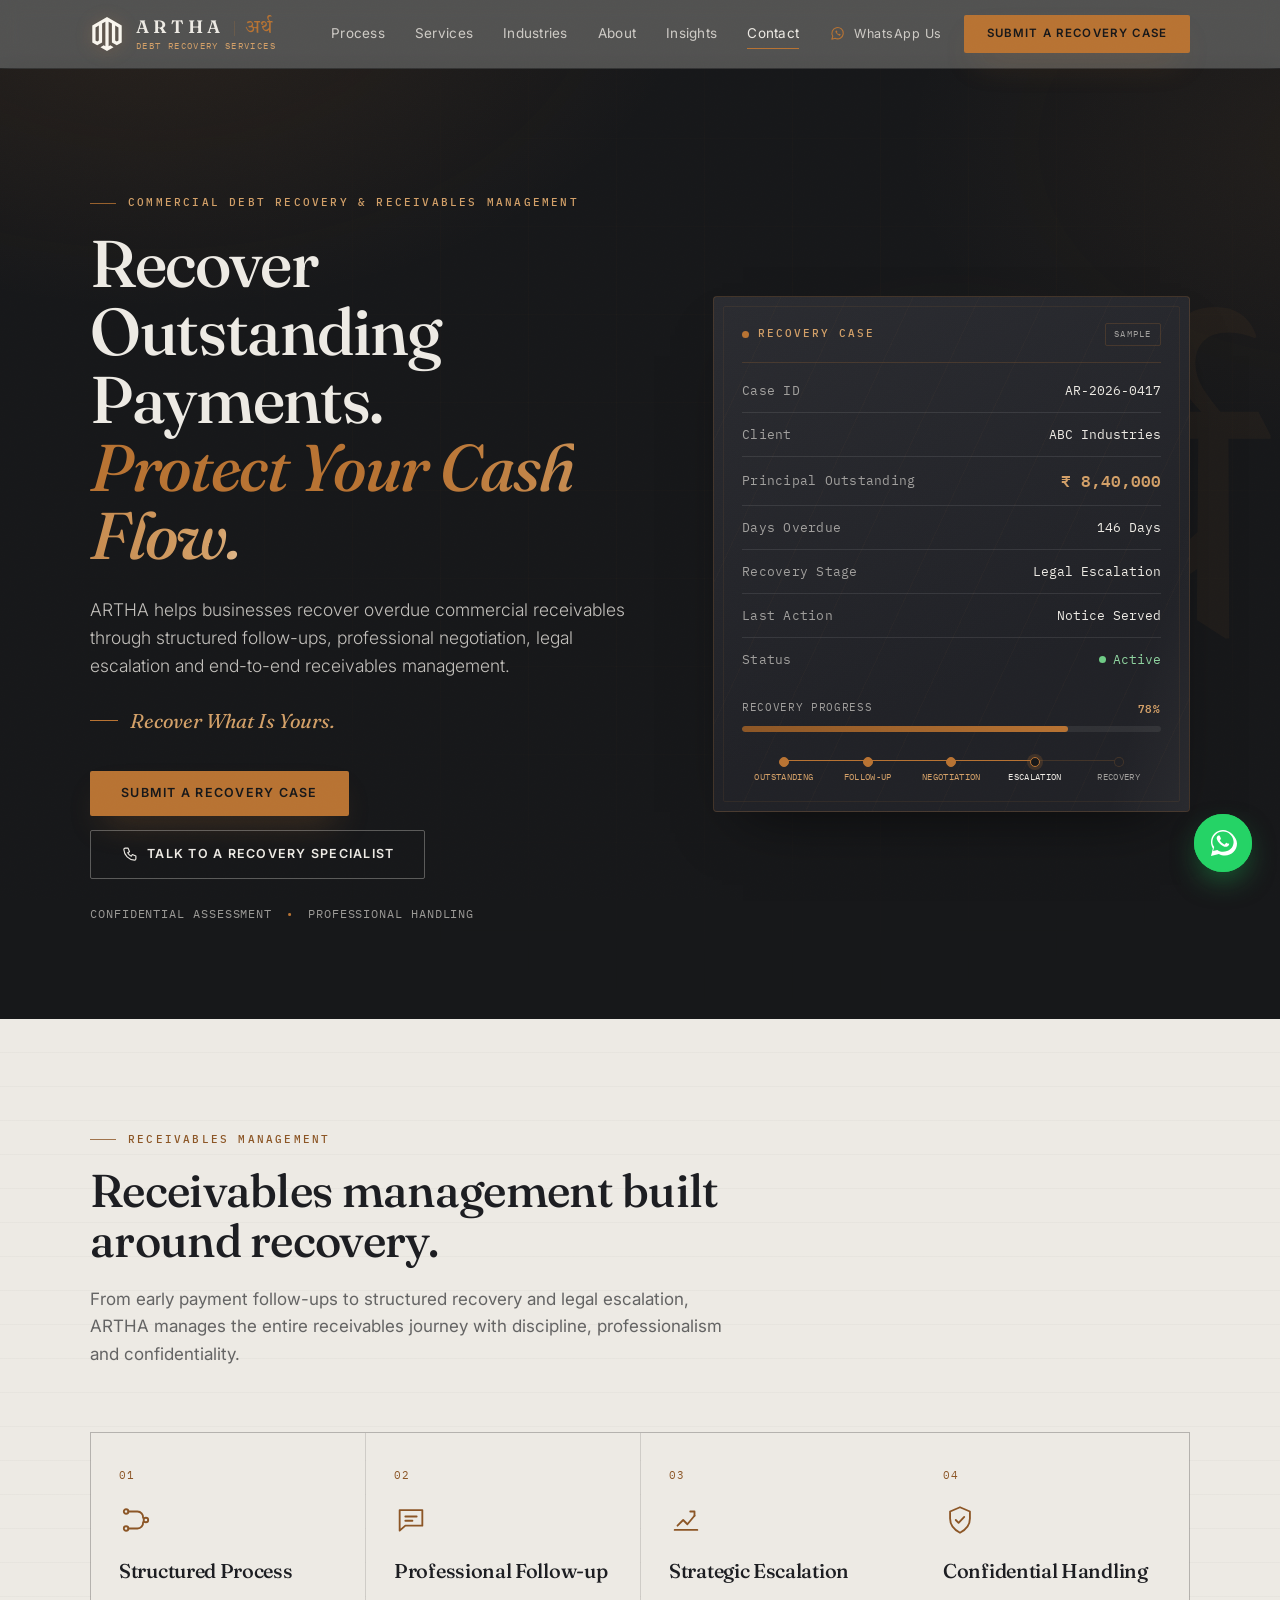
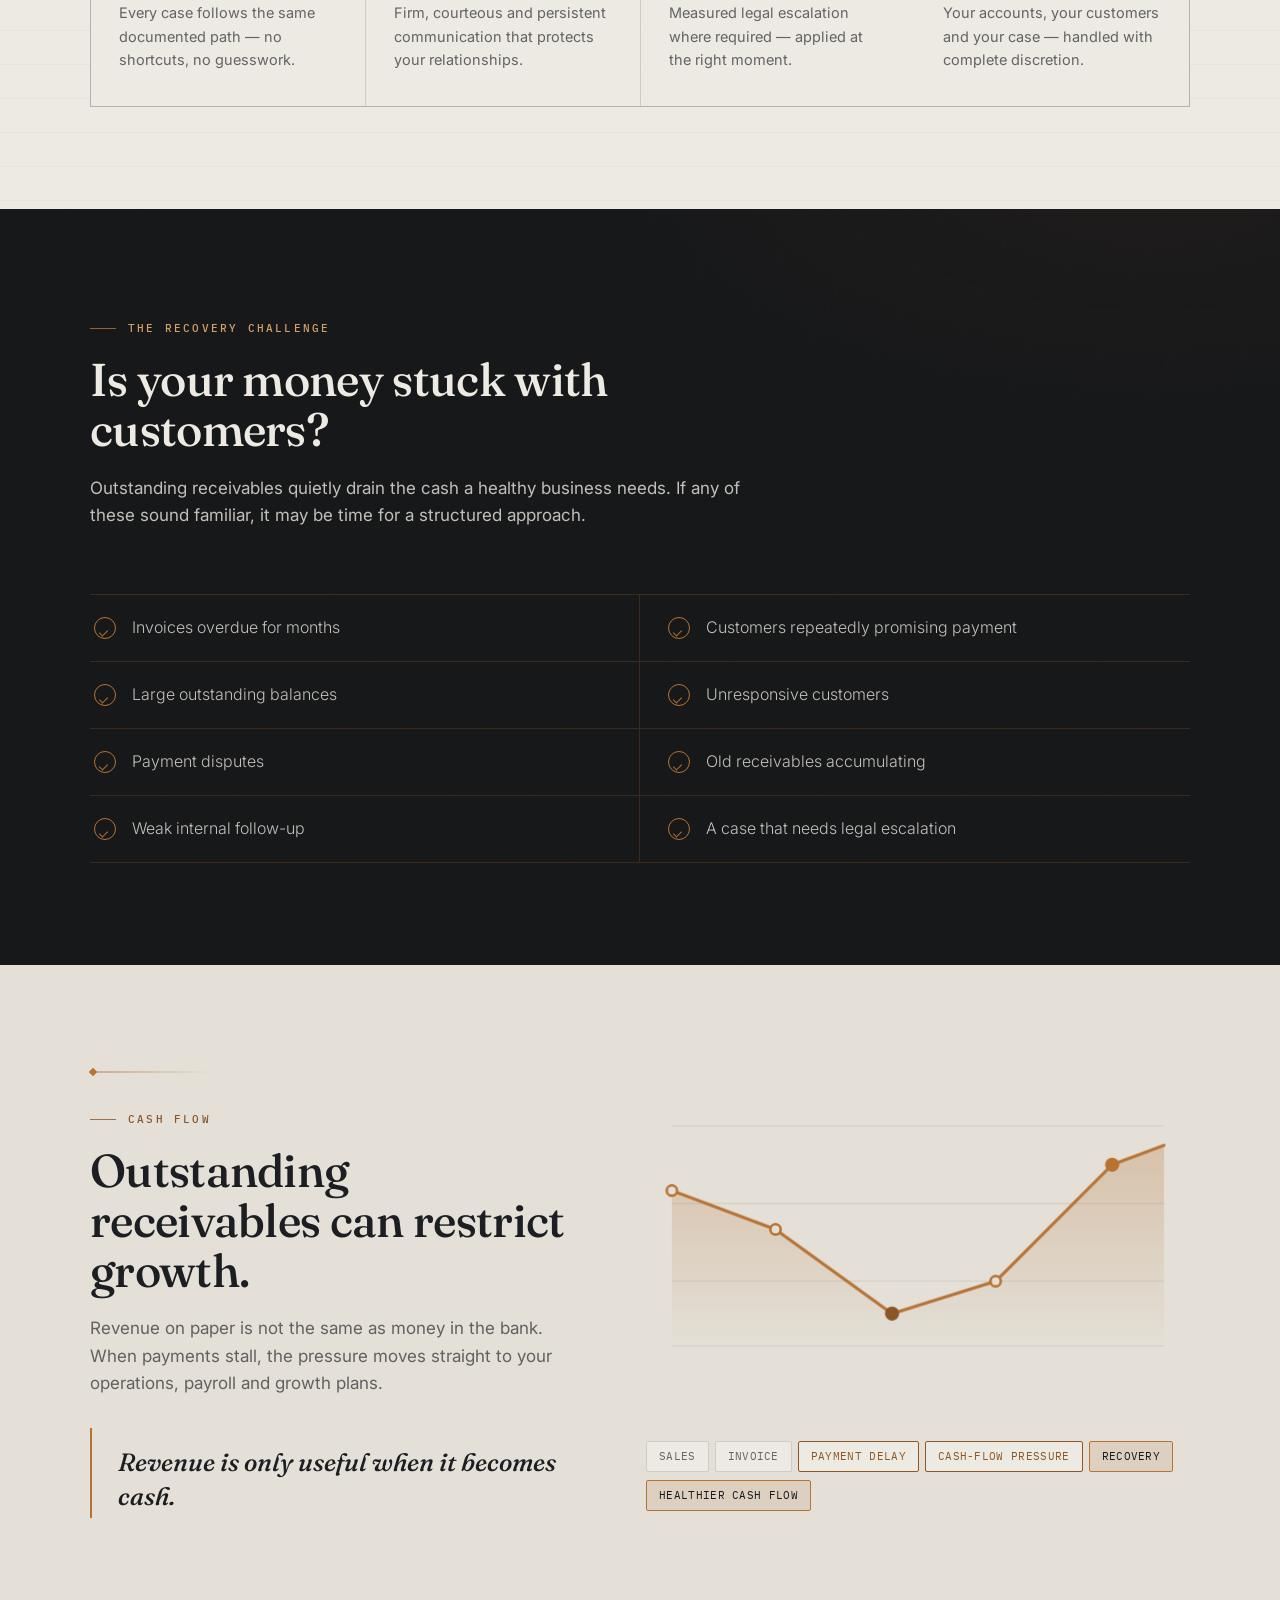
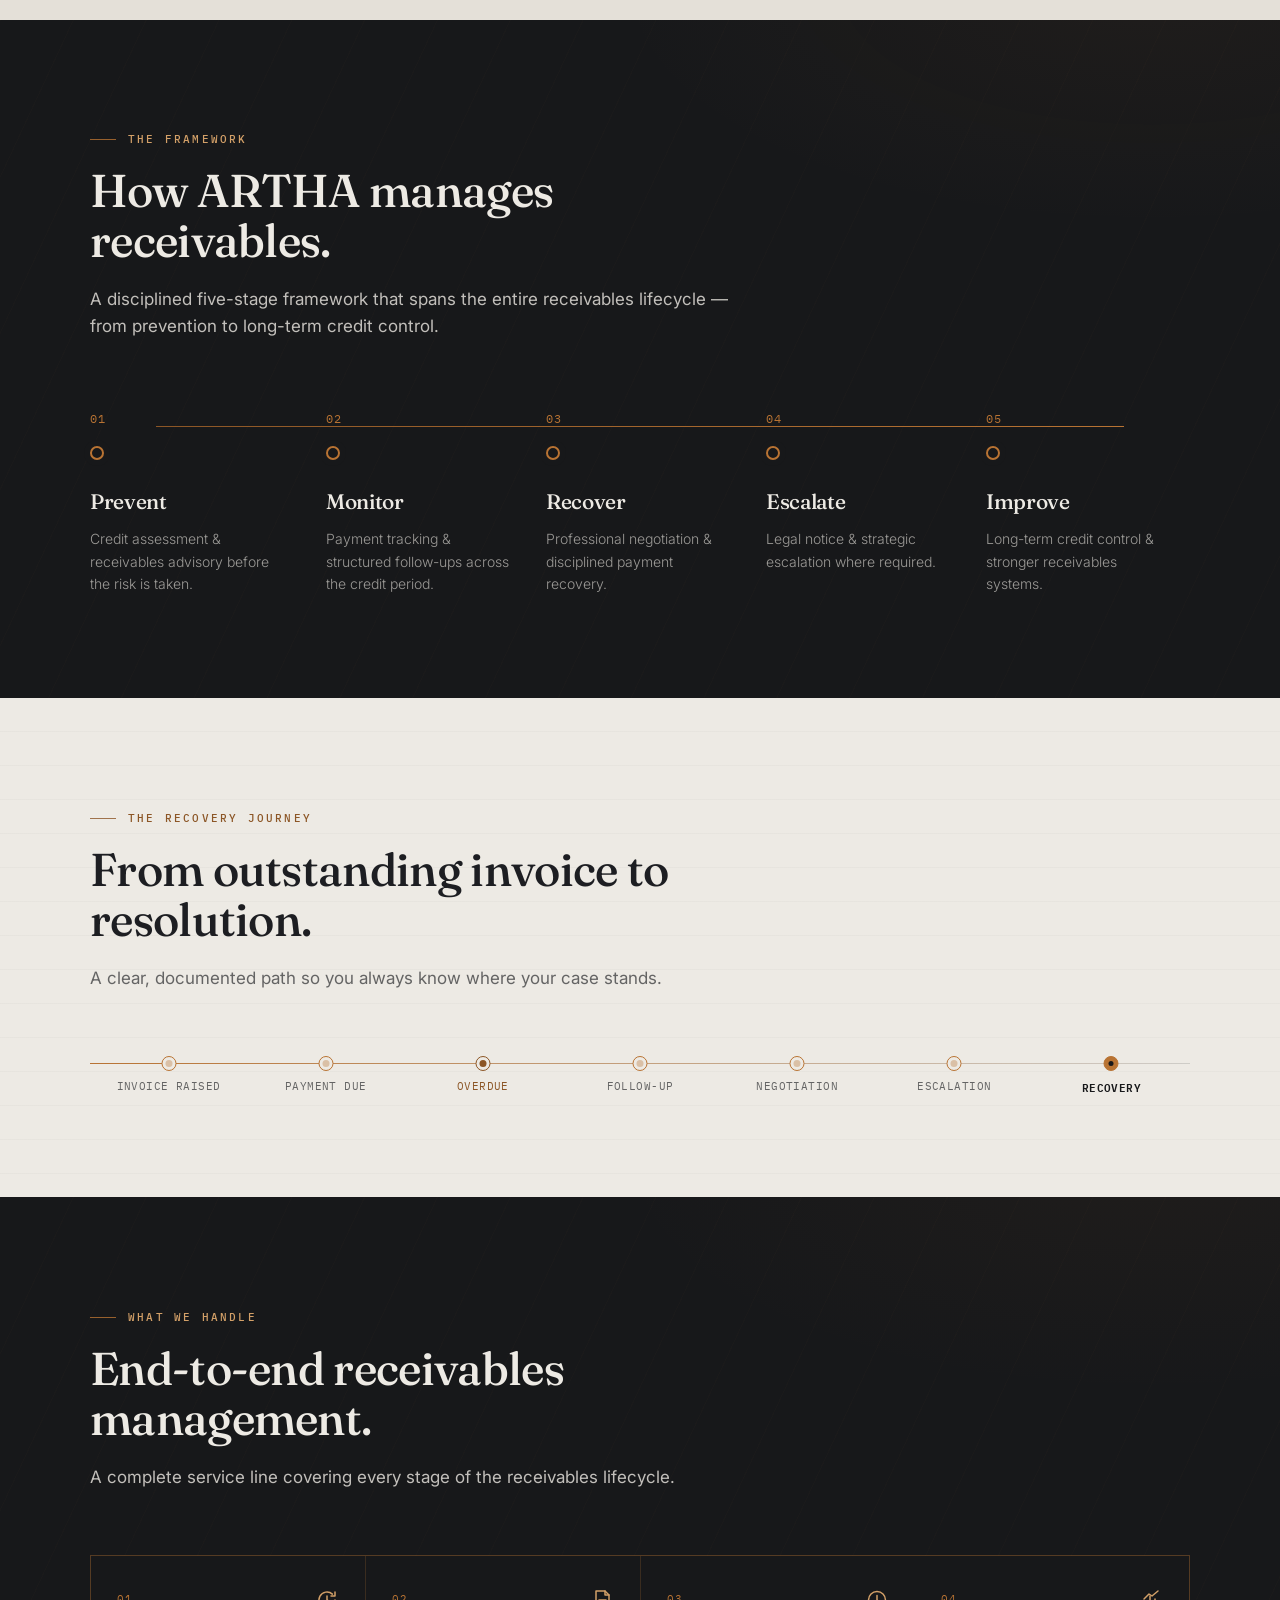
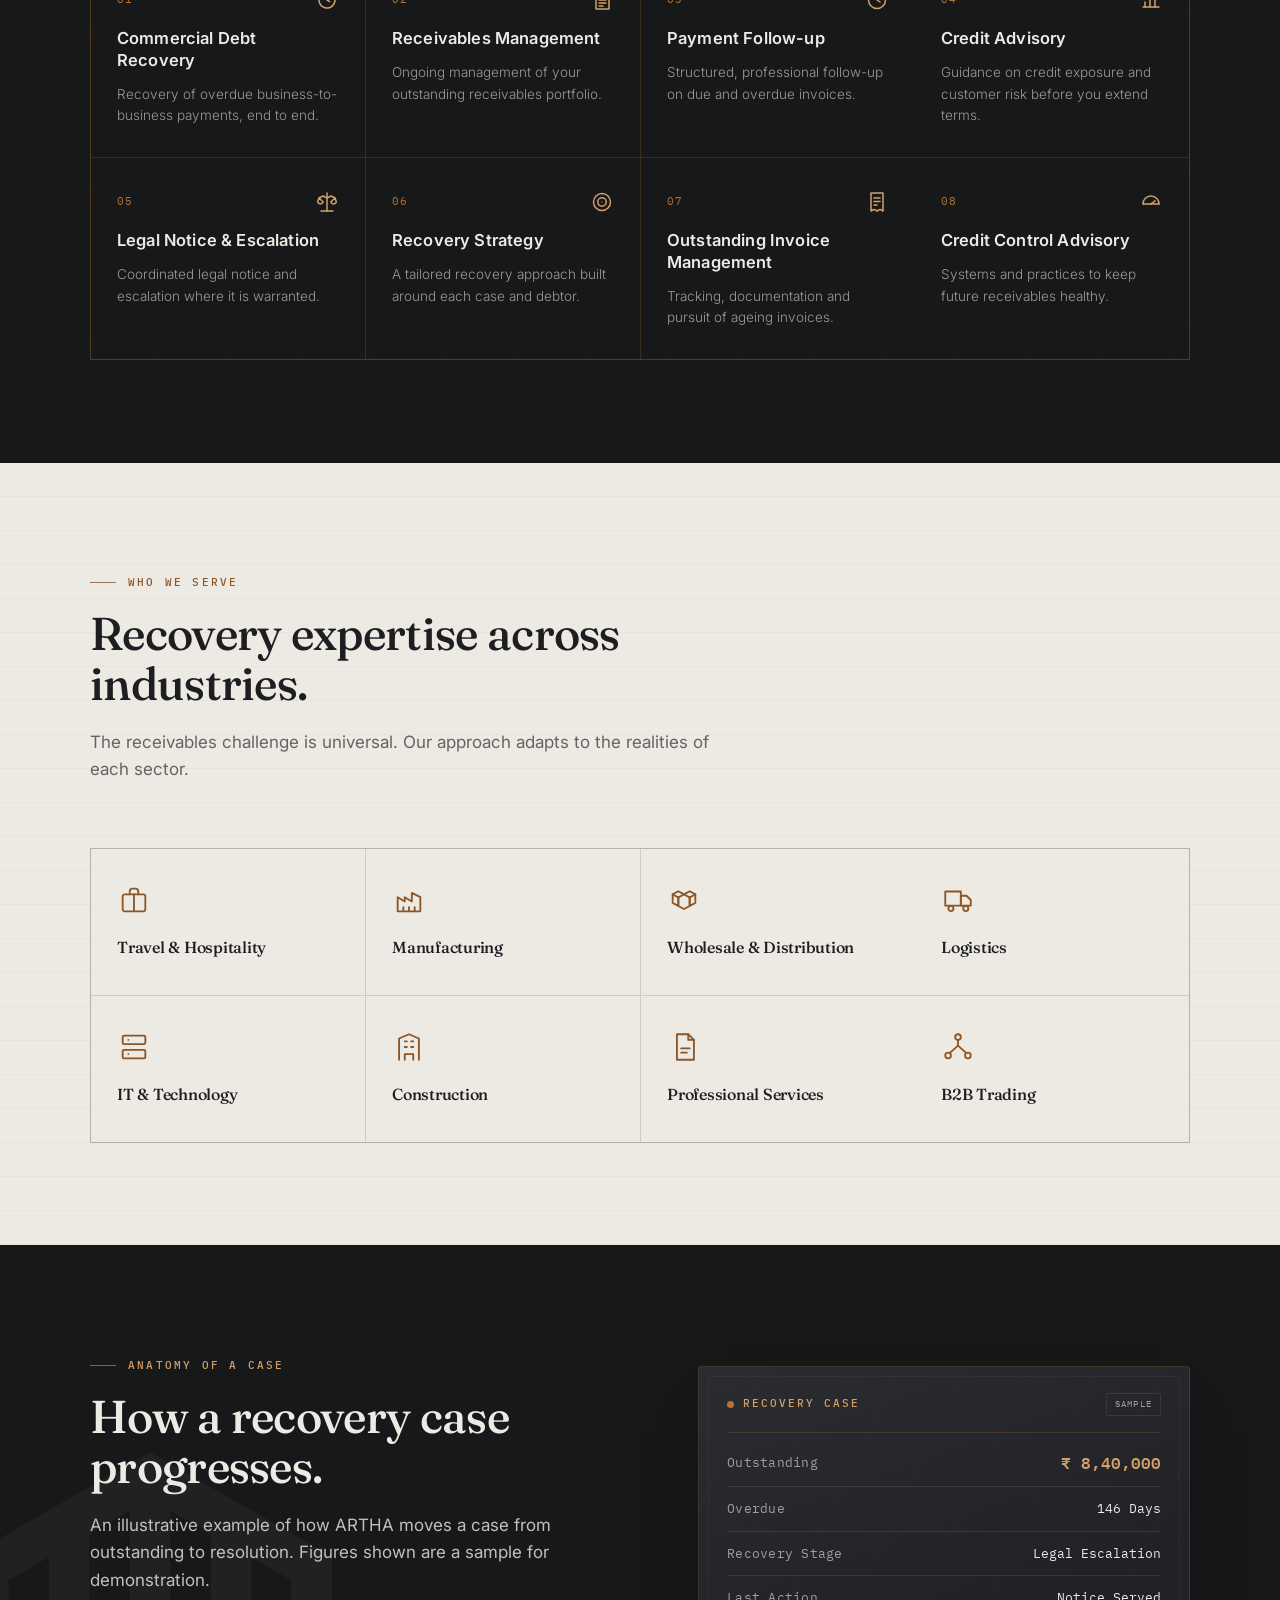
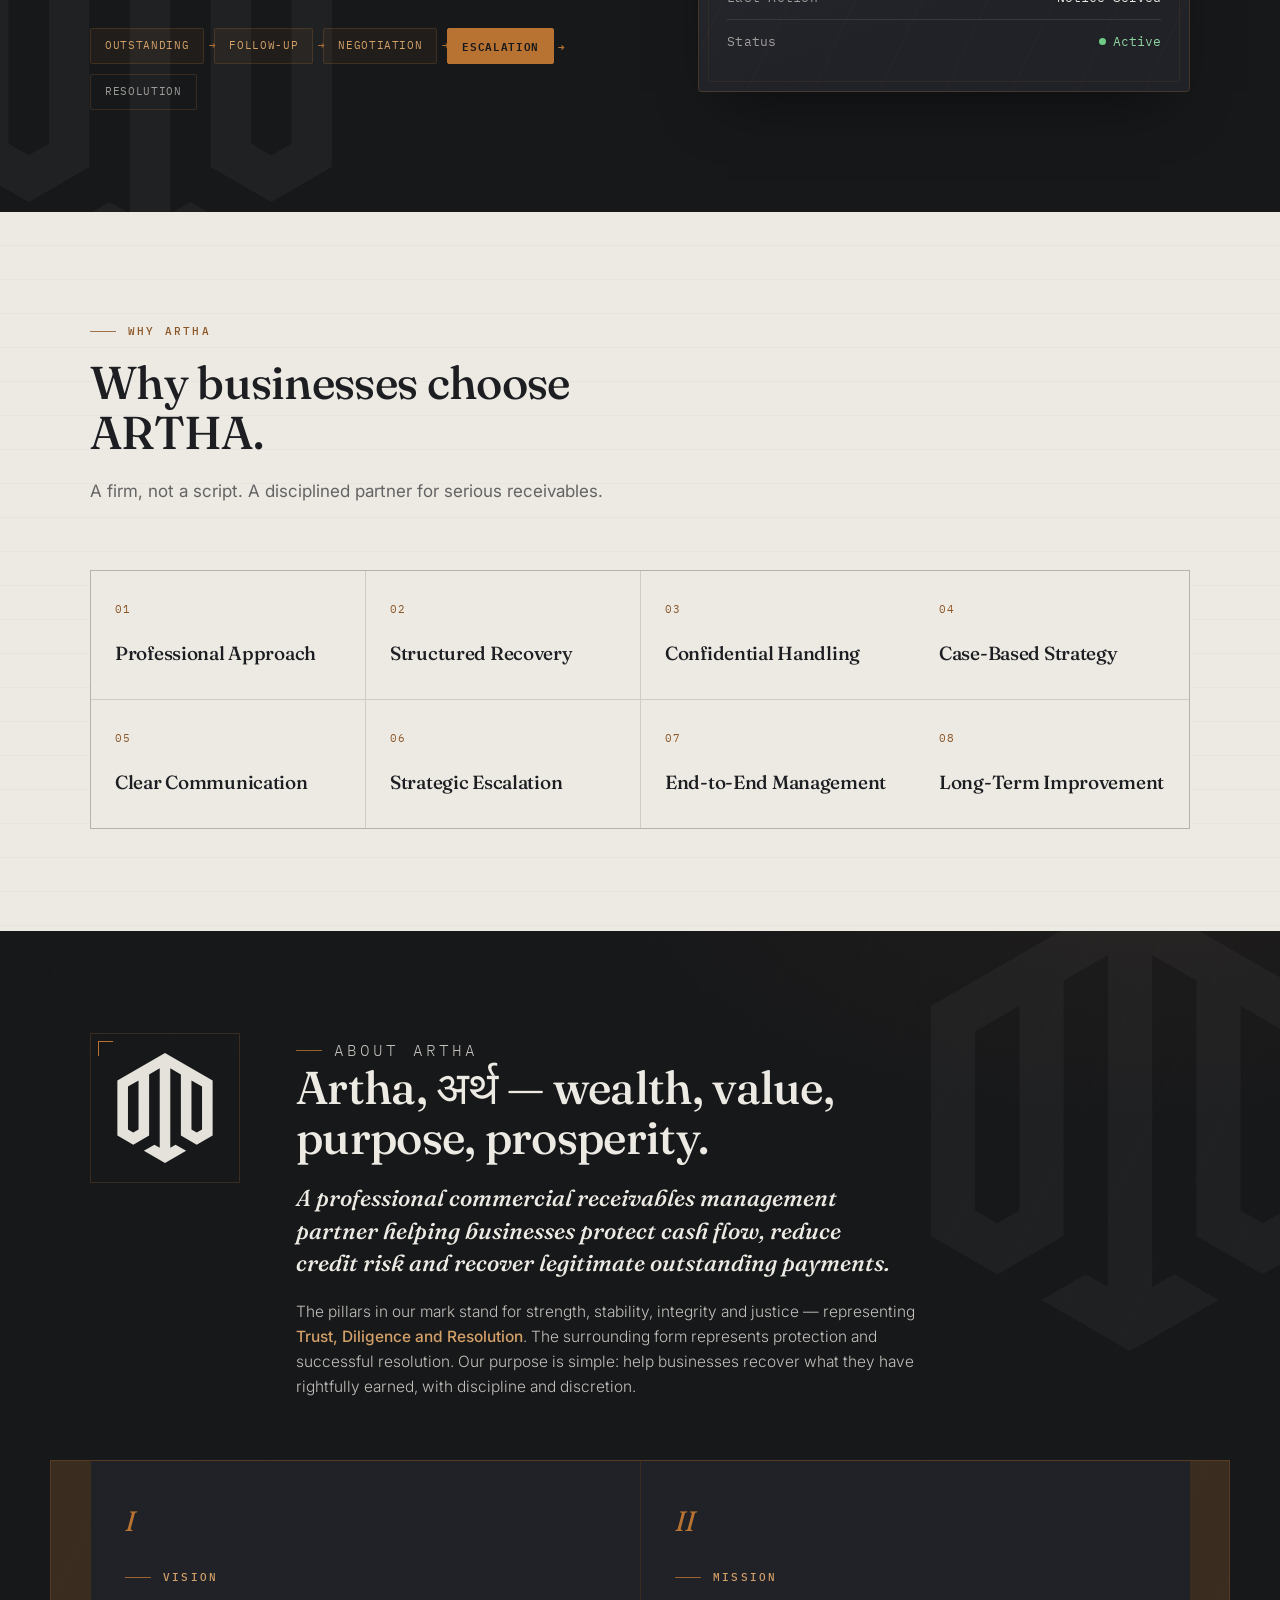
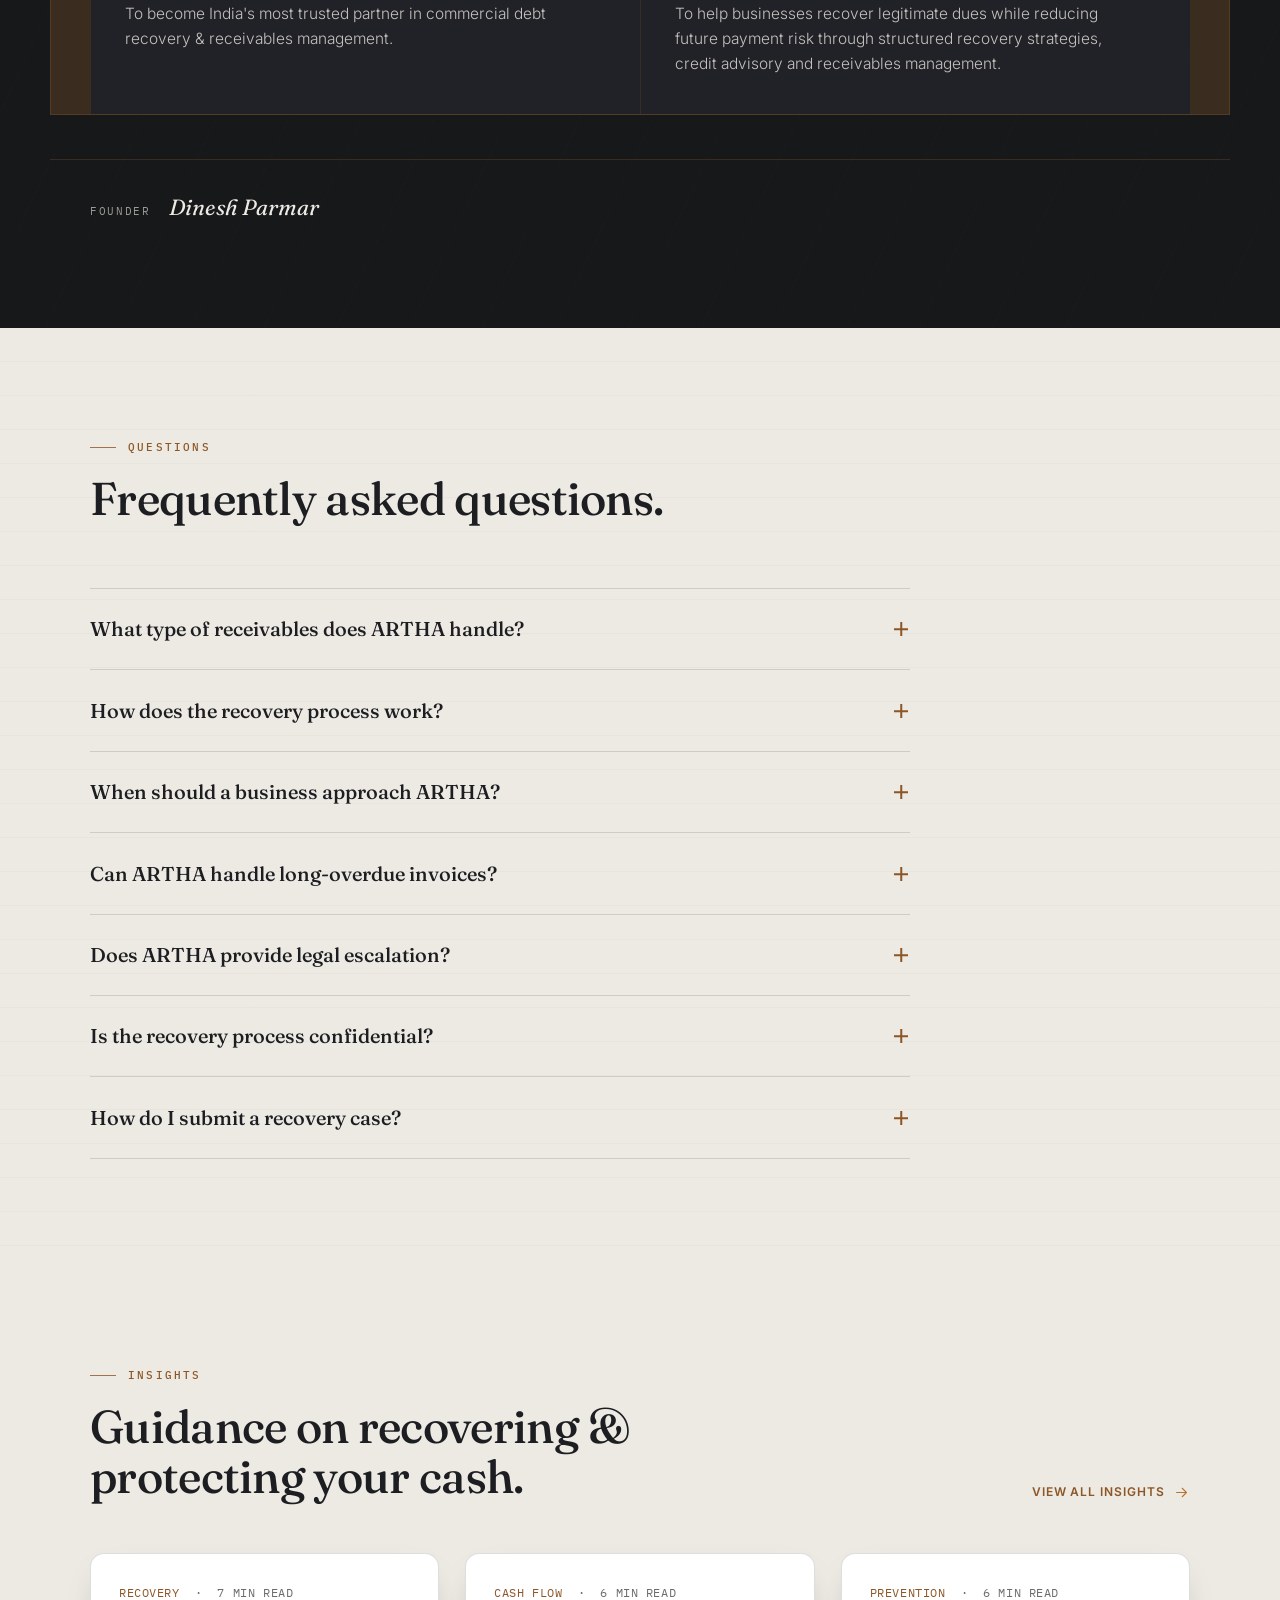
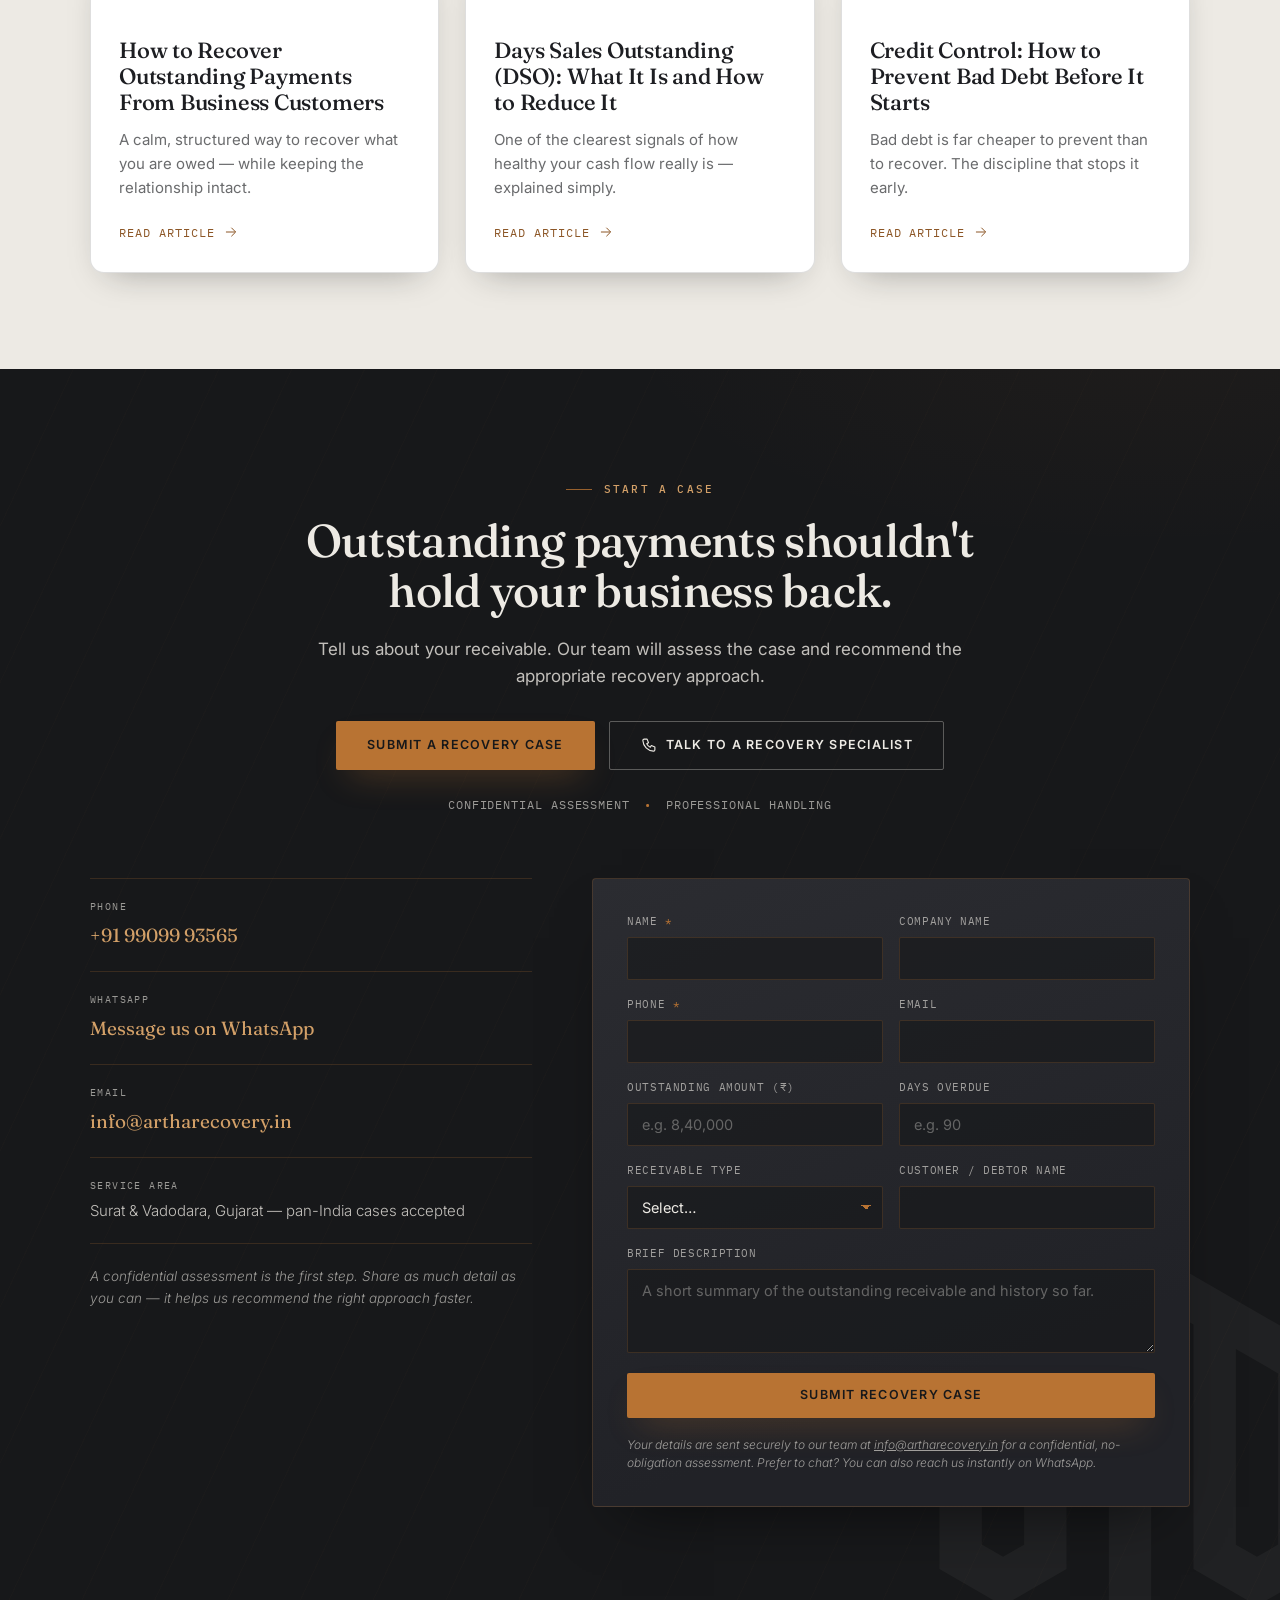
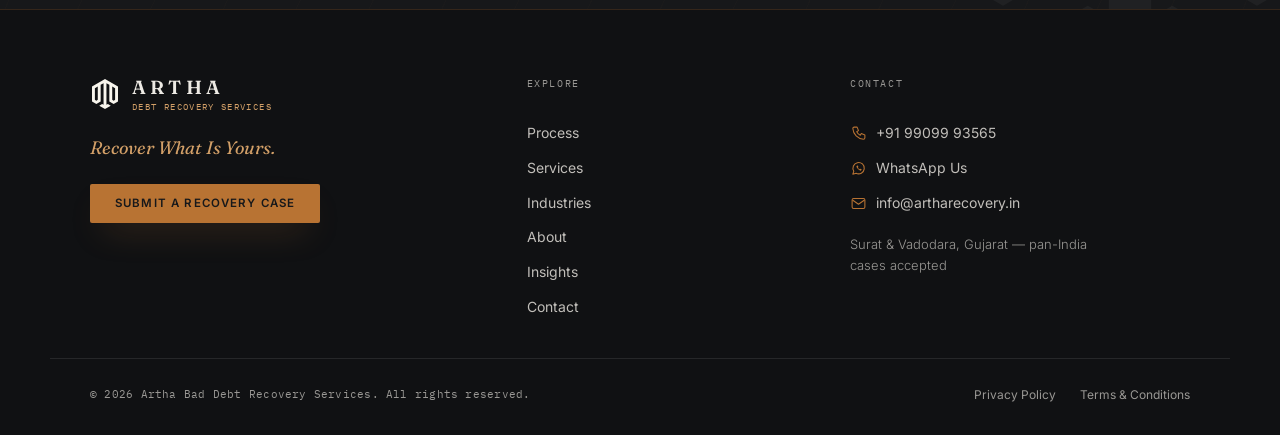
<file: index.html>
<!DOCTYPE html>
<html lang="en">
<head>
<meta charset="UTF-8">
<meta name="viewport" content="width=device-width, initial-scale=1.0">

<title>ARTHA — Commercial Debt Recovery Services</title>
<meta name="description" content="ARTHA is a commercial receivables management and business debt recovery partner. We help businesses recover outstanding payments, protect cash flow and reduce credit risk through structured follow-ups, professional negotiation and legal escalation.">
<meta name="keywords" content="Commercial Receivables Management, Commercial Debt Recovery, Business Debt Recovery, Outstanding Payment Recovery, Receivables Management Services, Invoice Recovery, Payment Recovery Services, Credit Advisory">
<meta name="theme-color" content="#17181A">
<link rel="canonical" href="https://artharecovery.in/">

<!-- Open Graph -->
<meta property="og:type" content="website">
<meta property="og:title" content="ARTHA — Commercial Debt Recovery Services">
<meta property="og:description" content="Recover outstanding payments. Protect your cash flow. ARTHA manages the entire receivables journey with discipline, professionalism and confidentiality.">
<meta property="og:site_name" content="ARTHA Debt Recovery Services">
<meta property="og:url" content="https://artharecovery.in/">
<meta property="og:image" content="https://artharecovery.in/assets/og-image.png">
<meta property="og:image:width" content="1200">
<meta property="og:image:height" content="630">
<meta name="twitter:card" content="summary_large_image">
<meta name="twitter:title" content="ARTHA — Commercial Debt Recovery Services">
<meta name="twitter:description" content="Recover What Is Yours. Commercial receivables management and business debt recovery.">
<meta name="twitter:image" content="https://artharecovery.in/assets/og-image.png">

<link rel="preconnect" href="https://fonts.googleapis.com">
<link rel="preconnect" href="https://fonts.gstatic.com" crossorigin>
<link href="https://fonts.googleapis.com/css2?family=Fraunces:ital,opsz,wght@0,9..144,400;0,9..144,500;0,9..144,600;1,9..144,500;1,9..144,600&family=Inter:wght@300;400;500;600&family=IBM+Plex+Mono:wght@400;500;600&family=Tiro+Devanagari+Sanskrit&display=swap" rel="stylesheet">
<link rel="icon" type="image/svg+xml" href="assets/favicon.svg">
<link rel="icon" type="image/png" sizes="256x256" href="assets/favicon.png">
<link rel="apple-touch-icon" href="assets/favicon.png">
<link rel="stylesheet" href="style.css">

<script type="application/ld+json">
{
  "@context": "https://schema.org",
  "@type": "ProfessionalService",
  "@id": "https://artharecovery.in/#organization",
  "name": "ARTHA Debt Recovery Services",
  "alternateName": "Artha Bad Debt Recovery Services",
  "url": "https://artharecovery.in/",
  "description": "Commercial receivables management and business debt recovery. Structured follow-ups, professional negotiation, credit advisory and legal escalation to recover outstanding payments and protect cash flow.",
  "slogan": "Recover What Is Yours.",
  "founder": { "@type": "Person", "name": "Dinesh Parmar" },
  "telephone": "+91-99099-93565",
  "email": "info@artharecovery.in",
  "address": {
    "@type": "PostalAddress",
    "addressLocality": "Surat",
    "addressRegion": "Gujarat",
    "addressCountry": "IN"
  },
  "areaServed": ["Surat", "Vadodara", "Gujarat", "India"],
  "contactPoint": {
    "@type": "ContactPoint",
    "telephone": "+91-99099-93565",
    "contactType": "customer service",
    "areaServed": "IN",
    "availableLanguage": ["en", "hi", "gu"]
  },
  "knowsAbout": ["Commercial Debt Recovery", "Receivables Management", "Credit Advisory", "Outstanding Payment Recovery", "Legal Escalation"],
  "image": "https://artharecovery.in/assets/og-image.png",
  "logo": "https://artharecovery.in/assets/favicon.png"
}
</script>
<script type="application/ld+json">
{
  "@context": "https://schema.org",
  "@type": "FAQPage",
  "mainEntity": [
    { "@type": "Question", "name": "What type of receivables does ARTHA handle?", "acceptedAnswer": { "@type": "Answer", "text": "ARTHA focuses on commercial, business-to-business receivables — overdue invoices, outstanding balances and disputed commercial payments across a range of industries." } },
    { "@type": "Question", "name": "How does the recovery process work?", "acceptedAnswer": { "@type": "Answer", "text": "We follow a structured framework: understanding your case, reviewing documentation, professional follow-up and negotiation, and strategic legal escalation where required — with clear communication throughout." } },
    { "@type": "Question", "name": "When should a business approach ARTHA?", "acceptedAnswer": { "@type": "Answer", "text": "As soon as a payment is materially overdue or a customer becomes unresponsive. Earlier engagement generally improves the likelihood and speed of recovery." } },
    { "@type": "Question", "name": "Can ARTHA handle long-overdue invoices?", "acceptedAnswer": { "@type": "Answer", "text": "Yes. We regularly work on ageing receivables. While older cases can be more complex, a structured approach and appropriate escalation can still make a meaningful difference." } },
    { "@type": "Question", "name": "Does ARTHA provide legal escalation?", "acceptedAnswer": { "@type": "Answer", "text": "Where a case warrants it, we coordinate legal notices and strategic escalation as part of a considered recovery strategy — applied at the right stage, not as a first resort." } },
    { "@type": "Question", "name": "Is the recovery process confidential?", "acceptedAnswer": { "@type": "Answer", "text": "Yes. Your accounts, customer details and case information are handled with strict confidentiality and professional discretion at every stage." } },
    { "@type": "Question", "name": "How do I submit a recovery case?", "acceptedAnswer": { "@type": "Answer", "text": "Use the case submission form on the website, or reach us directly on WhatsApp or by phone. We begin with a confidential assessment and recommend the appropriate recovery approach." } }
  ]
}
</script>
</head>
<body>

<a class="skip-link" href="#main">Skip to content</a>
<div class="scroll-progress" id="scrollProgress" aria-hidden="true"></div>
<div class="grain" aria-hidden="true"></div>

<!-- ICON SYSTEM (single consistent thin-line ARTHA set) -->
<svg width="0" height="0" class="icon-defs" aria-hidden="true" focusable="false" style="position:absolute">
  <defs>
    <symbol id="ic-structure" viewBox="0 0 24 24"><circle cx="5" cy="6" r="1.6"/><circle cx="5" cy="18" r="1.6"/><circle cx="19" cy="12" r="1.6"/><path d="M6.6 6H13a4 4 0 0 1 4 4.4M6.6 18H13a4 4 0 0 0 4-4.4"/></symbol>
    <symbol id="ic-followup" viewBox="0 0 24 24"><path d="M4 5h16v11H8l-4 3.5z"/><path d="M8 9.5h8M8 12.5h5"/></symbol>
    <symbol id="ic-escalate" viewBox="0 0 24 24"><path d="M4 19h16"/><path d="M6 16l4-4 3 3 5-6"/><path d="M18 6h-3M18 6v3"/></symbol>
    <symbol id="ic-shield" viewBox="0 0 24 24"><path d="M12 3l7 3v5c0 4.6-3 8-7 10-4-2-7-5.4-7-10V6z"/><path d="M9 12l2 2 4-4.2"/></symbol>
    <symbol id="ic-recover" viewBox="0 0 24 24"><path d="M20 12a8 8 0 1 1-2.6-5.9"/><path d="M20 4v4h-4"/><path d="M12 8v4l2.6 1.6"/></symbol>
    <symbol id="ic-ledger" viewBox="0 0 24 24"><path d="M6 3h9l4 4v14H6z"/><path d="M15 3v4h4"/><path d="M9 12h7M9 15h7M9 18h4"/></symbol>
    <symbol id="ic-clock" viewBox="0 0 24 24"><circle cx="12" cy="12" r="8.5"/><path d="M12 7.5V12l3 2"/></symbol>
    <symbol id="ic-advisory" viewBox="0 0 24 24"><path d="M4 19h16"/><path d="M6 19v-5M11 19V8M16 19v-8"/><path d="M5 11l5-5 3 2 6-5"/></symbol>
    <symbol id="ic-legal" viewBox="0 0 24 24"><path d="M12 3v18"/><path d="M6 21h12"/><path d="M4 8l4-2 4 2M20 8l-4-2-4 2"/><path d="M4 8l-1.4 4a3 3 0 0 0 5.6 0zM20 8l1.4 4a3 3 0 0 1-5.6 0z"/></symbol>
    <symbol id="ic-strategy" viewBox="0 0 24 24"><circle cx="12" cy="12" r="8.5"/><circle cx="12" cy="12" r="4.2"/><circle cx="12" cy="12" r="0.6" fill="currentColor" stroke="none"/></symbol>
    <symbol id="ic-invoice" viewBox="0 0 24 24"><path d="M6 3h12v18l-3-1.6-3 1.6-3-1.6L6 21z"/><path d="M9 8h6M9 11.5h6M9 15h3"/></symbol>
    <symbol id="ic-control" viewBox="0 0 24 24"><path d="M4 14a8 8 0 0 1 16 0"/><path d="M4 14h16"/><path d="M12 14l4-3.2"/><circle cx="12" cy="14" r="1" fill="currentColor" stroke="none"/></symbol>
    <symbol id="ic-travel" viewBox="0 0 24 24"><rect x="4" y="8" width="16" height="12" rx="1.5"/><path d="M9 8V6a2 2 0 0 1 2-2h2a2 2 0 0 1 2 2v2"/><path d="M12 8v12"/></symbol>
    <symbol id="ic-factory" viewBox="0 0 24 24"><path d="M4 20V10l5 3V10l5 3V7l6 3v10z"/><path d="M8 20v-3M12 20v-3M16 20v-3"/></symbol>
    <symbol id="ic-boxes" viewBox="0 0 24 24"><path d="M4 8l4-2.2L12 8l-4 2.2zM12 8l4-2.2L20 8l-4 2.2z"/><path d="M4 8v6l4 2.2V10M20 8v6l-4 2.2V10"/><path d="M8 10.2v6l4 2.2 4-2.2v-6"/></symbol>
    <symbol id="ic-truck" viewBox="0 0 24 24"><path d="M3 6h11v10H3z"/><path d="M14 9h4l3 3v4h-7z"/><circle cx="7" cy="18" r="1.8"/><circle cx="17.5" cy="18" r="1.8"/></symbol>
    <symbol id="ic-server" viewBox="0 0 24 24"><rect x="4" y="4" width="16" height="6" rx="1"/><rect x="4" y="14" width="16" height="6" rx="1"/><path d="M8 7h.01M8 17h.01"/></symbol>
    <symbol id="ic-building" viewBox="0 0 24 24"><path d="M5 21V6l7-3 7 3v15"/><path d="M9 21v-4h6v4"/><path d="M9 8h1.5M13.5 8H15M9 12h1.5M13.5 12H15"/></symbol>
    <symbol id="ic-document" viewBox="0 0 24 24"><path d="M7 3h8l4 4v14H7z"/><path d="M15 3v4h4"/><path d="M10 13h6M10 16h4"/></symbol>
    <symbol id="ic-network" viewBox="0 0 24 24"><circle cx="12" cy="5" r="2"/><circle cx="5" cy="18" r="2"/><circle cx="19" cy="18" r="2"/><path d="M12 7v4M12 11l-5.5 5M12 11l5.5 5"/></symbol>
    <symbol id="ic-arrow" viewBox="0 0 24 24"><path d="M5 12h13M13 6l6 6-6 6"/></symbol>
    <symbol id="ic-phone" viewBox="0 0 24 24"><path d="M6 3h4l2 5-2.5 1.5a11 11 0 0 0 5 5L16 12l5 2v4a2 2 0 0 1-2 2A16 16 0 0 1 4 5a2 2 0 0 1 2-2z"/></symbol>
    <symbol id="ic-whatsapp" viewBox="0 0 24 24"><path d="M4 20l1.4-4.2A8 8 0 1 1 8.6 18.7z"/><path d="M9 9.2c.4 2.2 3.6 5.4 5.8 5.8.7.1 1.4-.6 1.6-1.2.1-.3 0-.5-.2-.6l-1.7-.9c-.2-.1-.4 0-.6.2l-.4.5c-1-.4-2-1.4-2.4-2.4l.5-.4c.2-.2.3-.4.2-.6l-.9-1.7c-.1-.2-.3-.3-.6-.2-.6.2-1.3.9-1.2 1.6z" fill="currentColor" stroke="none"/></symbol>
    <symbol id="ic-mail" viewBox="0 0 24 24"><rect x="3" y="5" width="18" height="14" rx="2"/><path d="M4 7.5l8 5.5 8-5.5"/></symbol>
  </defs>
</svg>

<header class="site-header" id="siteHeader">
  <div class="wrap header-row">
    <a class="brand" href="#top" aria-label="ARTHA Debt Recovery Services — home">
      <img class="brand-mark" src="assets/logo-mark-white.svg" width="34" height="34" alt="">
      <span class="brand-word">
        <span class="brand-lockup"><span class="brand-en">ARTHA</span><span class="brand-sanskrit" lang="sa">अर्थ</span></span>
        <span class="brand-sub">Debt Recovery Services</span>
      </span>
    </a>

    <nav class="main-nav" aria-label="Primary">
      <a href="#process">Process</a>
      <a href="#services">Services</a>
      <a href="#industries">Industries</a>
      <a href="#about">About</a>
      <a href="blog/">Insights</a>
      <a href="#contact">Contact</a>
    </nav>

    <div class="header-actions">
      <a class="ghost-link wa-link" href="https://wa.me/919909993565" target="_blank" rel="noopener">
        <svg class="ic ic-sm" aria-hidden="true"><use href="#ic-whatsapp"></use></svg>
        <span>WhatsApp Us</span>
      </a>
      <a class="btn btn-gold nav-cta" href="#contact">Submit a Recovery Case</a>
    </div>

    <button class="menu-toggle" aria-expanded="false" aria-controls="mobile-nav" aria-label="Open menu">
      <span></span><span></span><span></span>
    </button>
  </div>

  <nav id="mobile-nav" class="mobile-nav" aria-label="Mobile">
    <a href="#process">Process</a>
    <a href="#services">Services</a>
    <a href="#industries">Industries</a>
    <a href="#about">About</a>
    <a href="blog/">Insights</a>
    <a href="#contact">Contact</a>
    <a class="btn btn-gold" href="#contact">Submit a Recovery Case</a>
    <a class="ghost-link" href="https://wa.me/919909993565" target="_blank" rel="noopener">
      <svg class="ic ic-sm" aria-hidden="true"><use href="#ic-whatsapp"></use></svg><span>WhatsApp Us</span>
    </a>
  </nav>
</header>

<main id="main">

  <!-- ============ HERO ============ -->
  <section id="top" class="hero">
    <span class="hero-sanskrit" aria-hidden="true">अर्थ</span>
    <div class="hero-grid-lines" aria-hidden="true"></div>
    <div class="wrap hero-grid">
      <div class="hero-copy hero-anim">
        <p class="eyebrow">Commercial Debt Recovery &amp; Receivables Management</p>
        <h1>Recover Outstanding Payments.<br><span class="hero-h1-accent">Protect Your Cash Flow.</span></h1>
        <p class="hero-sub">ARTHA helps businesses recover overdue commercial receivables through structured follow-ups, professional negotiation, legal escalation and end-to-end receivables management.</p>
        <p class="hero-tagline"><span>Recover What Is Yours.</span></p>
        <div class="hero-actions">
          <a class="btn btn-gold" href="#contact">Submit a Recovery Case</a>
          <a class="btn btn-ghost" href="tel:+919909993565">
            <svg class="ic ic-sm" aria-hidden="true"><use href="#ic-phone"></use></svg>
            Talk to a Recovery Specialist
          </a>
        </div>
        <p class="hero-trust">Confidential Assessment <span class="dot">•</span> Professional Handling</p>
      </div>

      <div class="hero-visual hero-anim-card" aria-label="Illustrative recovery case dashboard" role="img">
        <div class="case-card framed">
          <div class="case-card-head">
            <span class="case-tag">
              <span class="pulse" aria-hidden="true"></span>Recovery Case
            </span>
            <span class="case-sample">Sample</span>
          </div>

          <dl class="case-rows">
            <div class="case-row"><dt>Case ID</dt><dd>AR-2026-0417</dd></div>
            <div class="case-row"><dt>Client</dt><dd>ABC Industries</dd></div>
            <div class="case-row emphasis"><dt>Principal Outstanding</dt><dd>₹ 8,40,000</dd></div>
            <div class="case-row"><dt>Days Overdue</dt><dd>146 Days</dd></div>
            <div class="case-row"><dt>Recovery Stage</dt><dd>Legal Escalation</dd></div>
            <div class="case-row"><dt>Last Action</dt><dd>Notice Served</dd></div>
            <div class="case-row"><dt>Status</dt><dd class="status-active"><span class="pulse" aria-hidden="true"></span>Active</dd></div>
          </dl>

          <div class="case-progress">
            <div class="case-progress-head">
              <span>Recovery Progress</span>
              <span class="case-progress-val" data-progress="78">0%</span>
            </div>
            <div class="progress-track"><span class="progress-fill" style="--target:78%"></span></div>
          </div>

          <ol class="case-stages" aria-hidden="true">
            <li class="done">Outstanding</li>
            <li class="done">Follow-up</li>
            <li class="done">Negotiation</li>
            <li class="current">Escalation</li>
            <li>Recovery</li>
          </ol>
        </div>
      </div>
    </div>
  </section>

  <!-- ============ VALUE / TRUST ============ -->
  <section class="value">
    <div class="wrap">
      <div class="section-head reveal">
        <p class="eyebrow eyebrow-dark">Receivables Management</p>
        <h2 class="section-title">Receivables management built around recovery.</h2>
        <p class="section-sub">From early payment follow-ups to structured recovery and legal escalation, ARTHA manages the entire receivables journey with discipline, professionalism and confidentiality.</p>
      </div>

      <div class="value-grid">
        <article class="value-card reveal">
          <span class="value-no">01</span>
          <svg class="ic ic-lg" aria-hidden="true"><use href="#ic-structure"></use></svg>
          <h3>Structured Process</h3>
          <p>Every case follows the same documented path — no shortcuts, no guesswork.</p>
        </article>
        <article class="value-card reveal">
          <span class="value-no">02</span>
          <svg class="ic ic-lg" aria-hidden="true"><use href="#ic-followup"></use></svg>
          <h3>Professional Follow-up</h3>
          <p>Firm, courteous and persistent communication that protects your relationships.</p>
        </article>
        <article class="value-card reveal">
          <span class="value-no">03</span>
          <svg class="ic ic-lg" aria-hidden="true"><use href="#ic-escalate"></use></svg>
          <h3>Strategic Escalation</h3>
          <p>Measured legal escalation where required — applied at the right moment.</p>
        </article>
        <article class="value-card reveal">
          <span class="value-no">04</span>
          <svg class="ic ic-lg" aria-hidden="true"><use href="#ic-shield"></use></svg>
          <h3>Confidential Handling</h3>
          <p>Your accounts, your customers and your case — handled with complete discretion.</p>
        </article>
      </div>
    </div>
  </section>

  <!-- ============ PROBLEM ============ -->
  <section class="problem">
    <div class="wrap">
      <div class="section-head reveal">
        <p class="eyebrow">The recovery challenge</p>
        <h2 class="section-title section-title-light">Is your money stuck with customers?</h2>
        <p class="section-sub section-sub-light">Outstanding receivables quietly drain the cash a healthy business needs. If any of these sound familiar, it may be time for a structured approach.</p>
      </div>

      <ul class="problem-list">
        <li class="reveal"><span class="tick" aria-hidden="true"></span>Invoices overdue for months</li>
        <li class="reveal"><span class="tick" aria-hidden="true"></span>Customers repeatedly promising payment</li>
        <li class="reveal"><span class="tick" aria-hidden="true"></span>Large outstanding balances</li>
        <li class="reveal"><span class="tick" aria-hidden="true"></span>Unresponsive customers</li>
        <li class="reveal"><span class="tick" aria-hidden="true"></span>Payment disputes</li>
        <li class="reveal"><span class="tick" aria-hidden="true"></span>Old receivables accumulating</li>
        <li class="reveal"><span class="tick" aria-hidden="true"></span>Weak internal follow-up</li>
        <li class="reveal"><span class="tick" aria-hidden="true"></span>A case that needs legal escalation</li>
      </ul>
    </div>
  </section>

  <!-- ============ CASH FLOW GRAPHIC ============ -->
  <section class="cashflow">
    <div class="wrap cashflow-grid">
      <div class="cashflow-copy reveal">
        <div class="ornament" aria-hidden="true"></div>
        <p class="eyebrow eyebrow-dark">Cash flow</p>
        <h2 class="section-title">Outstanding receivables can restrict growth.</h2>
        <p class="section-sub">Revenue on paper is not the same as money in the bank. When payments stall, the pressure moves straight to your operations, payroll and growth plans.</p>
        <blockquote class="pull-quote">Revenue is only useful when it becomes cash.</blockquote>
      </div>

      <figure class="cashflow-figure reveal" aria-label="Cash flow dips under payment delay and recovers after receivables recovery">
        <svg class="cashflow-svg" viewBox="0 0 420 260" role="img" preserveAspectRatio="xMidYMid meet">
          <defs>
            <linearGradient id="cfFill" x1="0" y1="0" x2="0" y2="1">
              <stop offset="0%" stop-color="rgba(184,115,51,0.28)"/>
              <stop offset="100%" stop-color="rgba(184,115,51,0)"/>
            </linearGradient>
          </defs>
          <!-- baseline grid -->
          <g class="cf-grid">
            <line x1="20" y1="40" x2="400" y2="40"/>
            <line x1="20" y1="100" x2="400" y2="100"/>
            <line x1="20" y1="160" x2="400" y2="160"/>
            <line x1="20" y1="210" x2="400" y2="210"/>
          </g>
          <!-- area under curve -->
          <path class="cf-area" d="M20,90 L100,120 L190,185 L270,160 L360,70 L400,55 L400,210 L20,210 Z" fill="url(#cfFill)"/>
          <!-- the curve: healthy -> delay dip -> recovery -->
          <path class="cf-line" d="M20,90 L100,120 L190,185 L270,160 L360,70 L400,55"/>
          <!-- stage markers -->
          <g class="cf-nodes">
            <circle cx="20" cy="90" r="4"/>
            <circle cx="100" cy="120" r="4"/>
            <circle cx="190" cy="185" r="4.5" class="low"/>
            <circle cx="270" cy="160" r="4"/>
            <circle cx="360" cy="70" r="4.5" class="high"/>
          </g>
        </svg>
        <ol class="cashflow-steps">
          <li>Sales</li>
          <li>Invoice</li>
          <li class="low">Payment Delay</li>
          <li class="low">Cash-Flow Pressure</li>
          <li class="high">Recovery</li>
          <li class="high">Healthier Cash Flow</li>
        </ol>
      </figure>
    </div>
  </section>

  <!-- ============ PROCESS — HOW ARTHA MANAGES RECEIVABLES ============ -->
  <section id="process" class="process">
    <div class="wrap">
      <div class="section-head reveal">
        <p class="eyebrow">The framework</p>
        <h2 class="section-title section-title-light">How ARTHA manages receivables.</h2>
        <p class="section-sub section-sub-light">A disciplined five-stage framework that spans the entire receivables lifecycle — from prevention to long-term credit control.</p>
      </div>

      <ol class="stage-timeline">
        <li class="stage reveal">
          <span class="stage-no">01</span>
          <span class="stage-node" aria-hidden="true"></span>
          <h3>Prevent</h3>
          <p>Credit assessment &amp; receivables advisory before the risk is taken.</p>
        </li>
        <li class="stage reveal">
          <span class="stage-no">02</span>
          <span class="stage-node" aria-hidden="true"></span>
          <h3>Monitor</h3>
          <p>Payment tracking &amp; structured follow-ups across the credit period.</p>
        </li>
        <li class="stage reveal">
          <span class="stage-no">03</span>
          <span class="stage-node" aria-hidden="true"></span>
          <h3>Recover</h3>
          <p>Professional negotiation &amp; disciplined payment recovery.</p>
        </li>
        <li class="stage reveal">
          <span class="stage-no">04</span>
          <span class="stage-node" aria-hidden="true"></span>
          <h3>Escalate</h3>
          <p>Legal notice &amp; strategic escalation where required.</p>
        </li>
        <li class="stage reveal">
          <span class="stage-no">05</span>
          <span class="stage-node" aria-hidden="true"></span>
          <h3>Improve</h3>
          <p>Long-term credit control &amp; stronger receivables systems.</p>
        </li>
      </ol>
    </div>
  </section>

  <!-- ============ RECOVERY JOURNEY ============ -->
  <section class="journey">
    <div class="wrap">
      <div class="section-head reveal">
        <p class="eyebrow eyebrow-dark">The recovery journey</p>
        <h2 class="section-title">From outstanding invoice to resolution.</h2>
        <p class="section-sub">A clear, documented path so you always know where your case stands.</p>
      </div>

      <ol class="journey-map reveal">
        <li class="jstep"><span class="jstep-dot" aria-hidden="true"></span><span class="jstep-label">Invoice Raised</span></li>
        <li class="jstep"><span class="jstep-dot" aria-hidden="true"></span><span class="jstep-label">Payment Due</span></li>
        <li class="jstep alert"><span class="jstep-dot" aria-hidden="true"></span><span class="jstep-label">Overdue</span></li>
        <li class="jstep"><span class="jstep-dot" aria-hidden="true"></span><span class="jstep-label">Follow-up</span></li>
        <li class="jstep"><span class="jstep-dot" aria-hidden="true"></span><span class="jstep-label">Negotiation</span></li>
        <li class="jstep"><span class="jstep-dot" aria-hidden="true"></span><span class="jstep-label">Escalation</span></li>
        <li class="jstep resolved"><span class="jstep-dot" aria-hidden="true"></span><span class="jstep-label">Recovery</span></li>
      </ol>
    </div>
  </section>

  <!-- ============ SERVICES ============ -->
  <section id="services" class="services">
    <div class="wrap">
      <div class="section-head reveal">
        <p class="eyebrow">What we handle</p>
        <h2 class="section-title section-title-light">End-to-end receivables management.</h2>
        <p class="section-sub section-sub-light">A complete service line covering every stage of the receivables lifecycle.</p>
      </div>

      <div class="service-grid">
        <article class="service-card reveal">
          <div class="service-top"><span class="service-no">01</span><svg class="ic" aria-hidden="true"><use href="#ic-recover"></use></svg></div>
          <h3>Commercial Debt Recovery</h3>
          <p>Recovery of overdue business-to-business payments, end to end.</p>
        </article>
        <article class="service-card reveal">
          <div class="service-top"><span class="service-no">02</span><svg class="ic" aria-hidden="true"><use href="#ic-ledger"></use></svg></div>
          <h3>Receivables Management</h3>
          <p>Ongoing management of your outstanding receivables portfolio.</p>
        </article>
        <article class="service-card reveal">
          <div class="service-top"><span class="service-no">03</span><svg class="ic" aria-hidden="true"><use href="#ic-clock"></use></svg></div>
          <h3>Payment Follow-up</h3>
          <p>Structured, professional follow-up on due and overdue invoices.</p>
        </article>
        <article class="service-card reveal">
          <div class="service-top"><span class="service-no">04</span><svg class="ic" aria-hidden="true"><use href="#ic-advisory"></use></svg></div>
          <h3>Credit Advisory</h3>
          <p>Guidance on credit exposure and customer risk before you extend terms.</p>
        </article>
        <article class="service-card reveal">
          <div class="service-top"><span class="service-no">05</span><svg class="ic" aria-hidden="true"><use href="#ic-legal"></use></svg></div>
          <h3>Legal Notice &amp; Escalation</h3>
          <p>Coordinated legal notice and escalation where it is warranted.</p>
        </article>
        <article class="service-card reveal">
          <div class="service-top"><span class="service-no">06</span><svg class="ic" aria-hidden="true"><use href="#ic-strategy"></use></svg></div>
          <h3>Recovery Strategy</h3>
          <p>A tailored recovery approach built around each case and debtor.</p>
        </article>
        <article class="service-card reveal">
          <div class="service-top"><span class="service-no">07</span><svg class="ic" aria-hidden="true"><use href="#ic-invoice"></use></svg></div>
          <h3>Outstanding Invoice Management</h3>
          <p>Tracking, documentation and pursuit of ageing invoices.</p>
        </article>
        <article class="service-card reveal">
          <div class="service-top"><span class="service-no">08</span><svg class="ic" aria-hidden="true"><use href="#ic-control"></use></svg></div>
          <h3>Credit Control Advisory</h3>
          <p>Systems and practices to keep future receivables healthy.</p>
        </article>
      </div>
    </div>
  </section>

  <!-- ============ INDUSTRIES ============ -->
  <section id="industries" class="industries">
    <div class="wrap">
      <div class="section-head reveal">
        <p class="eyebrow eyebrow-dark">Who we serve</p>
        <h2 class="section-title">Recovery expertise across industries.</h2>
        <p class="section-sub">The receivables challenge is universal. Our approach adapts to the realities of each sector.</p>
      </div>

      <div class="industry-grid">
        <article class="industry-card reveal"><svg class="ic ic-lg" aria-hidden="true"><use href="#ic-travel"></use></svg><h3>Travel &amp; Hospitality</h3></article>
        <article class="industry-card reveal"><svg class="ic ic-lg" aria-hidden="true"><use href="#ic-factory"></use></svg><h3>Manufacturing</h3></article>
        <article class="industry-card reveal"><svg class="ic ic-lg" aria-hidden="true"><use href="#ic-boxes"></use></svg><h3>Wholesale &amp; Distribution</h3></article>
        <article class="industry-card reveal"><svg class="ic ic-lg" aria-hidden="true"><use href="#ic-truck"></use></svg><h3>Logistics</h3></article>
        <article class="industry-card reveal"><svg class="ic ic-lg" aria-hidden="true"><use href="#ic-server"></use></svg><h3>IT &amp; Technology</h3></article>
        <article class="industry-card reveal"><svg class="ic ic-lg" aria-hidden="true"><use href="#ic-building"></use></svg><h3>Construction</h3></article>
        <article class="industry-card reveal"><svg class="ic ic-lg" aria-hidden="true"><use href="#ic-document"></use></svg><h3>Professional Services</h3></article>
        <article class="industry-card reveal"><svg class="ic ic-lg" aria-hidden="true"><use href="#ic-network"></use></svg><h3>B2B Trading</h3></article>
      </div>
    </div>
  </section>

  <!-- ============ CASE STUDY ============ -->
  <section class="casestudy">
    <img class="casestudy-watermark" src="assets/logo-mark-white.svg" alt="" aria-hidden="true">
    <div class="wrap casestudy-grid">
      <div class="casestudy-copy reveal">
        <p class="eyebrow">Anatomy of a case</p>
        <h2 class="section-title section-title-light">How a recovery case progresses.</h2>
        <p class="section-sub section-sub-light">An illustrative example of how ARTHA moves a case from outstanding to resolution. Figures shown are a sample for demonstration.</p>

        <ol class="casestudy-flow">
          <li class="done">Outstanding</li>
          <li class="done">Follow-up</li>
          <li class="done">Negotiation</li>
          <li class="current">Escalation</li>
          <li>Resolution</li>
        </ol>
      </div>

      <div class="case-card framed reveal">
        <div class="case-card-head">
          <span class="case-tag"><span class="pulse" aria-hidden="true"></span>Recovery Case</span>
          <span class="case-sample">Sample</span>
        </div>
        <dl class="case-rows">
          <div class="case-row emphasis"><dt>Outstanding</dt><dd>₹ 8,40,000</dd></div>
          <div class="case-row"><dt>Overdue</dt><dd>146 Days</dd></div>
          <div class="case-row"><dt>Recovery Stage</dt><dd>Legal Escalation</dd></div>
          <div class="case-row"><dt>Last Action</dt><dd>Notice Served</dd></div>
          <div class="case-row"><dt>Status</dt><dd class="status-active"><span class="pulse" aria-hidden="true"></span>Active</dd></div>
        </dl>
      </div>
    </div>
  </section>

  <!-- ============ WHY ARTHA ============ -->
  <section class="why">
    <div class="wrap">
      <div class="section-head reveal">
        <p class="eyebrow eyebrow-dark">Why ARTHA</p>
        <h2 class="section-title">Why businesses choose ARTHA.</h2>
        <p class="section-sub">A firm, not a script. A disciplined partner for serious receivables.</p>
      </div>

      <div class="why-grid">
        <div class="why-item reveal"><span class="why-no">01</span><h3>Professional Approach</h3></div>
        <div class="why-item reveal"><span class="why-no">02</span><h3>Structured Recovery</h3></div>
        <div class="why-item reveal"><span class="why-no">03</span><h3>Confidential Handling</h3></div>
        <div class="why-item reveal"><span class="why-no">04</span><h3>Case-Based Strategy</h3></div>
        <div class="why-item reveal"><span class="why-no">05</span><h3>Clear Communication</h3></div>
        <div class="why-item reveal"><span class="why-no">06</span><h3>Strategic Escalation</h3></div>
        <div class="why-item reveal"><span class="why-no">07</span><h3>End-to-End Management</h3></div>
        <div class="why-item reveal"><span class="why-no">08</span><h3>Long-Term Improvement</h3></div>
      </div>
    </div>
  </section>

  <!-- ============ ABOUT ============ -->
  <section id="about" class="about">
    <img class="about-watermark" src="assets/logo-mark-white.svg" alt="" aria-hidden="true">
    <div class="wrap about-grid">
      <div class="about-mark reveal" aria-hidden="true">
        <img src="assets/logo-mark-white.svg" width="110" height="110" alt="">
      </div>
      <div class="about-copy reveal">
        <p class="eyebrow">About ARTHA</p>
        <h2 class="section-title section-title-light">Artha, अर्थ — wealth, value, purpose, prosperity.</h2>
        <p class="lede">A professional commercial receivables management partner helping businesses protect cash flow, reduce credit risk and recover legitimate outstanding payments.</p>
        <p>The pillars in our mark stand for strength, stability, integrity and justice — representing <strong>Trust, Diligence and Resolution</strong>. The surrounding form represents protection and successful resolution. Our purpose is simple: help businesses recover what they have rightfully earned, with discipline and discretion.</p>
      </div>
    </div>

    <div class="wrap vm-grid">
      <div class="vm-card reveal">
        <span class="vm-numeral">I</span>
        <p class="eyebrow">Vision</p>
        <p class="vm-text">To become India's most trusted partner in commercial debt recovery &amp; receivables management.</p>
      </div>
      <div class="vm-card reveal">
        <span class="vm-numeral">II</span>
        <p class="eyebrow">Mission</p>
        <p class="vm-text">To help businesses recover legitimate dues while reducing future payment risk through structured recovery strategies, credit advisory and receivables management.</p>
      </div>
    </div>

    <div class="wrap founder-row reveal">
      <p class="founder-label">Founder</p>
      <p class="founder-name">Dinesh Parmar</p>
    </div>
  </section>

  <!-- ============ FAQ ============ -->
  <section id="faq" class="faq">
    <div class="wrap">
      <div class="section-head reveal">
        <p class="eyebrow eyebrow-dark">Questions</p>
        <h2 class="section-title">Frequently asked questions.</h2>
      </div>

      <div class="faq-list">
        <details class="faq-item reveal">
          <summary><span>What type of receivables does ARTHA handle?</span><span class="faq-icon" aria-hidden="true"></span></summary>
          <div class="faq-body"><p>ARTHA focuses on commercial, business-to-business receivables — overdue invoices, outstanding balances and disputed commercial payments across a range of industries.</p></div>
        </details>
        <details class="faq-item reveal">
          <summary><span>How does the recovery process work?</span><span class="faq-icon" aria-hidden="true"></span></summary>
          <div class="faq-body"><p>We follow a structured framework: understanding your case, reviewing documentation, professional follow-up and negotiation, and strategic legal escalation where required — with clear communication throughout.</p></div>
        </details>
        <details class="faq-item reveal">
          <summary><span>When should a business approach ARTHA?</span><span class="faq-icon" aria-hidden="true"></span></summary>
          <div class="faq-body"><p>As soon as a payment is materially overdue or a customer becomes unresponsive. Earlier engagement generally improves the likelihood and speed of recovery.</p></div>
        </details>
        <details class="faq-item reveal">
          <summary><span>Can ARTHA handle long-overdue invoices?</span><span class="faq-icon" aria-hidden="true"></span></summary>
          <div class="faq-body"><p>Yes. We regularly work on ageing receivables. While older cases can be more complex, a structured approach and appropriate escalation can still make a meaningful difference.</p></div>
        </details>
        <details class="faq-item reveal">
          <summary><span>Does ARTHA provide legal escalation?</span><span class="faq-icon" aria-hidden="true"></span></summary>
          <div class="faq-body"><p>Where a case warrants it, we coordinate legal notices and strategic escalation as part of a considered recovery strategy — applied at the right stage, not as a first resort.</p></div>
        </details>
        <details class="faq-item reveal">
          <summary><span>Is the recovery process confidential?</span><span class="faq-icon" aria-hidden="true"></span></summary>
          <div class="faq-body"><p>Yes. Your accounts, customer details and case information are handled with strict confidentiality and professional discretion at every stage.</p></div>
        </details>
        <details class="faq-item reveal">
          <summary><span>How do I submit a recovery case?</span><span class="faq-icon" aria-hidden="true"></span></summary>
          <div class="faq-body"><p>Use the case submission form below, or reach us directly on WhatsApp or by phone. We begin with a confidential assessment and recommend the appropriate recovery approach.</p></div>
        </details>
      </div>
    </div>
  </section>

  <!-- ============ INSIGHTS TEASER ============ -->
  <section id="insights" class="insights-teaser">
    <div class="wrap">
      <div class="insights-head reveal">
        <div>
          <p class="eyebrow eyebrow-dark">Insights</p>
          <h2 class="section-title">Guidance on recovering &amp; protecting your cash.</h2>
        </div>
        <a class="ghost-link insights-all" href="blog/">View all insights <svg class="ic ic-sm" aria-hidden="true"><use href="#ic-arrow"></use></svg></a>
      </div>
      <div class="post-grid reveal">
        <a class="post-card" href="blog/recover-outstanding-payments-from-business-customers.html">
          <p class="meta"><span class="cat">Recovery</span> &nbsp;·&nbsp; 7 min read</p>
          <h3>How to Recover Outstanding Payments From Business Customers</h3>
          <p>A calm, structured way to recover what you are owed — while keeping the relationship intact.</p>
          <span class="read">Read article <svg class="ic" aria-hidden="true"><use href="#ic-arrow"></use></svg></span>
        </a>
        <a class="post-card" href="blog/days-sales-outstanding-dso-explained.html">
          <p class="meta"><span class="cat">Cash Flow</span> &nbsp;·&nbsp; 6 min read</p>
          <h3>Days Sales Outstanding (DSO): What It Is and How to Reduce It</h3>
          <p>One of the clearest signals of how healthy your cash flow really is — explained simply.</p>
          <span class="read">Read article <svg class="ic" aria-hidden="true"><use href="#ic-arrow"></use></svg></span>
        </a>
        <a class="post-card" href="blog/credit-control-prevent-bad-debt.html">
          <p class="meta"><span class="cat">Prevention</span> &nbsp;·&nbsp; 6 min read</p>
          <h3>Credit Control: How to Prevent Bad Debt Before It Starts</h3>
          <p>Bad debt is far cheaper to prevent than to recover. The discipline that stops it early.</p>
          <span class="read">Read article <svg class="ic" aria-hidden="true"><use href="#ic-arrow"></use></svg></span>
        </a>
      </div>
    </div>
  </section>

  <!-- ============ CONTACT / FINAL CTA + CASE SUBMISSION ============ -->
  <section id="contact" class="contact">
    <img class="contact-watermark" src="assets/logo-mark-white.svg" alt="" aria-hidden="true">
    <div class="wrap contact-intro reveal">
      <p class="eyebrow">Start a case</p>
      <h2 class="section-title section-title-light">Outstanding payments shouldn't hold your business back.</h2>
      <p class="section-sub section-sub-light">Tell us about your receivable. Our team will assess the case and recommend the appropriate recovery approach.</p>
      <div class="contact-cta-row">
        <a class="btn btn-gold" href="#caseForm">Submit a Recovery Case</a>
        <a class="btn btn-ghost" href="tel:+919909993565">
          <svg class="ic ic-sm" aria-hidden="true"><use href="#ic-phone"></use></svg>
          Talk to a Recovery Specialist
        </a>
      </div>
      <p class="hero-trust">Confidential Assessment <span class="dot">•</span> Professional Handling</p>
    </div>

    <div class="wrap contact-grid">
      <div class="contact-copy reveal">
        <ul class="contact-list">
          <li>
            <span>Phone</span>
            <a href="tel:+919909993565">+91 99099 93565</a>
          </li>
          <li>
            <span>WhatsApp</span>
            <a href="https://wa.me/919909993565" target="_blank" rel="noopener">Message us on WhatsApp</a>
          </li>
          <li>
            <span>Email</span>
            <a href="mailto:info@artharecovery.in">info@artharecovery.in</a>
          </li>
          <li>
            <span>Service area</span>
            <span class="contact-plain">Surat &amp; Vadodara, Gujarat — pan-India cases accepted</span>
          </li>
        </ul>
        <p class="contact-note">A confidential assessment is the first step. Share as much detail as you can — it helps us recommend the right approach faster.</p>
      </div>

      <form class="case-form" id="caseForm" action="https://formsubmit.co/info@artharecovery.in" method="POST" novalidate>
        <input type="text" name="_honey" tabindex="-1" autocomplete="off" aria-hidden="true" style="position:absolute;left:-9999px;width:1px;height:1px;opacity:0">
        <div class="form-row">
          <label>
            <span>Name <em>*</em></span>
            <input type="text" name="name" required autocomplete="name">
          </label>
          <label>
            <span>Company Name</span>
            <input type="text" name="company" autocomplete="organization">
          </label>
        </div>
        <div class="form-row">
          <label>
            <span>Phone <em>*</em></span>
            <input type="tel" name="phone" required autocomplete="tel">
          </label>
          <label>
            <span>Email</span>
            <input type="email" name="email" autocomplete="email">
          </label>
        </div>
        <div class="form-row">
          <label>
            <span>Outstanding Amount (₹)</span>
            <input type="text" name="amount" inputmode="numeric" placeholder="e.g. 8,40,000">
          </label>
          <label>
            <span>Days Overdue</span>
            <input type="text" name="overdue" inputmode="numeric" placeholder="e.g. 90">
          </label>
        </div>
        <div class="form-row">
          <label>
            <span>Receivable Type</span>
            <select name="type">
              <option value="">Select…</option>
              <option>Commercial invoice</option>
              <option>Multiple invoices</option>
              <option>Disputed payment</option>
              <option>Long-overdue balance</option>
              <option>Other</option>
            </select>
          </label>
          <label>
            <span>Customer / Debtor Name</span>
            <input type="text" name="debtor">
          </label>
        </div>
        <label>
          <span>Brief Description</span>
          <textarea name="description" rows="3" placeholder="A short summary of the outstanding receivable and history so far."></textarea>
        </label>
        <button type="submit" class="btn btn-gold btn-block">Submit Recovery Case</button>
        <p class="form-note">Your details are sent securely to our team at <a href="mailto:info@artharecovery.in">info@artharecovery.in</a> for a confidential, no-obligation assessment. Prefer to chat? You can also reach us instantly on WhatsApp.</p>
      </form>
    </div>
  </section>

</main>

<footer class="site-footer">
  <div class="wrap footer-top">
    <div class="footer-brand">
      <div class="brand brand-footer">
        <img src="assets/logo-mark-white.svg" width="30" height="30" alt="">
        <span class="brand-word">
          <span class="brand-en">ARTHA</span>
          <span class="brand-sub">Debt Recovery Services</span>
        </span>
      </div>
      <p class="footer-tag">Recover What Is Yours.</p>
      <a class="btn btn-gold footer-cta" href="#contact">Submit a Recovery Case</a>
    </div>

    <nav class="footer-nav" aria-label="Footer">
      <p class="footer-col-title">Explore</p>
      <a href="#process">Process</a>
      <a href="#services">Services</a>
      <a href="#industries">Industries</a>
      <a href="#about">About</a>
      <a href="blog/">Insights</a>
      <a href="#contact">Contact</a>
    </nav>

    <div class="footer-contact">
      <p class="footer-col-title">Contact</p>
      <a href="tel:+919909993565"><svg class="ic ic-sm" aria-hidden="true"><use href="#ic-phone"></use></svg>+91 99099 93565</a>
      <a href="https://wa.me/919909993565" target="_blank" rel="noopener"><svg class="ic ic-sm" aria-hidden="true"><use href="#ic-whatsapp"></use></svg>WhatsApp Us</a>
      <a href="mailto:info@artharecovery.in"><svg class="ic ic-sm" aria-hidden="true"><use href="#ic-mail"></use></svg>info@artharecovery.in</a>
      <p class="footer-area">Surat &amp; Vadodara, Gujarat — pan-India cases accepted</p>
    </div>
  </div>

  <div class="wrap footer-bottom">
    <p class="footer-copy">&copy; 2026 Artha Bad Debt Recovery Services. All rights reserved.</p>
    <nav class="footer-legal" aria-label="Legal">
      <a href="privacy.html">Privacy Policy</a>
      <a href="terms.html">Terms &amp; Conditions</a>
    </nav>
  </div>
</footer>

<!-- Floating WhatsApp connect -->
<div class="wa-float" id="waFloat">
  <div class="wa-bubble" id="waBubble" role="dialog" aria-label="Chat with ARTHA on WhatsApp">
    <button class="wa-bubble-close" id="waBubbleClose" aria-label="Dismiss">&times;</button>
    <p class="wa-bubble-title">We're online</p>
    <p class="wa-bubble-text">Talk to a recovery specialist — confidential &amp; free assessment.</p>
    <a class="wa-bubble-cta" href="https://wa.me/919909993565?text=Hello%20ARTHA%2C%20I%27d%20like%20to%20discuss%20a%20recovery%20case." target="_blank" rel="noopener">Start chat on WhatsApp</a>
  </div>
  <a class="wa-fab" href="https://wa.me/919909993565?text=Hello%20ARTHA%2C%20I%27d%20like%20to%20discuss%20a%20recovery%20case." target="_blank" rel="noopener" aria-label="Chat with ARTHA on WhatsApp">
    <svg class="wa-fab-icon" viewBox="0 0 32 32" aria-hidden="true" fill="currentColor">
      <path d="M16 3C9.4 3 4 8.4 4 15c0 2.3.7 4.5 1.9 6.4L4 29l7.9-1.9c1.8 1 3.9 1.5 6.1 1.5 6.6 0 12-5.4 12-12S22.6 3 16 3zm0 21.8c-1.9 0-3.7-.5-5.3-1.5l-.4-.2-4.2 1 1.1-4.1-.3-.4C6 18.4 5.4 16.7 5.4 15 5.4 9.2 10.2 4.4 16 4.4S26.6 9.2 26.6 15 21.8 24.8 16 24.8zm5.8-7.9c-.3-.2-1.9-.9-2.2-1s-.5-.2-.7.2-.8 1-1 1.2-.4.3-.7.1c-1.9-.9-3.1-1.7-4.3-3.8-.3-.6.3-.5.9-1.7.1-.2 0-.4 0-.6s-.7-1.7-1-2.3c-.3-.6-.5-.5-.7-.5h-.6c-.2 0-.6.1-.9.4-1 1-1.2 2.4-.5 3.9 1.1 2.3 2.4 4.1 5 5.6 3.2 1.9 3.9 1.4 4.6 1.3.9-.1 1.9-.8 2.2-1.6.3-.8.3-1.4.2-1.6-.1-.1-.3-.2-.6-.4z"/>
    </svg>
    <span class="wa-fab-ping" aria-hidden="true"></span>
  </a>
</div>

<script src="script.js"></script>
</body>
</html>
</file>
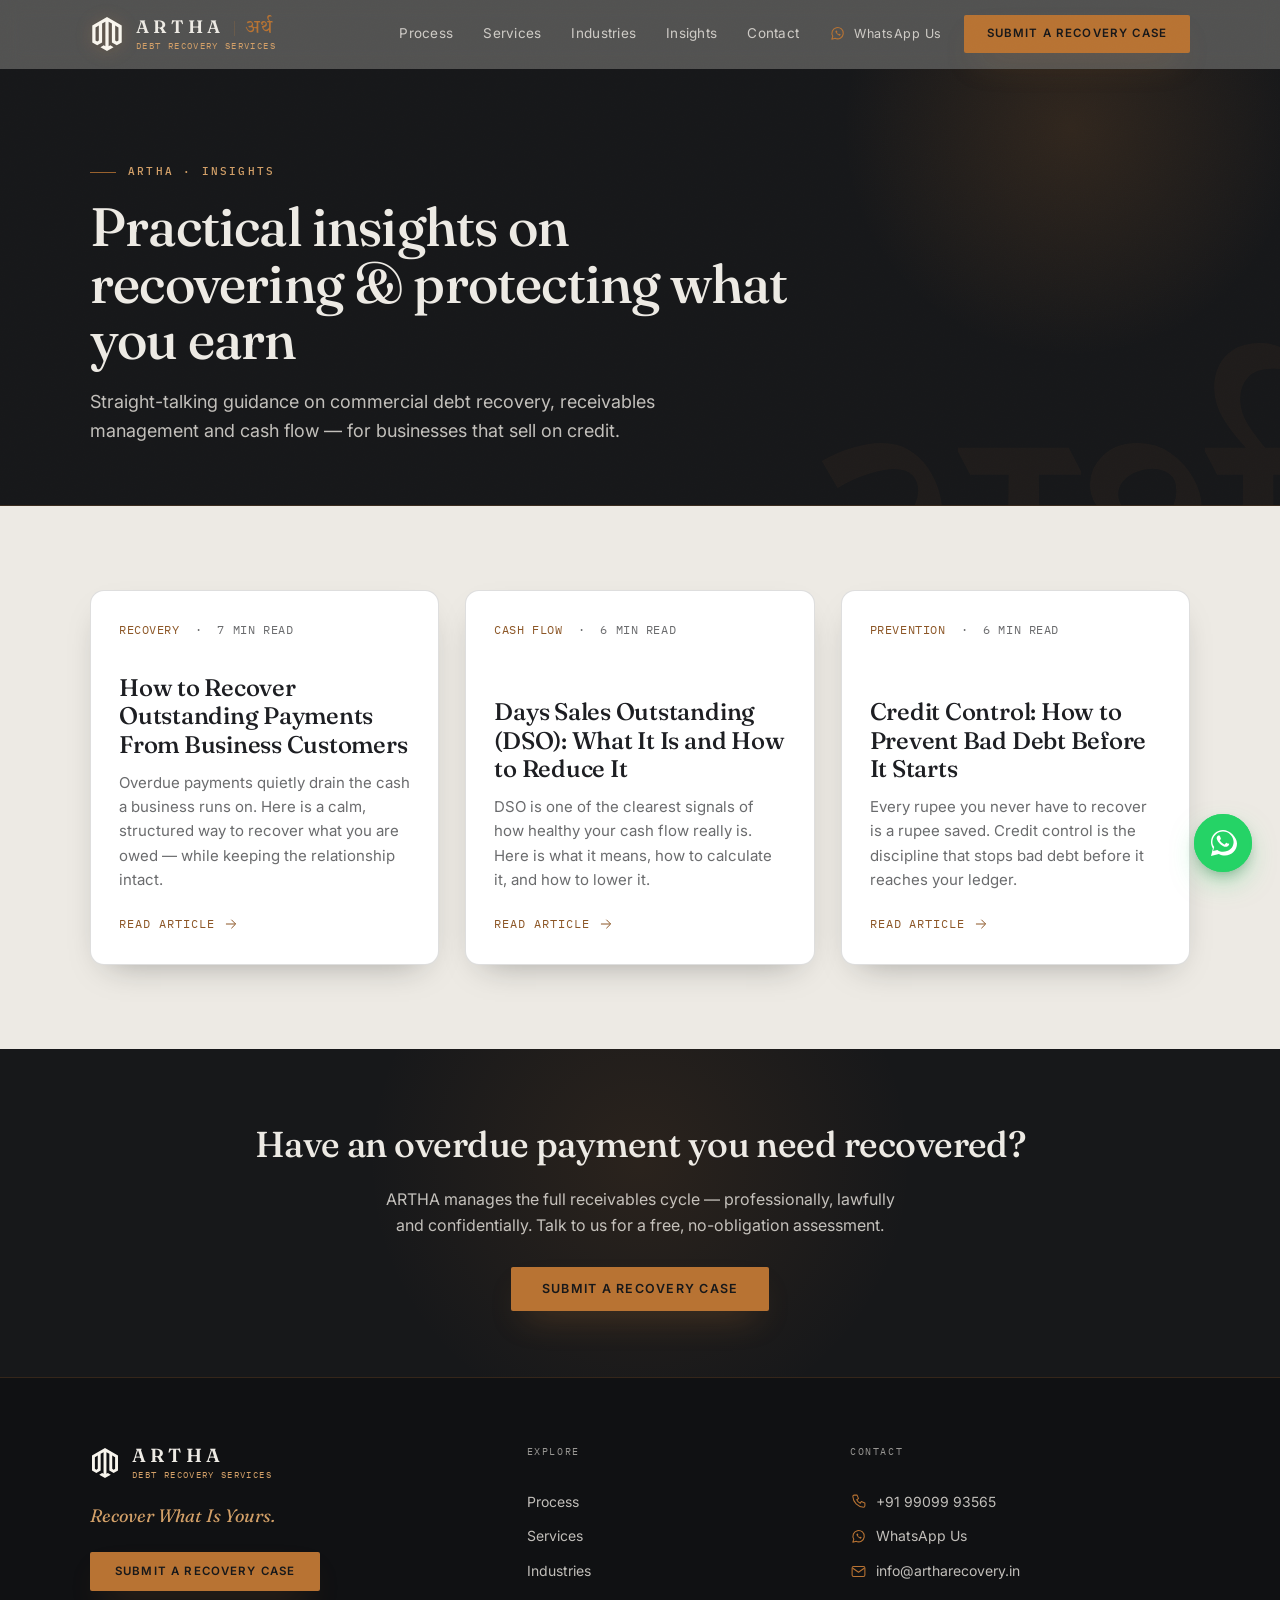
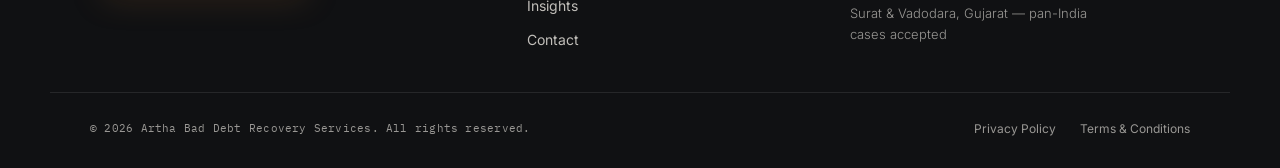
<file: blog/index.html>
<!DOCTYPE html>
<html lang="en">
<head>
<meta charset="UTF-8">
<meta name="viewport" content="width=device-width, initial-scale=1.0">
<title>Insights — Commercial Debt Recovery &amp; Cash Flow | ARTHA</title>
<meta name="description" content="Practical insights on commercial debt recovery, receivables management, DSO and cash flow for businesses that sell on credit.">
<meta name="theme-color" content="#17181A">
<link rel="canonical" href="https://artharecovery.in/blog/">
<meta property="og:type" content="website">
<meta property="og:title" content="Insights — Commercial Debt Recovery &amp; Cash Flow | ARTHA">
<meta property="og:description" content="Practical insights on commercial debt recovery, receivables management, DSO and cash flow for businesses that sell on credit.">
<meta property="og:url" content="https://artharecovery.in/blog/">
<meta property="og:site_name" content="ARTHA Debt Recovery Services">
<meta property="og:image" content="https://artharecovery.in/assets/og-image.png">
<meta property="og:image:width" content="1200">
<meta property="og:image:height" content="630">
<meta name="twitter:card" content="summary_large_image">
<meta name="twitter:title" content="Insights — Commercial Debt Recovery &amp; Cash Flow | ARTHA">
<meta name="twitter:description" content="Practical insights on commercial debt recovery, receivables management, DSO and cash flow for businesses that sell on credit.">
<link rel="preconnect" href="https://fonts.googleapis.com">
<link rel="preconnect" href="https://fonts.gstatic.com" crossorigin>
<link href="https://fonts.googleapis.com/css2?family=Fraunces:ital,opsz,wght@0,9..144,400;0,9..144,500;0,9..144,600;1,9..144,500;1,9..144,600&family=Inter:wght@300;400;500;600&family=IBM+Plex+Mono:wght@400;500;600&family=Tiro+Devanagari+Sanskrit&display=swap" rel="stylesheet">
<link rel="icon" type="image/svg+xml" href="../assets/favicon.svg">
<link rel="icon" type="image/png" sizes="256x256" href="../assets/favicon.png">
<link rel="apple-touch-icon" href="../assets/favicon.png">
<link rel="stylesheet" href="../style.css">
<script type="application/ld+json">
{
  "@context": "https://schema.org",
  "@type": "Blog",
  "name": "ARTHA Insights",
  "description": "Practical insights on commercial debt recovery, receivables management and cash flow for businesses that sell on credit.",
  "url": "https://artharecovery.in/blog/",
  "publisher": { "@type": "Organization", "name": "ARTHA Debt Recovery Services", "logo": { "@type": "ImageObject", "url": "https://artharecovery.in/assets/favicon.png" } }
}
</script>
</head>
<body>
<a class="skip-link" href="#main">Skip to content</a>
<div class="grain" aria-hidden="true"></div>
<svg width="0" height="0" class="icon-defs" aria-hidden="true" focusable="false" style="position:absolute"><defs>
<symbol id="ic-arrow" viewBox="0 0 24 24"><path d="M5 12h13M13 6l6 6-6 6"/></symbol>
<symbol id="ic-phone" viewBox="0 0 24 24"><path d="M6 3h4l2 5-2.5 1.5a11 11 0 0 0 5 5L16 12l5 2v4a2 2 0 0 1-2 2A16 16 0 0 1 4 5a2 2 0 0 1 2-2z"/></symbol>
<symbol id="ic-whatsapp" viewBox="0 0 24 24"><path d="M4 20l1.4-4.2A8 8 0 1 1 8.6 18.7z"/><path d="M9 9.2c.4 2.2 3.6 5.4 5.8 5.8.7.1 1.4-.6 1.6-1.2.1-.3 0-.5-.2-.6l-1.7-.9c-.2-.1-.4 0-.6.2l-.4.5c-1-.4-2-1.4-2.4-2.4l.5-.4c.2-.2.3-.4.2-.6l-.9-1.7c-.1-.2-.3-.3-.6-.2-.6.2-1.3.9-1.2 1.6z" fill="currentColor" stroke="none"/></symbol>
<symbol id="ic-mail" viewBox="0 0 24 24"><rect x="3" y="5" width="18" height="14" rx="2"/><path d="M4 7.5l8 5.5 8-5.5"/></symbol>
</defs></svg>
<header class="site-header" id="siteHeader">
  <div class="wrap header-row">
    <a class="brand" href="../index.html#top" aria-label="ARTHA Debt Recovery Services — home">
      <img class="brand-mark" src="../assets/logo-mark-white.svg" width="34" height="34" alt="">
      <span class="brand-word">
        <span class="brand-lockup"><span class="brand-en">ARTHA</span><span class="brand-sanskrit" lang="sa">अर्थ</span></span>
        <span class="brand-sub">Debt Recovery Services</span>
      </span>
    </a>
    <nav class="main-nav" aria-label="Primary">
      <a href="../index.html#process">Process</a>
      <a href="../index.html#services">Services</a>
      <a href="../index.html#industries">Industries</a>
      <a href="index.html" aria-current="page">Insights</a>
      <a href="../index.html#contact">Contact</a>
    </nav>
    <div class="header-actions">
      <a class="ghost-link wa-link" href="https://wa.me/919909993565" target="_blank" rel="noopener">
        <svg class="ic ic-sm" aria-hidden="true"><use href="#ic-whatsapp"></use></svg><span>WhatsApp Us</span>
      </a>
      <a class="btn btn-gold nav-cta" href="../index.html#contact">Submit a Recovery Case</a>
    </div>
    <button class="menu-toggle" aria-expanded="false" aria-controls="mobile-nav" aria-label="Open menu"><span></span><span></span><span></span></button>
  </div>
  <nav id="mobile-nav" class="mobile-nav" aria-label="Mobile">
    <a href="../index.html#process">Process</a>
    <a href="../index.html#services">Services</a>
    <a href="../index.html#industries">Industries</a>
    <a href="index.html">Insights</a>
    <a href="../index.html#contact">Contact</a>
    <a class="btn btn-gold" href="../index.html#contact">Submit a Recovery Case</a>
    <a class="ghost-link" href="https://wa.me/919909993565" target="_blank" rel="noopener"><svg class="ic ic-sm" aria-hidden="true"><use href="#ic-whatsapp"></use></svg><span>WhatsApp Us</span></a>
  </nav>
</header>
<main id="main">
  <section class="page-hero">
    <div class="deva-wm" aria-hidden="true" lang="sa">अर्थ</div>
    <div class="wrap">
      <p class="eyebrow">ARTHA · Insights</p>
      <h1>Practical insights on recovering &amp; protecting what you earn</h1>
      <p class="page-sub">Straight-talking guidance on commercial debt recovery, receivables management and cash flow — for businesses that sell on credit.</p>
    </div>
  </section>
  <section class="blog-section">
    <div class="wrap">
      <div class="post-grid">
        <a class="post-card" href="recover-outstanding-payments-from-business-customers.html">
      <p class="meta"><span class="cat">Recovery</span> &nbsp;·&nbsp; 7 min read</p>
      <h2>How to Recover Outstanding Payments From Business Customers</h2>
      <p>Overdue payments quietly drain the cash a business runs on. Here is a calm, structured way to recover what you are owed — while keeping the relationship intact.</p>
      <span class="read">Read article <svg class="ic" aria-hidden="true"><use href="#ic-arrow"></use></svg></span>
    </a><a class="post-card" href="days-sales-outstanding-dso-explained.html">
      <p class="meta"><span class="cat">Cash Flow</span> &nbsp;·&nbsp; 6 min read</p>
      <h2>Days Sales Outstanding (DSO): What It Is and How to Reduce It</h2>
      <p>DSO is one of the clearest signals of how healthy your cash flow really is. Here is what it means, how to calculate it, and how to lower it.</p>
      <span class="read">Read article <svg class="ic" aria-hidden="true"><use href="#ic-arrow"></use></svg></span>
    </a><a class="post-card" href="credit-control-prevent-bad-debt.html">
      <p class="meta"><span class="cat">Prevention</span> &nbsp;·&nbsp; 6 min read</p>
      <h2>Credit Control: How to Prevent Bad Debt Before It Starts</h2>
      <p>Every rupee you never have to recover is a rupee saved. Credit control is the discipline that stops bad debt before it reaches your ledger.</p>
      <span class="read">Read article <svg class="ic" aria-hidden="true"><use href="#ic-arrow"></use></svg></span>
    </a>
      </div>
    </div>
  </section>
  <section class="article-cta">
  <div class="wrap">
    <h2>Have an overdue payment you need recovered?</h2>
    <p>ARTHA manages the full receivables cycle — professionally, lawfully and confidentially. Talk to us for a free, no-obligation assessment.</p>
    <a class="btn btn-gold" href="../index.html#contact">Submit a Recovery Case</a>
  </div>
</section>
</main>
<footer class="site-footer">
  <div class="wrap footer-top">
    <div class="footer-brand">
      <div class="brand brand-footer">
        <img src="../assets/logo-mark-white.svg" width="30" height="30" alt="">
        <span class="brand-word"><span class="brand-en">ARTHA</span><span class="brand-sub">Debt Recovery Services</span></span>
      </div>
      <p class="footer-tag">Recover What Is Yours.</p>
      <a class="btn btn-gold footer-cta" href="../index.html#contact">Submit a Recovery Case</a>
    </div>
    <nav class="footer-nav" aria-label="Footer">
      <p class="footer-col-title">Explore</p>
      <a href="../index.html#process">Process</a>
      <a href="../index.html#services">Services</a>
      <a href="../index.html#industries">Industries</a>
      <a href="index.html">Insights</a>
      <a href="../index.html#contact">Contact</a>
    </nav>
    <div class="footer-contact">
      <p class="footer-col-title">Contact</p>
      <a href="tel:+919909993565"><svg class="ic ic-sm" aria-hidden="true"><use href="#ic-phone"></use></svg>+91 99099 93565</a>
      <a href="https://wa.me/919909993565" target="_blank" rel="noopener"><svg class="ic ic-sm" aria-hidden="true"><use href="#ic-whatsapp"></use></svg>WhatsApp Us</a>
      <a href="mailto:info@artharecovery.in"><svg class="ic ic-sm" aria-hidden="true"><use href="#ic-mail"></use></svg>info@artharecovery.in</a>
      <p class="footer-area">Surat &amp; Vadodara, Gujarat — pan-India cases accepted</p>
    </div>
  </div>
  <div class="wrap footer-bottom">
    <p class="footer-copy">&copy; 2026 Artha Bad Debt Recovery Services. All rights reserved.</p>
    <nav class="footer-legal" aria-label="Legal"><a href="../privacy.html">Privacy Policy</a><a href="../terms.html">Terms &amp; Conditions</a></nav>
  </div>
</footer>
<div class="wa-float" id="waFloat">
  <div class="wa-bubble" id="waBubble" role="dialog" aria-label="Chat with ARTHA on WhatsApp">
    <button class="wa-bubble-close" id="waBubbleClose" aria-label="Dismiss">&times;</button>
    <p class="wa-bubble-title">We're online</p>
    <p class="wa-bubble-text">Talk to a recovery specialist — confidential &amp; free assessment.</p>
    <a class="wa-bubble-cta" href="https://wa.me/919909993565?text=Hello%20ARTHA%2C%20I%27d%20like%20to%20discuss%20a%20recovery%20case." target="_blank" rel="noopener">Start chat on WhatsApp</a>
  </div>
  <a class="wa-fab" href="https://wa.me/919909993565?text=Hello%20ARTHA%2C%20I%27d%20like%20to%20discuss%20a%20recovery%20case." target="_blank" rel="noopener" aria-label="Chat with ARTHA on WhatsApp">
    <svg class="wa-fab-icon" viewBox="0 0 32 32" aria-hidden="true" fill="currentColor"><path d="M16 3C9.4 3 4 8.4 4 15c0 2.3.7 4.5 1.9 6.4L4 29l7.9-1.9c1.8 1 3.9 1.5 6.1 1.5 6.6 0 12-5.4 12-12S22.6 3 16 3zm0 21.8c-1.9 0-3.7-.5-5.3-1.5l-.4-.2-4.2 1 1.1-4.1-.3-.4C6 18.4 5.4 16.7 5.4 15 5.4 9.2 10.2 4.4 16 4.4S26.6 9.2 26.6 15 21.8 24.8 16 24.8zm5.8-7.9c-.3-.2-1.9-.9-2.2-1s-.5-.2-.7.2-.8 1-1 1.2-.4.3-.7.1c-1.9-.9-3.1-1.7-4.3-3.8-.3-.6.3-.5.9-1.7.1-.2 0-.4 0-.6s-.7-1.7-1-2.3c-.3-.6-.5-.5-.7-.5h-.6c-.2 0-.6.1-.9.4-1 1-1.2 2.4-.5 3.9 1.1 2.3 2.4 4.1 5 5.6 3.2 1.9 3.9 1.4 4.6 1.3.9-.1 1.9-.8 2.2-1.6.3-.8.3-1.4.2-1.6-.1-.1-.3-.2-.6-.4z"/></svg>
    <span class="wa-fab-ping" aria-hidden="true"></span>
  </a>
</div>
<script src="../script.js"></script>
</body>
</html>
</file>
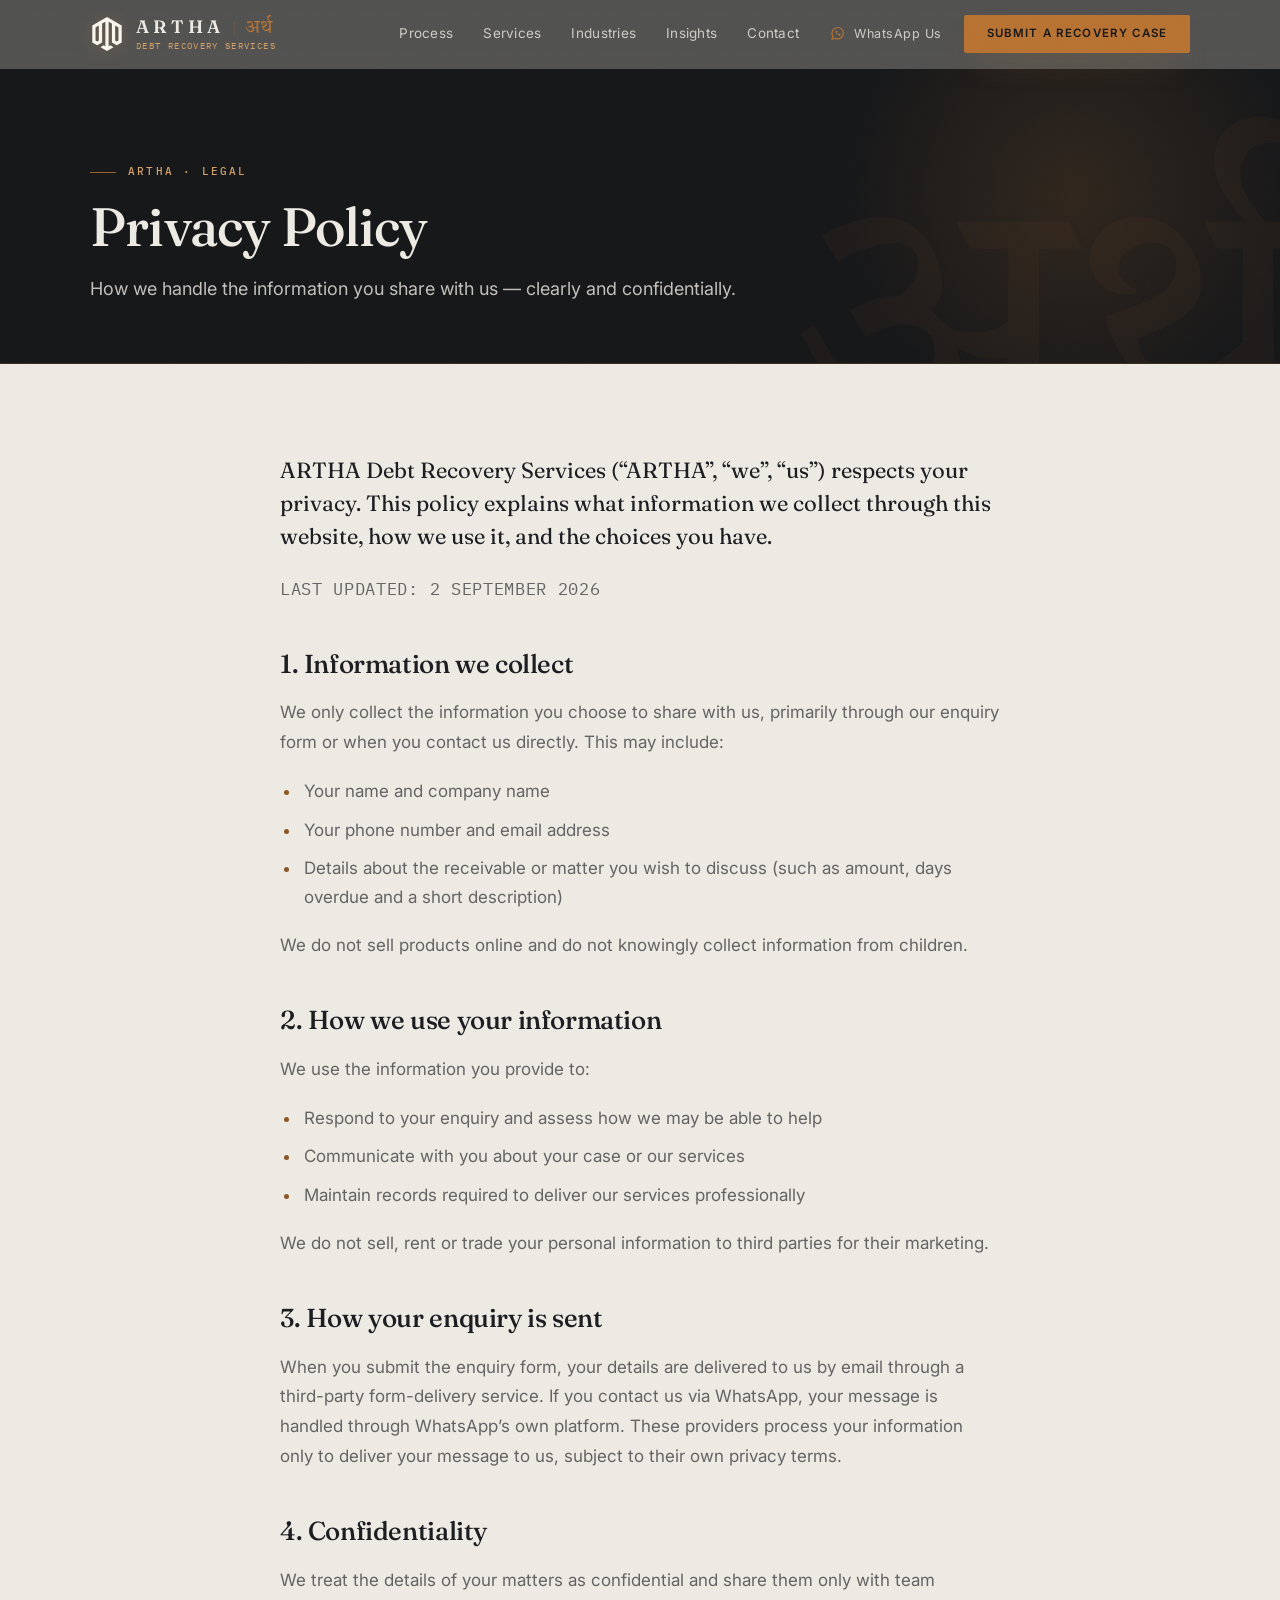
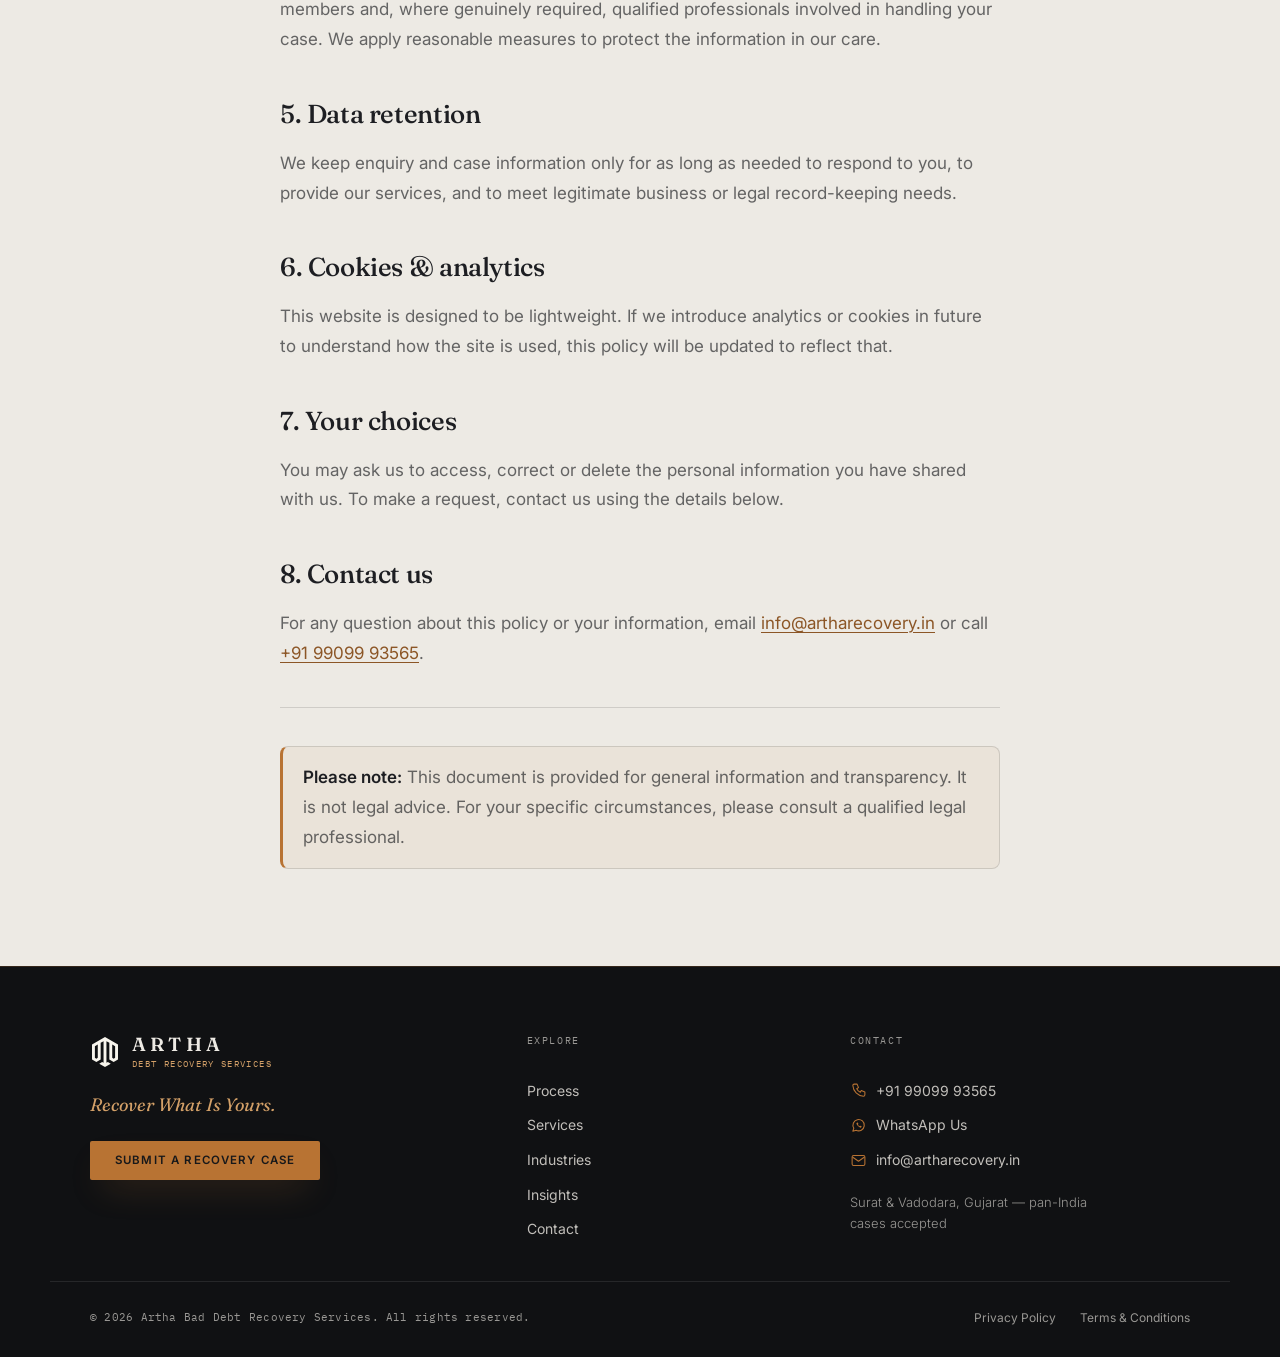
<file: privacy.html>
<!DOCTYPE html>
<html lang="en">
<head>
<meta charset="UTF-8">
<meta name="viewport" content="width=device-width, initial-scale=1.0">
<title>Privacy Policy — ARTHA Debt Recovery Services</title>
<meta name="description" content="How ARTHA Debt Recovery Services collects, uses and protects the information you share through this website.">
<meta name="theme-color" content="#17181A">
<meta name="robots" content="noindex">
<link rel="canonical" href="https://artharecovery.in/privacy.html">
<link rel="preconnect" href="https://fonts.googleapis.com">
<link rel="preconnect" href="https://fonts.gstatic.com" crossorigin>
<link href="https://fonts.googleapis.com/css2?family=Fraunces:ital,opsz,wght@0,9..144,400;0,9..144,500;0,9..144,600;1,9..144,500;1,9..144,600&family=Inter:wght@300;400;500;600&family=IBM+Plex+Mono:wght@400;500;600&family=Tiro+Devanagari+Sanskrit&display=swap" rel="stylesheet">
<link rel="icon" type="image/svg+xml" href="assets/favicon.svg">
<link rel="icon" type="image/png" sizes="256x256" href="assets/favicon.png">
<link rel="apple-touch-icon" href="assets/favicon.png">
<link rel="stylesheet" href="style.css">
</head>
<body>
<a class="skip-link" href="#main">Skip to content</a>
<div class="grain" aria-hidden="true"></div>
<svg width="0" height="0" class="icon-defs" aria-hidden="true" focusable="false" style="position:absolute"><defs>
<symbol id="ic-arrow" viewBox="0 0 24 24"><path d="M5 12h13M13 6l6 6-6 6"/></symbol>
<symbol id="ic-phone" viewBox="0 0 24 24"><path d="M6 3h4l2 5-2.5 1.5a11 11 0 0 0 5 5L16 12l5 2v4a2 2 0 0 1-2 2A16 16 0 0 1 4 5a2 2 0 0 1 2-2z"/></symbol>
<symbol id="ic-whatsapp" viewBox="0 0 24 24"><path d="M4 20l1.4-4.2A8 8 0 1 1 8.6 18.7z"/><path d="M9 9.2c.4 2.2 3.6 5.4 5.8 5.8.7.1 1.4-.6 1.6-1.2.1-.3 0-.5-.2-.6l-1.7-.9c-.2-.1-.4 0-.6.2l-.4.5c-1-.4-2-1.4-2.4-2.4l.5-.4c.2-.2.3-.4.2-.6l-.9-1.7c-.1-.2-.3-.3-.6-.2-.6.2-1.3.9-1.2 1.6z" fill="currentColor" stroke="none"/></symbol>
<symbol id="ic-mail" viewBox="0 0 24 24"><rect x="3" y="5" width="18" height="14" rx="2"/><path d="M4 7.5l8 5.5 8-5.5"/></symbol>
</defs></svg>
<header class="site-header" id="siteHeader">
  <div class="wrap header-row">
    <a class="brand" href="index.html#top" aria-label="ARTHA Debt Recovery Services — home">
      <img class="brand-mark" src="assets/logo-mark-white.svg" width="34" height="34" alt="">
      <span class="brand-word">
        <span class="brand-lockup"><span class="brand-en">ARTHA</span><span class="brand-sanskrit" lang="sa">अर्थ</span></span>
        <span class="brand-sub">Debt Recovery Services</span>
      </span>
    </a>
    <nav class="main-nav" aria-label="Primary">
      <a href="index.html#process">Process</a>
      <a href="index.html#services">Services</a>
      <a href="index.html#industries">Industries</a>
      <a href="blog/">Insights</a>
      <a href="index.html#contact">Contact</a>
    </nav>
    <div class="header-actions">
      <a class="ghost-link wa-link" href="https://wa.me/919909993565" target="_blank" rel="noopener">
        <svg class="ic ic-sm" aria-hidden="true"><use href="#ic-whatsapp"></use></svg><span>WhatsApp Us</span>
      </a>
      <a class="btn btn-gold nav-cta" href="index.html#contact">Submit a Recovery Case</a>
    </div>
    <button class="menu-toggle" aria-expanded="false" aria-controls="mobile-nav" aria-label="Open menu"><span></span><span></span><span></span></button>
  </div>
  <nav id="mobile-nav" class="mobile-nav" aria-label="Mobile">
    <a href="index.html#process">Process</a>
    <a href="index.html#services">Services</a>
    <a href="index.html#industries">Industries</a>
    <a href="blog/">Insights</a>
    <a href="index.html#contact">Contact</a>
    <a class="btn btn-gold" href="index.html#contact">Submit a Recovery Case</a>
    <a class="ghost-link" href="https://wa.me/919909993565" target="_blank" rel="noopener"><svg class="ic ic-sm" aria-hidden="true"><use href="#ic-whatsapp"></use></svg><span>WhatsApp Us</span></a>
  </nav>
</header>
<main id="main">
  <section class="page-hero">
    <div class="deva-wm" aria-hidden="true" lang="sa">अर्थ</div>
    <div class="wrap">
      <p class="eyebrow">ARTHA · Legal</p>
      <h1>Privacy Policy</h1>
      <p class="page-sub">How we handle the information you share with us — clearly and confidentially.</p>
    </div>
  </section>
  <article class="article-body">
    <div class="wrap">
      <div class="prose legal-prose">
        <p class="lead">ARTHA Debt Recovery Services (“ARTHA”, “we”, “us”) respects your privacy. This policy explains what information we collect through this website, how we use it, and the choices you have.</p>
<p class="legal-meta">Last updated: 2 September 2026</p>

<h2>1. Information we collect</h2>
<p>We only collect the information you choose to share with us, primarily through our enquiry form or when you contact us directly. This may include:</p>
<ul>
<li>Your name and company name</li>
<li>Your phone number and email address</li>
<li>Details about the receivable or matter you wish to discuss (such as amount, days overdue and a short description)</li>
</ul>
<p>We do not sell products online and do not knowingly collect information from children.</p>

<h2>2. How we use your information</h2>
<p>We use the information you provide to:</p>
<ul>
<li>Respond to your enquiry and assess how we may be able to help</li>
<li>Communicate with you about your case or our services</li>
<li>Maintain records required to deliver our services professionally</li>
</ul>
<p>We do not sell, rent or trade your personal information to third parties for their marketing.</p>

<h2>3. How your enquiry is sent</h2>
<p>When you submit the enquiry form, your details are delivered to us by email through a third-party form-delivery service. If you contact us via WhatsApp, your message is handled through WhatsApp’s own platform. These providers process your information only to deliver your message to us, subject to their own privacy terms.</p>

<h2>4. Confidentiality</h2>
<p>We treat the details of your matters as confidential and share them only with team members and, where genuinely required, qualified professionals involved in handling your case. We apply reasonable measures to protect the information in our care.</p>

<h2>5. Data retention</h2>
<p>We keep enquiry and case information only for as long as needed to respond to you, to provide our services, and to meet legitimate business or legal record-keeping needs.</p>

<h2>6. Cookies &amp; analytics</h2>
<p>This website is designed to be lightweight. If we introduce analytics or cookies in future to understand how the site is used, this policy will be updated to reflect that.</p>

<h2>7. Your choices</h2>
<p>You may ask us to access, correct or delete the personal information you have shared with us. To make a request, contact us using the details below.</p>

<h2>8. Contact us</h2>
<p>For any question about this policy or your information, email <a href="mailto:info@artharecovery.in">info@artharecovery.in</a> or call <a href="tel:+919909993565">+91 99099 93565</a>.</p>

<hr>
<p class="legal-note"><strong>Please note:</strong> This document is provided for general information and transparency. It is not legal advice. For your specific circumstances, please consult a qualified legal professional.</p>
      </div>
    </div>
  </article>
</main>
<footer class="site-footer">
  <div class="wrap footer-top">
    <div class="footer-brand">
      <div class="brand brand-footer">
        <img src="assets/logo-mark-white.svg" width="30" height="30" alt="">
        <span class="brand-word"><span class="brand-en">ARTHA</span><span class="brand-sub">Debt Recovery Services</span></span>
      </div>
      <p class="footer-tag">Recover What Is Yours.</p>
      <a class="btn btn-gold footer-cta" href="index.html#contact">Submit a Recovery Case</a>
    </div>
    <nav class="footer-nav" aria-label="Footer">
      <p class="footer-col-title">Explore</p>
      <a href="index.html#process">Process</a>
      <a href="index.html#services">Services</a>
      <a href="index.html#industries">Industries</a>
      <a href="blog/">Insights</a>
      <a href="index.html#contact">Contact</a>
    </nav>
    <div class="footer-contact">
      <p class="footer-col-title">Contact</p>
      <a href="tel:+919909993565"><svg class="ic ic-sm" aria-hidden="true"><use href="#ic-phone"></use></svg>+91 99099 93565</a>
      <a href="https://wa.me/919909993565" target="_blank" rel="noopener"><svg class="ic ic-sm" aria-hidden="true"><use href="#ic-whatsapp"></use></svg>WhatsApp Us</a>
      <a href="mailto:info@artharecovery.in"><svg class="ic ic-sm" aria-hidden="true"><use href="#ic-mail"></use></svg>info@artharecovery.in</a>
      <p class="footer-area">Surat &amp; Vadodara, Gujarat — pan-India cases accepted</p>
    </div>
  </div>
  <div class="wrap footer-bottom">
    <p class="footer-copy">&copy; 2026 Artha Bad Debt Recovery Services. All rights reserved.</p>
    <nav class="footer-legal" aria-label="Legal"><a href="privacy.html">Privacy Policy</a><a href="terms.html">Terms &amp; Conditions</a></nav>
  </div>
</footer>
<script src="script.js"></script>
</body>
</html>
</file>
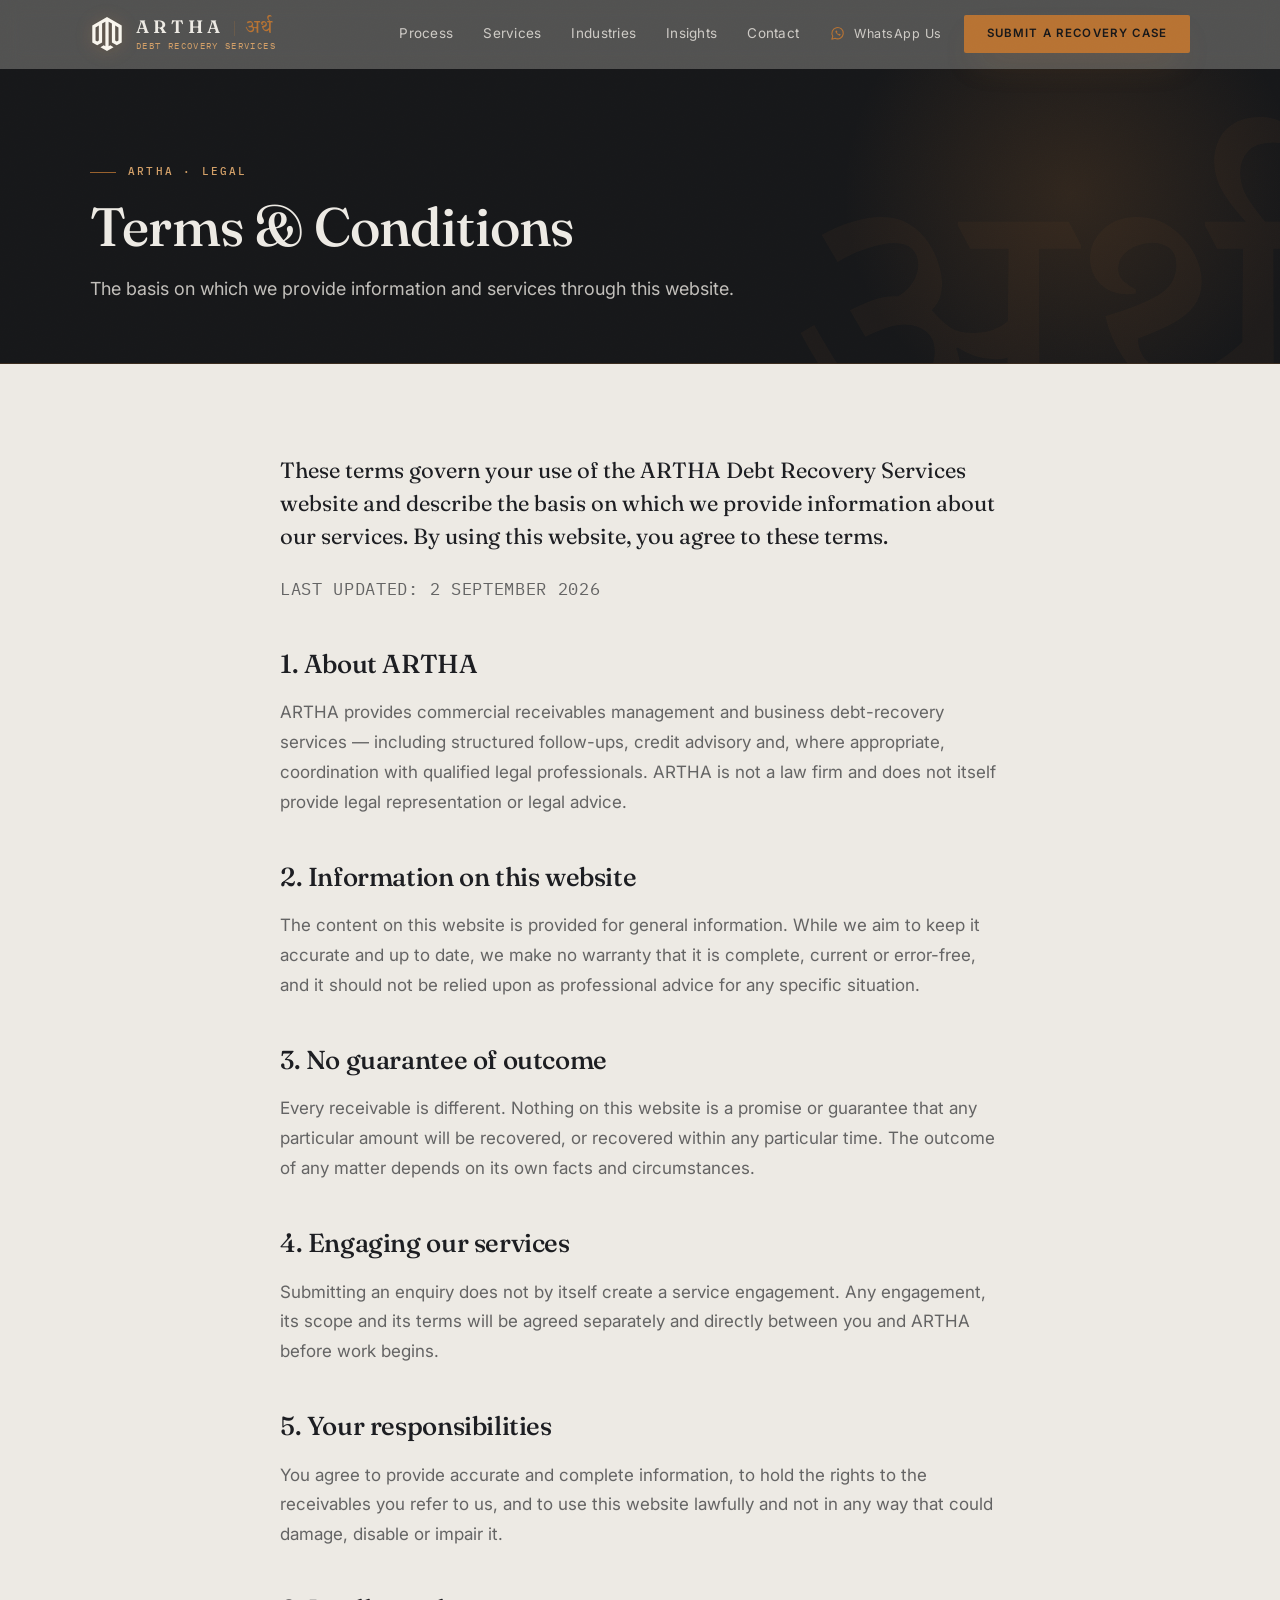
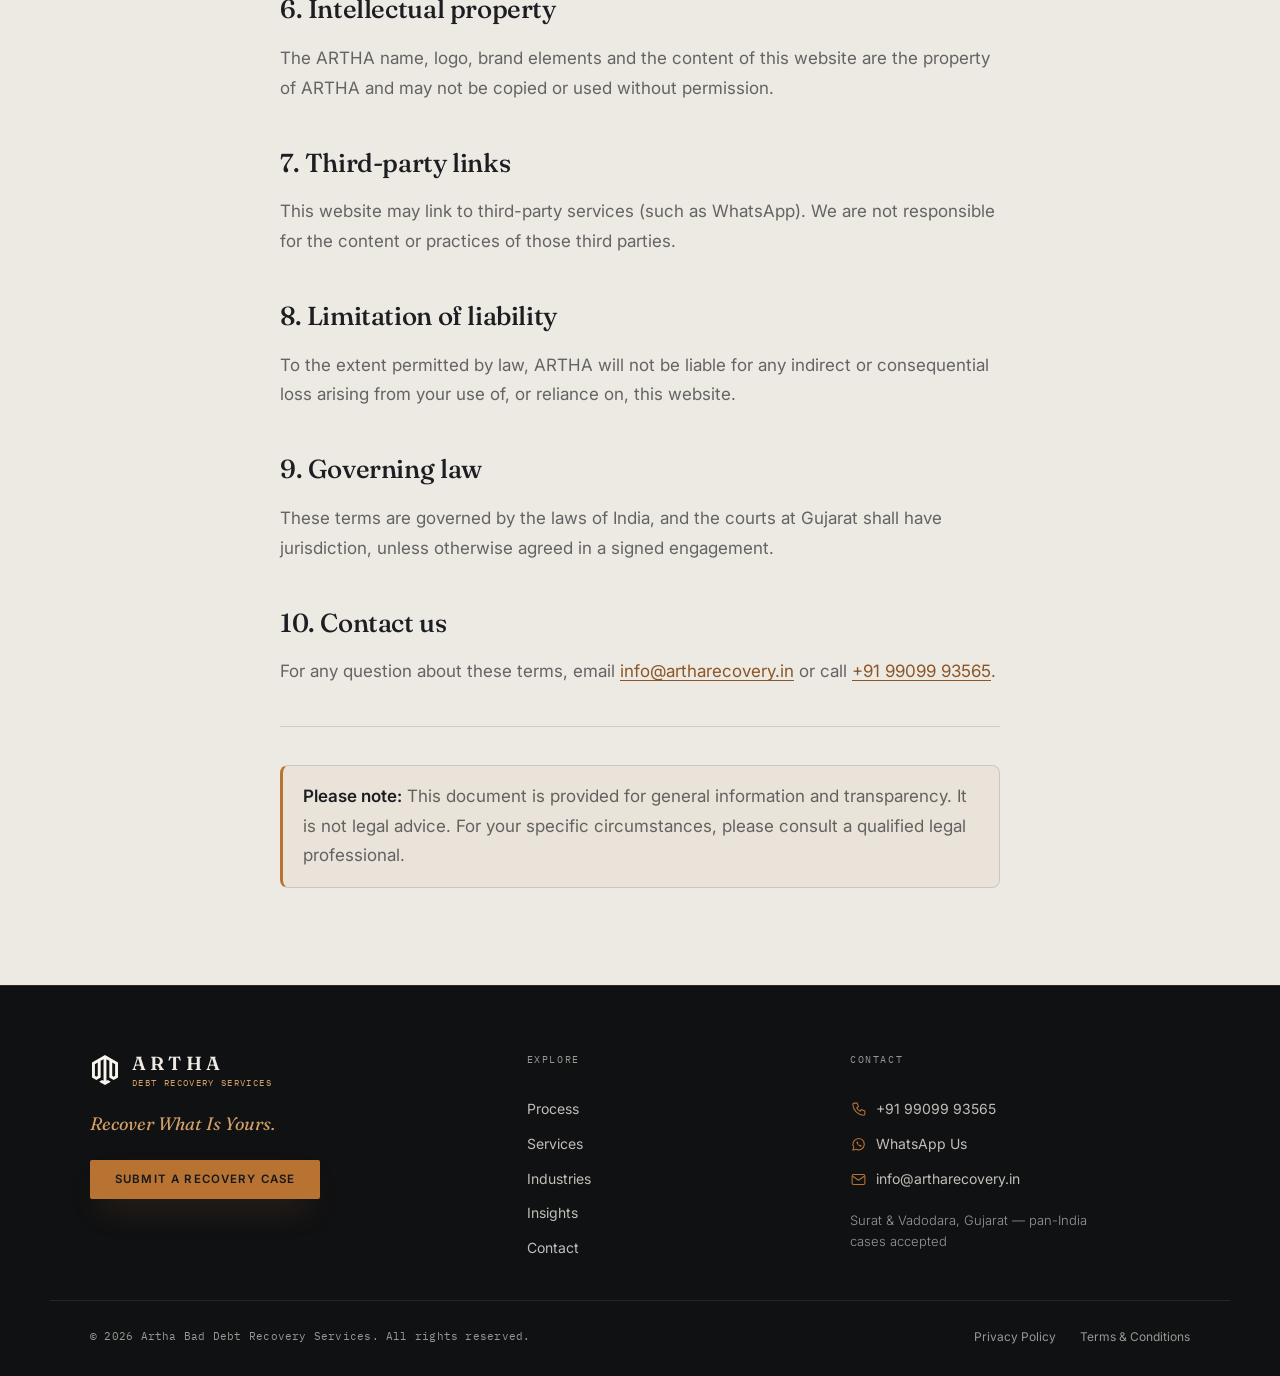
<file: terms.html>
<!DOCTYPE html>
<html lang="en">
<head>
<meta charset="UTF-8">
<meta name="viewport" content="width=device-width, initial-scale=1.0">
<title>Terms &amp; Conditions — ARTHA Debt Recovery Services</title>
<meta name="description" content="The terms that govern your use of the ARTHA Debt Recovery Services website and the basis on which we provide our services.">
<meta name="theme-color" content="#17181A">
<meta name="robots" content="noindex">
<link rel="canonical" href="https://artharecovery.in/terms.html">
<link rel="preconnect" href="https://fonts.googleapis.com">
<link rel="preconnect" href="https://fonts.gstatic.com" crossorigin>
<link href="https://fonts.googleapis.com/css2?family=Fraunces:ital,opsz,wght@0,9..144,400;0,9..144,500;0,9..144,600;1,9..144,500;1,9..144,600&family=Inter:wght@300;400;500;600&family=IBM+Plex+Mono:wght@400;500;600&family=Tiro+Devanagari+Sanskrit&display=swap" rel="stylesheet">
<link rel="icon" type="image/svg+xml" href="assets/favicon.svg">
<link rel="icon" type="image/png" sizes="256x256" href="assets/favicon.png">
<link rel="apple-touch-icon" href="assets/favicon.png">
<link rel="stylesheet" href="style.css">
</head>
<body>
<a class="skip-link" href="#main">Skip to content</a>
<div class="grain" aria-hidden="true"></div>
<svg width="0" height="0" class="icon-defs" aria-hidden="true" focusable="false" style="position:absolute"><defs>
<symbol id="ic-arrow" viewBox="0 0 24 24"><path d="M5 12h13M13 6l6 6-6 6"/></symbol>
<symbol id="ic-phone" viewBox="0 0 24 24"><path d="M6 3h4l2 5-2.5 1.5a11 11 0 0 0 5 5L16 12l5 2v4a2 2 0 0 1-2 2A16 16 0 0 1 4 5a2 2 0 0 1 2-2z"/></symbol>
<symbol id="ic-whatsapp" viewBox="0 0 24 24"><path d="M4 20l1.4-4.2A8 8 0 1 1 8.6 18.7z"/><path d="M9 9.2c.4 2.2 3.6 5.4 5.8 5.8.7.1 1.4-.6 1.6-1.2.1-.3 0-.5-.2-.6l-1.7-.9c-.2-.1-.4 0-.6.2l-.4.5c-1-.4-2-1.4-2.4-2.4l.5-.4c.2-.2.3-.4.2-.6l-.9-1.7c-.1-.2-.3-.3-.6-.2-.6.2-1.3.9-1.2 1.6z" fill="currentColor" stroke="none"/></symbol>
<symbol id="ic-mail" viewBox="0 0 24 24"><rect x="3" y="5" width="18" height="14" rx="2"/><path d="M4 7.5l8 5.5 8-5.5"/></symbol>
</defs></svg>
<header class="site-header" id="siteHeader">
  <div class="wrap header-row">
    <a class="brand" href="index.html#top" aria-label="ARTHA Debt Recovery Services — home">
      <img class="brand-mark" src="assets/logo-mark-white.svg" width="34" height="34" alt="">
      <span class="brand-word">
        <span class="brand-lockup"><span class="brand-en">ARTHA</span><span class="brand-sanskrit" lang="sa">अर्थ</span></span>
        <span class="brand-sub">Debt Recovery Services</span>
      </span>
    </a>
    <nav class="main-nav" aria-label="Primary">
      <a href="index.html#process">Process</a>
      <a href="index.html#services">Services</a>
      <a href="index.html#industries">Industries</a>
      <a href="blog/">Insights</a>
      <a href="index.html#contact">Contact</a>
    </nav>
    <div class="header-actions">
      <a class="ghost-link wa-link" href="https://wa.me/919909993565" target="_blank" rel="noopener">
        <svg class="ic ic-sm" aria-hidden="true"><use href="#ic-whatsapp"></use></svg><span>WhatsApp Us</span>
      </a>
      <a class="btn btn-gold nav-cta" href="index.html#contact">Submit a Recovery Case</a>
    </div>
    <button class="menu-toggle" aria-expanded="false" aria-controls="mobile-nav" aria-label="Open menu"><span></span><span></span><span></span></button>
  </div>
  <nav id="mobile-nav" class="mobile-nav" aria-label="Mobile">
    <a href="index.html#process">Process</a>
    <a href="index.html#services">Services</a>
    <a href="index.html#industries">Industries</a>
    <a href="blog/">Insights</a>
    <a href="index.html#contact">Contact</a>
    <a class="btn btn-gold" href="index.html#contact">Submit a Recovery Case</a>
    <a class="ghost-link" href="https://wa.me/919909993565" target="_blank" rel="noopener"><svg class="ic ic-sm" aria-hidden="true"><use href="#ic-whatsapp"></use></svg><span>WhatsApp Us</span></a>
  </nav>
</header>
<main id="main">
  <section class="page-hero">
    <div class="deva-wm" aria-hidden="true" lang="sa">अर्थ</div>
    <div class="wrap">
      <p class="eyebrow">ARTHA · Legal</p>
      <h1>Terms &amp; Conditions</h1>
      <p class="page-sub">The basis on which we provide information and services through this website.</p>
    </div>
  </section>
  <article class="article-body">
    <div class="wrap">
      <div class="prose legal-prose">
        <p class="lead">These terms govern your use of the ARTHA Debt Recovery Services website and describe the basis on which we provide information about our services. By using this website, you agree to these terms.</p>
<p class="legal-meta">Last updated: 2 September 2026</p>

<h2>1. About ARTHA</h2>
<p>ARTHA provides commercial receivables management and business debt-recovery services — including structured follow-ups, credit advisory and, where appropriate, coordination with qualified legal professionals. ARTHA is not a law firm and does not itself provide legal representation or legal advice.</p>

<h2>2. Information on this website</h2>
<p>The content on this website is provided for general information. While we aim to keep it accurate and up to date, we make no warranty that it is complete, current or error-free, and it should not be relied upon as professional advice for any specific situation.</p>

<h2>3. No guarantee of outcome</h2>
<p>Every receivable is different. Nothing on this website is a promise or guarantee that any particular amount will be recovered, or recovered within any particular time. The outcome of any matter depends on its own facts and circumstances.</p>

<h2>4. Engaging our services</h2>
<p>Submitting an enquiry does not by itself create a service engagement. Any engagement, its scope and its terms will be agreed separately and directly between you and ARTHA before work begins.</p>

<h2>5. Your responsibilities</h2>
<p>You agree to provide accurate and complete information, to hold the rights to the receivables you refer to us, and to use this website lawfully and not in any way that could damage, disable or impair it.</p>

<h2>6. Intellectual property</h2>
<p>The ARTHA name, logo, brand elements and the content of this website are the property of ARTHA and may not be copied or used without permission.</p>

<h2>7. Third-party links</h2>
<p>This website may link to third-party services (such as WhatsApp). We are not responsible for the content or practices of those third parties.</p>

<h2>8. Limitation of liability</h2>
<p>To the extent permitted by law, ARTHA will not be liable for any indirect or consequential loss arising from your use of, or reliance on, this website.</p>

<h2>9. Governing law</h2>
<p>These terms are governed by the laws of India, and the courts at Gujarat shall have jurisdiction, unless otherwise agreed in a signed engagement.</p>

<h2>10. Contact us</h2>
<p>For any question about these terms, email <a href="mailto:info@artharecovery.in">info@artharecovery.in</a> or call <a href="tel:+919909993565">+91 99099 93565</a>.</p>

<hr>
<p class="legal-note"><strong>Please note:</strong> This document is provided for general information and transparency. It is not legal advice. For your specific circumstances, please consult a qualified legal professional.</p>
      </div>
    </div>
  </article>
</main>
<footer class="site-footer">
  <div class="wrap footer-top">
    <div class="footer-brand">
      <div class="brand brand-footer">
        <img src="assets/logo-mark-white.svg" width="30" height="30" alt="">
        <span class="brand-word"><span class="brand-en">ARTHA</span><span class="brand-sub">Debt Recovery Services</span></span>
      </div>
      <p class="footer-tag">Recover What Is Yours.</p>
      <a class="btn btn-gold footer-cta" href="index.html#contact">Submit a Recovery Case</a>
    </div>
    <nav class="footer-nav" aria-label="Footer">
      <p class="footer-col-title">Explore</p>
      <a href="index.html#process">Process</a>
      <a href="index.html#services">Services</a>
      <a href="index.html#industries">Industries</a>
      <a href="blog/">Insights</a>
      <a href="index.html#contact">Contact</a>
    </nav>
    <div class="footer-contact">
      <p class="footer-col-title">Contact</p>
      <a href="tel:+919909993565"><svg class="ic ic-sm" aria-hidden="true"><use href="#ic-phone"></use></svg>+91 99099 93565</a>
      <a href="https://wa.me/919909993565" target="_blank" rel="noopener"><svg class="ic ic-sm" aria-hidden="true"><use href="#ic-whatsapp"></use></svg>WhatsApp Us</a>
      <a href="mailto:info@artharecovery.in"><svg class="ic ic-sm" aria-hidden="true"><use href="#ic-mail"></use></svg>info@artharecovery.in</a>
      <p class="footer-area">Surat &amp; Vadodara, Gujarat — pan-India cases accepted</p>
    </div>
  </div>
  <div class="wrap footer-bottom">
    <p class="footer-copy">&copy; 2026 Artha Bad Debt Recovery Services. All rights reserved.</p>
    <nav class="footer-legal" aria-label="Legal"><a href="privacy.html">Privacy Policy</a><a href="terms.html">Terms &amp; Conditions</a></nav>
  </div>
</footer>
<script src="script.js"></script>
</body>
</html>
</file>
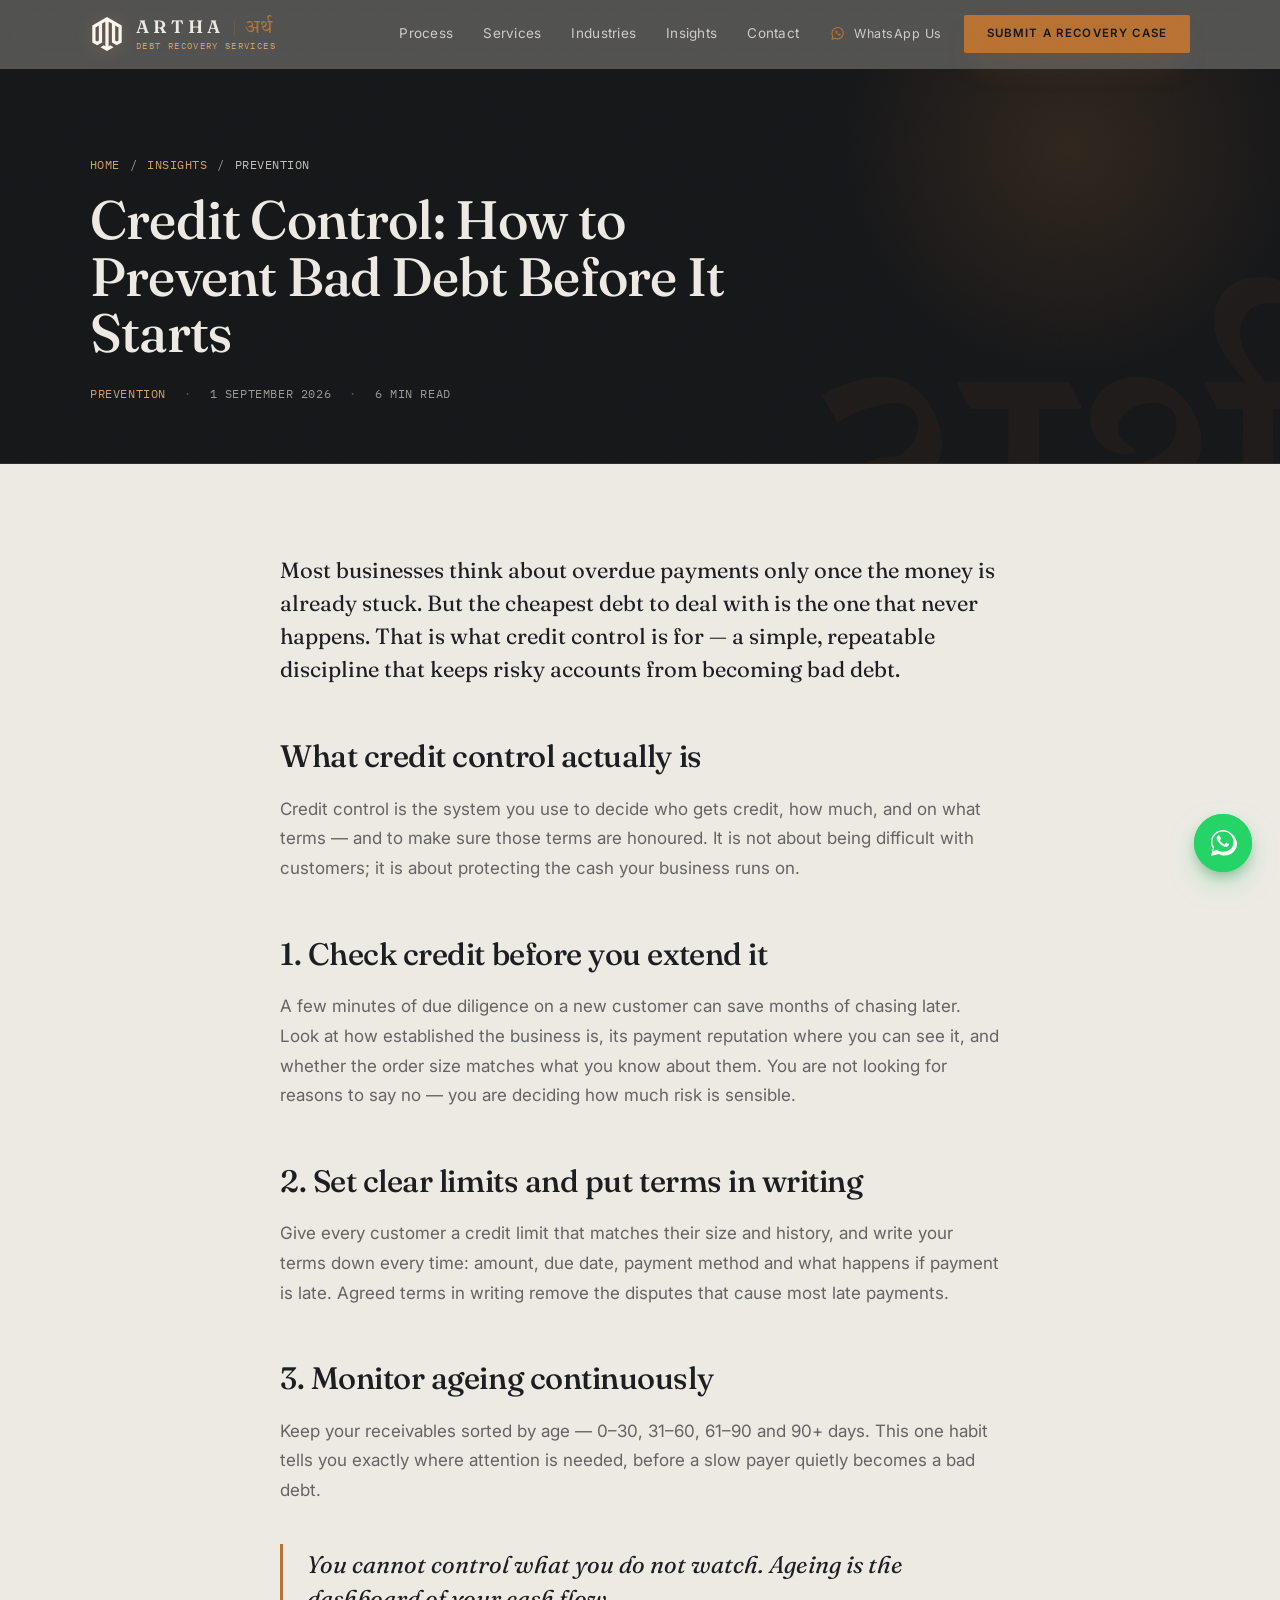
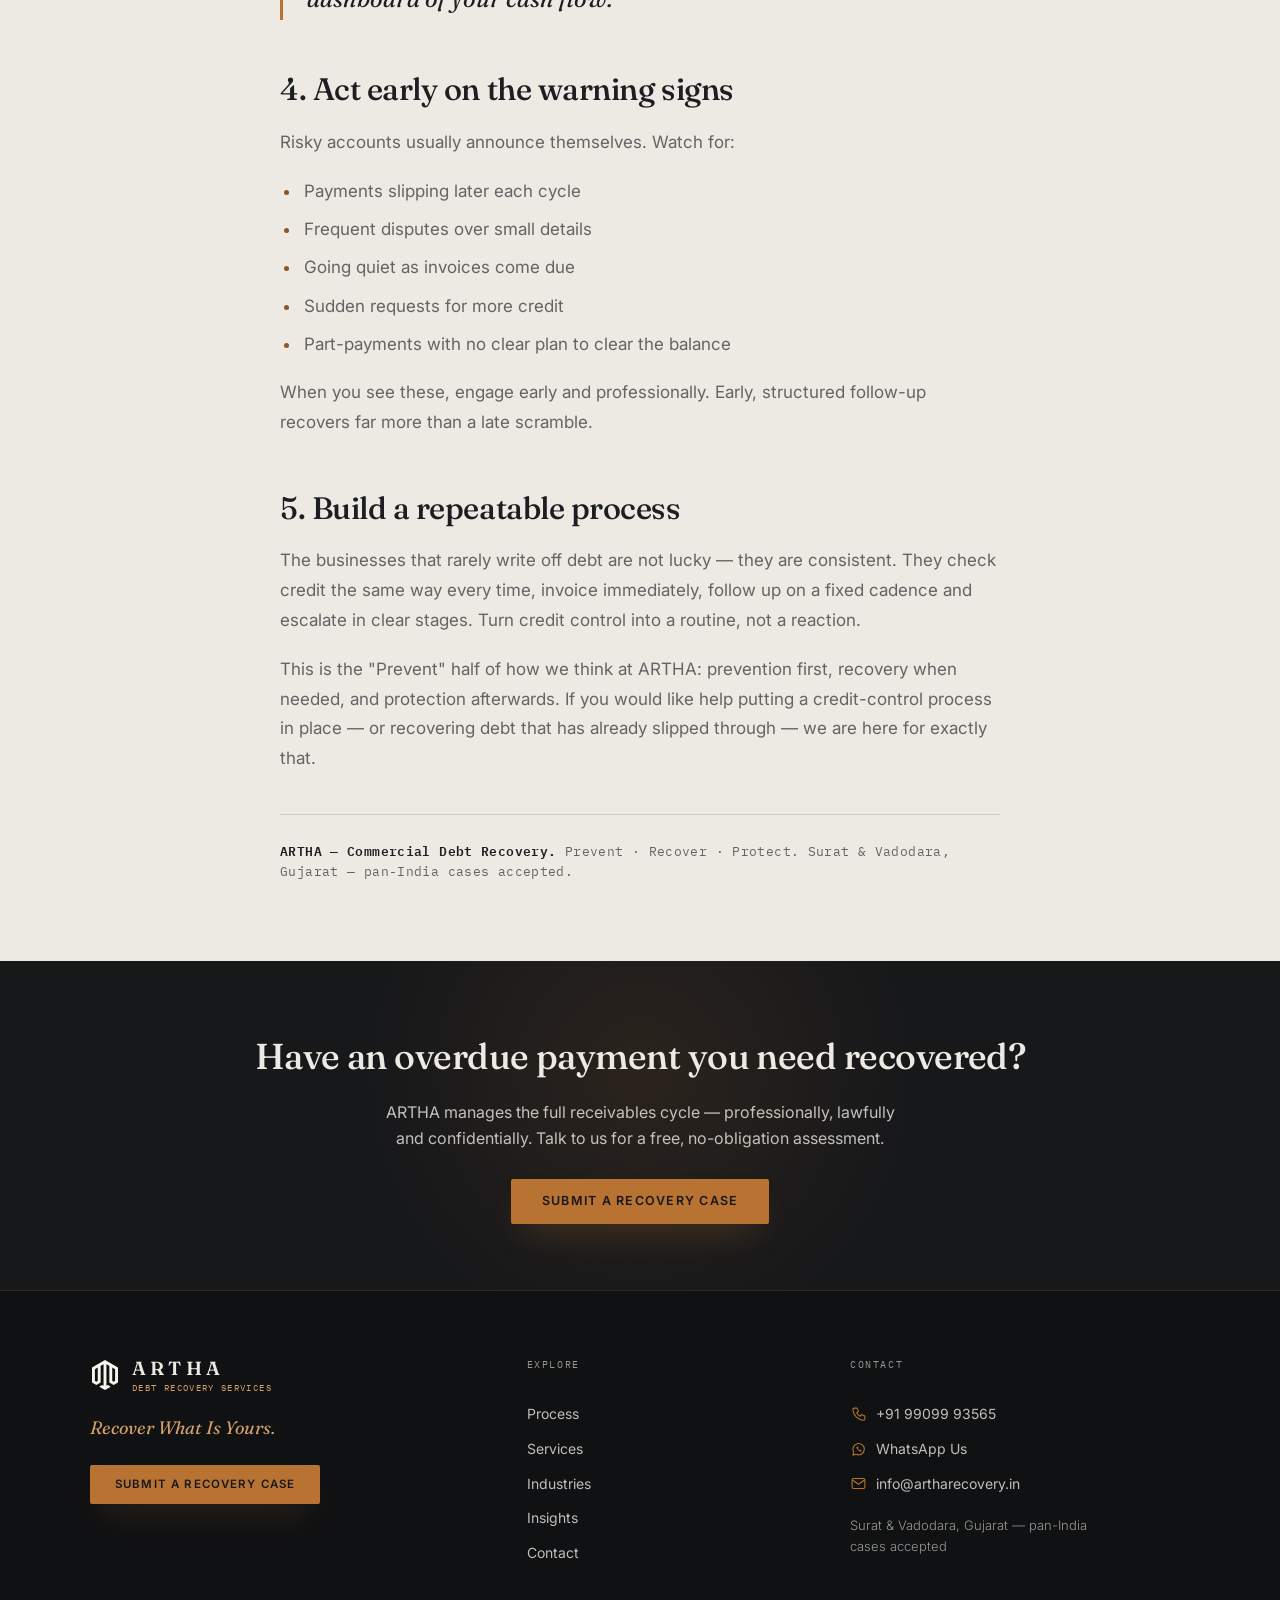
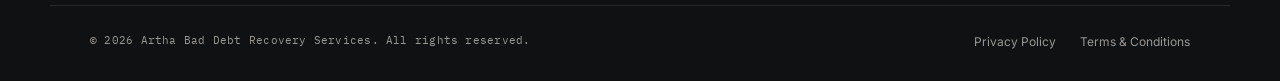
<file: blog/credit-control-prevent-bad-debt.html>
<!DOCTYPE html>
<html lang="en">
<head>
<meta charset="UTF-8">
<meta name="viewport" content="width=device-width, initial-scale=1.0">
<title>Credit Control: How to Prevent Bad Debt Before It Starts — ARTHA</title>
<meta name="description" content="Bad debt is far cheaper to prevent than to recover. A practical guide to credit control for businesses that sell on terms.">
<meta name="theme-color" content="#17181A">
<link rel="canonical" href="https://artharecovery.in/blog/credit-control-prevent-bad-debt.html">
<meta property="og:type" content="article">
<meta property="og:title" content="Credit Control: How to Prevent Bad Debt Before It Starts — ARTHA">
<meta property="og:description" content="Bad debt is far cheaper to prevent than to recover. A practical guide to credit control for businesses that sell on terms.">
<meta property="og:url" content="https://artharecovery.in/blog/credit-control-prevent-bad-debt.html">
<meta property="og:site_name" content="ARTHA Debt Recovery Services">
<meta property="og:image" content="https://artharecovery.in/assets/og-image.png">
<meta property="og:image:width" content="1200">
<meta property="og:image:height" content="630">
<meta name="twitter:card" content="summary_large_image">
<meta name="twitter:title" content="Credit Control: How to Prevent Bad Debt Before It Starts — ARTHA">
<meta name="twitter:description" content="Bad debt is far cheaper to prevent than to recover. A practical guide to credit control for businesses that sell on terms.">
<link rel="preconnect" href="https://fonts.googleapis.com">
<link rel="preconnect" href="https://fonts.gstatic.com" crossorigin>
<link href="https://fonts.googleapis.com/css2?family=Fraunces:ital,opsz,wght@0,9..144,400;0,9..144,500;0,9..144,600;1,9..144,500;1,9..144,600&family=Inter:wght@300;400;500;600&family=IBM+Plex+Mono:wght@400;500;600&family=Tiro+Devanagari+Sanskrit&display=swap" rel="stylesheet">
<link rel="icon" type="image/svg+xml" href="../assets/favicon.svg">
<link rel="icon" type="image/png" sizes="256x256" href="../assets/favicon.png">
<link rel="apple-touch-icon" href="../assets/favicon.png">
<link rel="stylesheet" href="../style.css">
<script type="application/ld+json">
{
  "@context": "https://schema.org",
  "@graph": [
    {
      "@type": "BlogPosting",
      "headline": "Credit Control: How to Prevent Bad Debt Before It Starts",
      "description": "Bad debt is far cheaper to prevent than to recover. A practical guide to credit control for businesses that sell on terms.",
      "datePublished": "2026-09-01",
      "dateModified": "2026-09-01",
      "author": { "@type": "Organization", "name": "ARTHA Debt Recovery Services", "url": "https://artharecovery.in/" },
      "publisher": { "@type": "Organization", "name": "ARTHA Debt Recovery Services", "logo": { "@type": "ImageObject", "url": "https://artharecovery.in/assets/favicon.png" } },
      "mainEntityOfPage": { "@type": "WebPage", "@id": "https://artharecovery.in/blog/credit-control-prevent-bad-debt.html" },
      "image": "https://artharecovery.in/assets/og-image.png",
      "articleSection": "Prevention"
    },
    {
      "@type": "BreadcrumbList",
      "itemListElement": [
        { "@type": "ListItem", "position": 1, "name": "Home", "item": "https://artharecovery.in/" },
        { "@type": "ListItem", "position": 2, "name": "Insights", "item": "https://artharecovery.in/blog/" },
        { "@type": "ListItem", "position": 3, "name": "Prevention", "item": "https://artharecovery.in/blog/credit-control-prevent-bad-debt.html" }
      ]
    }
  ]
}
</script>
</head>
<body>
<a class="skip-link" href="#main">Skip to content</a>
<div class="grain" aria-hidden="true"></div>
<svg width="0" height="0" class="icon-defs" aria-hidden="true" focusable="false" style="position:absolute"><defs>
<symbol id="ic-arrow" viewBox="0 0 24 24"><path d="M5 12h13M13 6l6 6-6 6"/></symbol>
<symbol id="ic-phone" viewBox="0 0 24 24"><path d="M6 3h4l2 5-2.5 1.5a11 11 0 0 0 5 5L16 12l5 2v4a2 2 0 0 1-2 2A16 16 0 0 1 4 5a2 2 0 0 1 2-2z"/></symbol>
<symbol id="ic-whatsapp" viewBox="0 0 24 24"><path d="M4 20l1.4-4.2A8 8 0 1 1 8.6 18.7z"/><path d="M9 9.2c.4 2.2 3.6 5.4 5.8 5.8.7.1 1.4-.6 1.6-1.2.1-.3 0-.5-.2-.6l-1.7-.9c-.2-.1-.4 0-.6.2l-.4.5c-1-.4-2-1.4-2.4-2.4l.5-.4c.2-.2.3-.4.2-.6l-.9-1.7c-.1-.2-.3-.3-.6-.2-.6.2-1.3.9-1.2 1.6z" fill="currentColor" stroke="none"/></symbol>
<symbol id="ic-mail" viewBox="0 0 24 24"><rect x="3" y="5" width="18" height="14" rx="2"/><path d="M4 7.5l8 5.5 8-5.5"/></symbol>
</defs></svg>
<header class="site-header" id="siteHeader">
  <div class="wrap header-row">
    <a class="brand" href="../index.html#top" aria-label="ARTHA Debt Recovery Services — home">
      <img class="brand-mark" src="../assets/logo-mark-white.svg" width="34" height="34" alt="">
      <span class="brand-word">
        <span class="brand-lockup"><span class="brand-en">ARTHA</span><span class="brand-sanskrit" lang="sa">अर्थ</span></span>
        <span class="brand-sub">Debt Recovery Services</span>
      </span>
    </a>
    <nav class="main-nav" aria-label="Primary">
      <a href="../index.html#process">Process</a>
      <a href="../index.html#services">Services</a>
      <a href="../index.html#industries">Industries</a>
      <a href="index.html" aria-current="page">Insights</a>
      <a href="../index.html#contact">Contact</a>
    </nav>
    <div class="header-actions">
      <a class="ghost-link wa-link" href="https://wa.me/919909993565" target="_blank" rel="noopener">
        <svg class="ic ic-sm" aria-hidden="true"><use href="#ic-whatsapp"></use></svg><span>WhatsApp Us</span>
      </a>
      <a class="btn btn-gold nav-cta" href="../index.html#contact">Submit a Recovery Case</a>
    </div>
    <button class="menu-toggle" aria-expanded="false" aria-controls="mobile-nav" aria-label="Open menu"><span></span><span></span><span></span></button>
  </div>
  <nav id="mobile-nav" class="mobile-nav" aria-label="Mobile">
    <a href="../index.html#process">Process</a>
    <a href="../index.html#services">Services</a>
    <a href="../index.html#industries">Industries</a>
    <a href="index.html">Insights</a>
    <a href="../index.html#contact">Contact</a>
    <a class="btn btn-gold" href="../index.html#contact">Submit a Recovery Case</a>
    <a class="ghost-link" href="https://wa.me/919909993565" target="_blank" rel="noopener"><svg class="ic ic-sm" aria-hidden="true"><use href="#ic-whatsapp"></use></svg><span>WhatsApp Us</span></a>
  </nav>
</header>
<main id="main">
  <section class="page-hero">
    <div class="deva-wm" aria-hidden="true" lang="sa">अर्थ</div>
    <div class="wrap">
      <nav class="crumbs" aria-label="Breadcrumb"><a href="../index.html">Home</a><span>/</span><a href="index.html">Insights</a><span>/</span><span class="crumb-current">Prevention</span></nav>
      <h1 style="margin-top:18px">Credit Control: How to Prevent Bad Debt Before It Starts</h1>
      <div class="article-meta">
        <span class="cat">Prevention</span><span class="dot">·</span>
        <span>1 September 2026</span><span class="dot">·</span>
        <span>6 min read</span>
      </div>
    </div>
  </section>
  <article class="article-body">
    <div class="wrap">
      <div class="prose">
        <p class="lead">Most businesses think about overdue payments only once the money is already stuck. But the cheapest debt to deal with is the one that never happens. That is what credit control is for — a simple, repeatable discipline that keeps risky accounts from becoming bad debt.</p>
<h2>What credit control actually is</h2>
<p>Credit control is the system you use to decide who gets credit, how much, and on what terms — and to make sure those terms are honoured. It is not about being difficult with customers; it is about protecting the cash your business runs on.</p>
<h2>1. Check credit before you extend it</h2>
<p>A few minutes of due diligence on a new customer can save months of chasing later. Look at how established the business is, its payment reputation where you can see it, and whether the order size matches what you know about them. You are not looking for reasons to say no — you are deciding how much risk is sensible.</p>
<h2>2. Set clear limits and put terms in writing</h2>
<p>Give every customer a credit limit that matches their size and history, and write your terms down every time: amount, due date, payment method and what happens if payment is late. Agreed terms in writing remove the disputes that cause most late payments.</p>
<h2>3. Monitor ageing continuously</h2>
<p>Keep your receivables sorted by age — 0–30, 31–60, 61–90 and 90+ days. This one habit tells you exactly where attention is needed, before a slow payer quietly becomes a bad debt.</p>
<blockquote>You cannot control what you do not watch. Ageing is the dashboard of your cash flow.</blockquote>
<h2>4. Act early on the warning signs</h2>
<p>Risky accounts usually announce themselves. Watch for:</p>
<ul>
<li>Payments slipping later each cycle</li>
<li>Frequent disputes over small details</li>
<li>Going quiet as invoices come due</li>
<li>Sudden requests for more credit</li>
<li>Part-payments with no clear plan to clear the balance</li>
</ul>
<p>When you see these, engage early and professionally. Early, structured follow-up recovers far more than a late scramble.</p>
<h2>5. Build a repeatable process</h2>
<p>The businesses that rarely write off debt are not lucky — they are consistent. They check credit the same way every time, invoice immediately, follow up on a fixed cadence and escalate in clear stages. Turn credit control into a routine, not a reaction.</p>
<p>This is the "Prevent" half of how we think at ARTHA: prevention first, recovery when needed, and protection afterwards. If you would like help putting a credit-control process in place — or recovering debt that has already slipped through — we are here for exactly that.</p>
        <div class="article-tail"><strong>ARTHA — Commercial Debt Recovery.</strong> Prevent · Recover · Protect. Surat &amp; Vadodara, Gujarat — pan-India cases accepted.</div>
      </div>
    </div>
  </article>
  <section class="article-cta">
  <div class="wrap">
    <h2>Have an overdue payment you need recovered?</h2>
    <p>ARTHA manages the full receivables cycle — professionally, lawfully and confidentially. Talk to us for a free, no-obligation assessment.</p>
    <a class="btn btn-gold" href="../index.html#contact">Submit a Recovery Case</a>
  </div>
</section>
</main>
<footer class="site-footer">
  <div class="wrap footer-top">
    <div class="footer-brand">
      <div class="brand brand-footer">
        <img src="../assets/logo-mark-white.svg" width="30" height="30" alt="">
        <span class="brand-word"><span class="brand-en">ARTHA</span><span class="brand-sub">Debt Recovery Services</span></span>
      </div>
      <p class="footer-tag">Recover What Is Yours.</p>
      <a class="btn btn-gold footer-cta" href="../index.html#contact">Submit a Recovery Case</a>
    </div>
    <nav class="footer-nav" aria-label="Footer">
      <p class="footer-col-title">Explore</p>
      <a href="../index.html#process">Process</a>
      <a href="../index.html#services">Services</a>
      <a href="../index.html#industries">Industries</a>
      <a href="index.html">Insights</a>
      <a href="../index.html#contact">Contact</a>
    </nav>
    <div class="footer-contact">
      <p class="footer-col-title">Contact</p>
      <a href="tel:+919909993565"><svg class="ic ic-sm" aria-hidden="true"><use href="#ic-phone"></use></svg>+91 99099 93565</a>
      <a href="https://wa.me/919909993565" target="_blank" rel="noopener"><svg class="ic ic-sm" aria-hidden="true"><use href="#ic-whatsapp"></use></svg>WhatsApp Us</a>
      <a href="mailto:info@artharecovery.in"><svg class="ic ic-sm" aria-hidden="true"><use href="#ic-mail"></use></svg>info@artharecovery.in</a>
      <p class="footer-area">Surat &amp; Vadodara, Gujarat — pan-India cases accepted</p>
    </div>
  </div>
  <div class="wrap footer-bottom">
    <p class="footer-copy">&copy; 2026 Artha Bad Debt Recovery Services. All rights reserved.</p>
    <nav class="footer-legal" aria-label="Legal"><a href="../privacy.html">Privacy Policy</a><a href="../terms.html">Terms &amp; Conditions</a></nav>
  </div>
</footer>
<div class="wa-float" id="waFloat">
  <div class="wa-bubble" id="waBubble" role="dialog" aria-label="Chat with ARTHA on WhatsApp">
    <button class="wa-bubble-close" id="waBubbleClose" aria-label="Dismiss">&times;</button>
    <p class="wa-bubble-title">We're online</p>
    <p class="wa-bubble-text">Talk to a recovery specialist — confidential &amp; free assessment.</p>
    <a class="wa-bubble-cta" href="https://wa.me/919909993565?text=Hello%20ARTHA%2C%20I%27d%20like%20to%20discuss%20a%20recovery%20case." target="_blank" rel="noopener">Start chat on WhatsApp</a>
  </div>
  <a class="wa-fab" href="https://wa.me/919909993565?text=Hello%20ARTHA%2C%20I%27d%20like%20to%20discuss%20a%20recovery%20case." target="_blank" rel="noopener" aria-label="Chat with ARTHA on WhatsApp">
    <svg class="wa-fab-icon" viewBox="0 0 32 32" aria-hidden="true" fill="currentColor"><path d="M16 3C9.4 3 4 8.4 4 15c0 2.3.7 4.5 1.9 6.4L4 29l7.9-1.9c1.8 1 3.9 1.5 6.1 1.5 6.6 0 12-5.4 12-12S22.6 3 16 3zm0 21.8c-1.9 0-3.7-.5-5.3-1.5l-.4-.2-4.2 1 1.1-4.1-.3-.4C6 18.4 5.4 16.7 5.4 15 5.4 9.2 10.2 4.4 16 4.4S26.6 9.2 26.6 15 21.8 24.8 16 24.8zm5.8-7.9c-.3-.2-1.9-.9-2.2-1s-.5-.2-.7.2-.8 1-1 1.2-.4.3-.7.1c-1.9-.9-3.1-1.7-4.3-3.8-.3-.6.3-.5.9-1.7.1-.2 0-.4 0-.6s-.7-1.7-1-2.3c-.3-.6-.5-.5-.7-.5h-.6c-.2 0-.6.1-.9.4-1 1-1.2 2.4-.5 3.9 1.1 2.3 2.4 4.1 5 5.6 3.2 1.9 3.9 1.4 4.6 1.3.9-.1 1.9-.8 2.2-1.6.3-.8.3-1.4.2-1.6-.1-.1-.3-.2-.6-.4z"/></svg>
    <span class="wa-fab-ping" aria-hidden="true"></span>
  </a>
</div>
<script src="../script.js"></script>
</body>
</html>
</file>
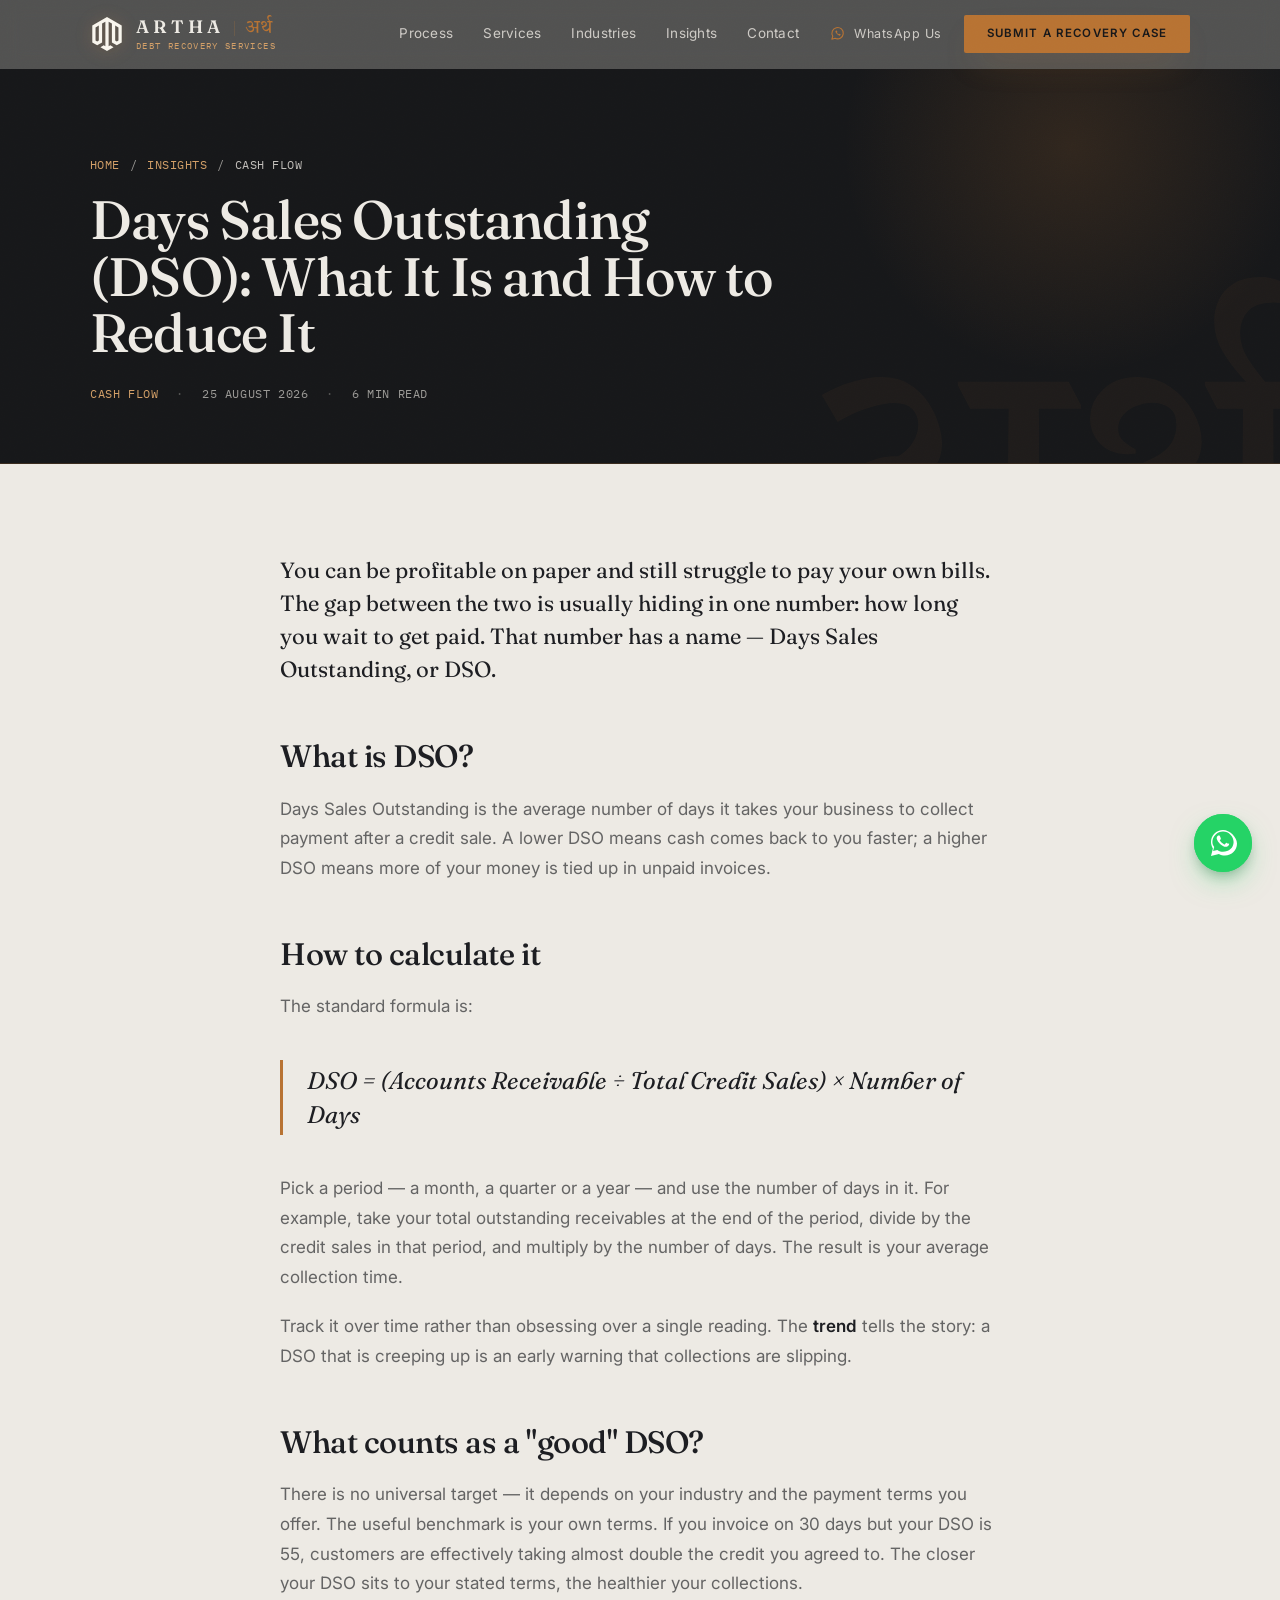
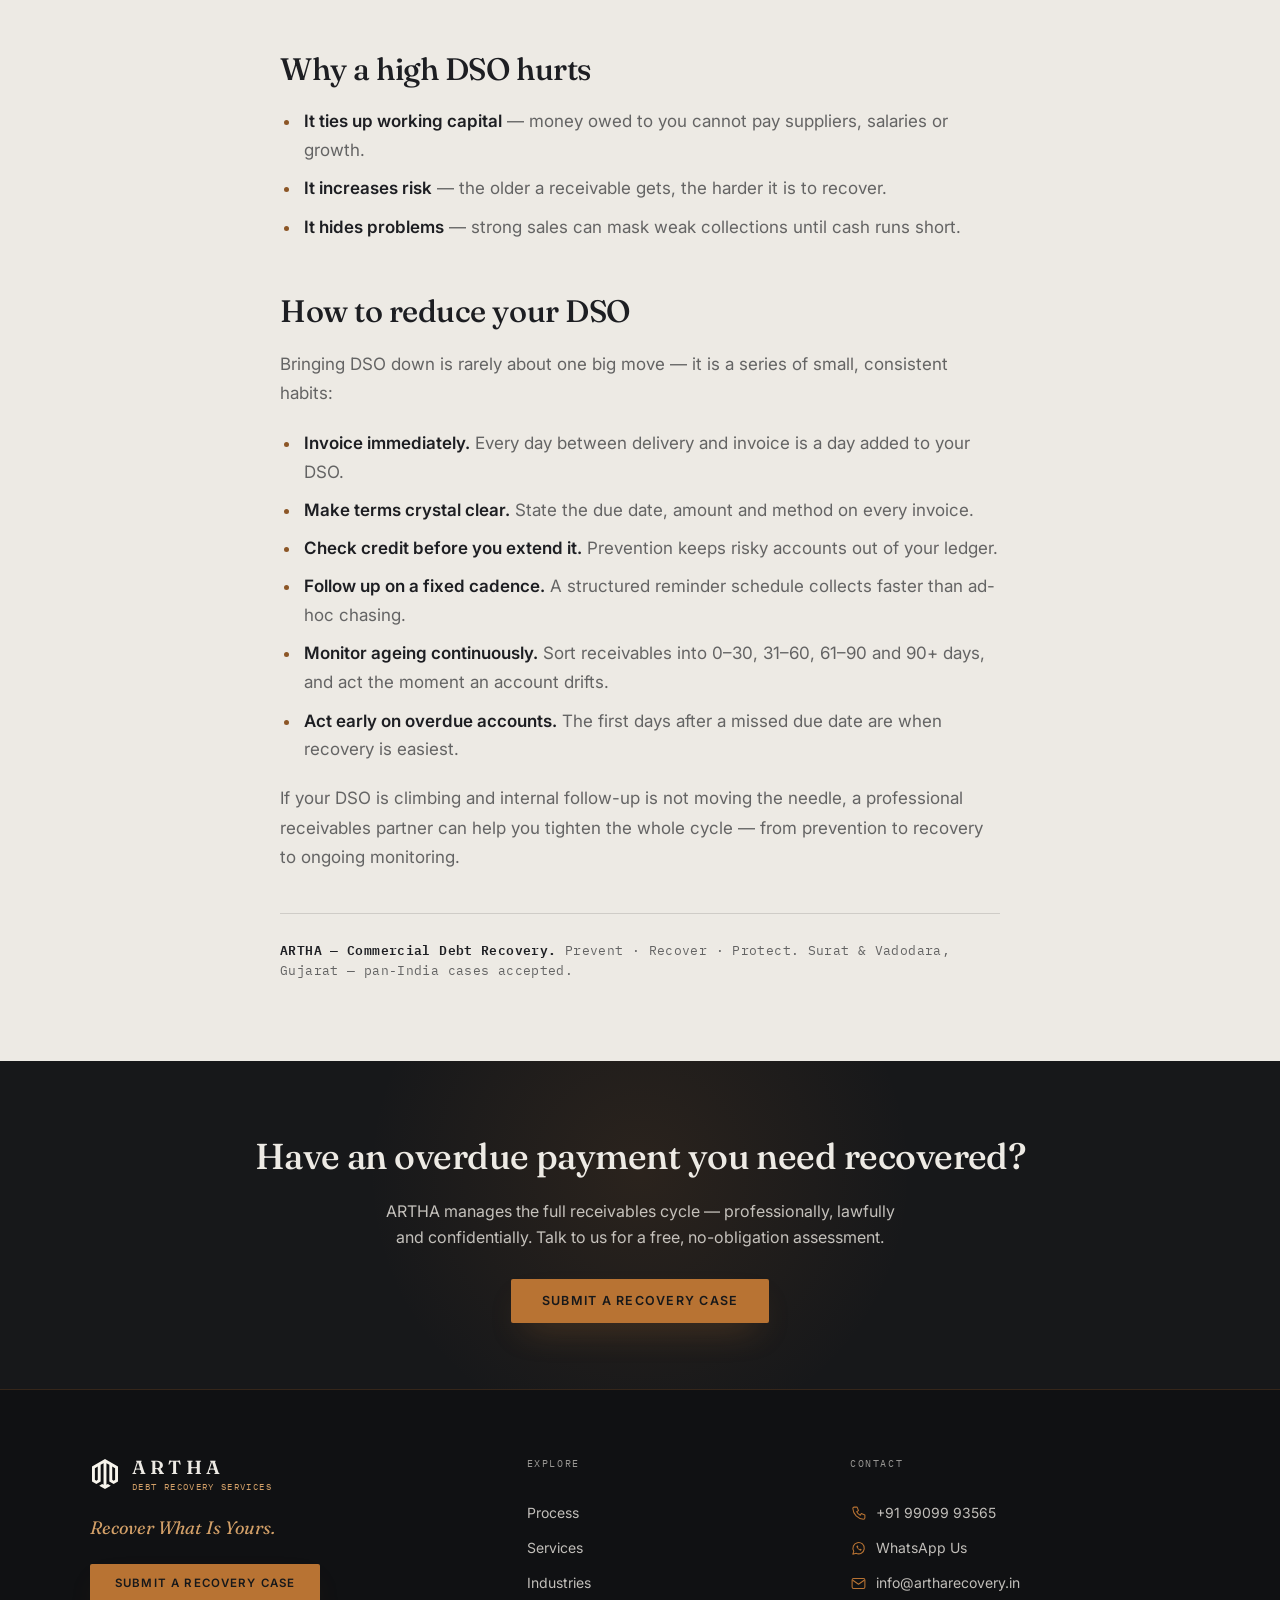
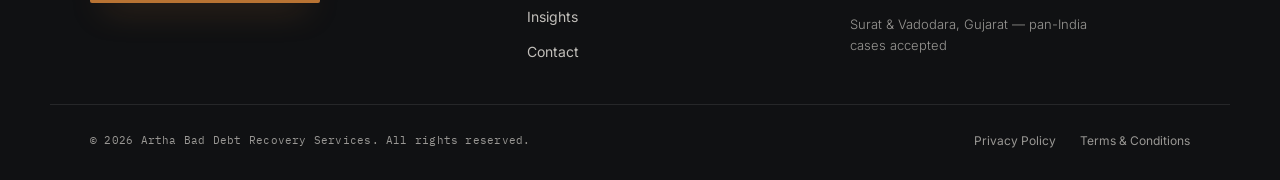
<file: blog/days-sales-outstanding-dso-explained.html>
<!DOCTYPE html>
<html lang="en">
<head>
<meta charset="UTF-8">
<meta name="viewport" content="width=device-width, initial-scale=1.0">
<title>Days Sales Outstanding (DSO): What It Is and How to Reduce It — ARTHA</title>
<meta name="description" content="DSO explained in plain language — the formula, why it matters for your cash flow, and practical ways to bring it down.">
<meta name="theme-color" content="#17181A">
<link rel="canonical" href="https://artharecovery.in/blog/days-sales-outstanding-dso-explained.html">
<meta property="og:type" content="article">
<meta property="og:title" content="Days Sales Outstanding (DSO): What It Is and How to Reduce It — ARTHA">
<meta property="og:description" content="DSO explained in plain language — the formula, why it matters for your cash flow, and practical ways to bring it down.">
<meta property="og:url" content="https://artharecovery.in/blog/days-sales-outstanding-dso-explained.html">
<meta property="og:site_name" content="ARTHA Debt Recovery Services">
<meta property="og:image" content="https://artharecovery.in/assets/og-image.png">
<meta property="og:image:width" content="1200">
<meta property="og:image:height" content="630">
<meta name="twitter:card" content="summary_large_image">
<meta name="twitter:title" content="Days Sales Outstanding (DSO): What It Is and How to Reduce It — ARTHA">
<meta name="twitter:description" content="DSO explained in plain language — the formula, why it matters for your cash flow, and practical ways to bring it down.">
<link rel="preconnect" href="https://fonts.googleapis.com">
<link rel="preconnect" href="https://fonts.gstatic.com" crossorigin>
<link href="https://fonts.googleapis.com/css2?family=Fraunces:ital,opsz,wght@0,9..144,400;0,9..144,500;0,9..144,600;1,9..144,500;1,9..144,600&family=Inter:wght@300;400;500;600&family=IBM+Plex+Mono:wght@400;500;600&family=Tiro+Devanagari+Sanskrit&display=swap" rel="stylesheet">
<link rel="icon" type="image/svg+xml" href="../assets/favicon.svg">
<link rel="icon" type="image/png" sizes="256x256" href="../assets/favicon.png">
<link rel="apple-touch-icon" href="../assets/favicon.png">
<link rel="stylesheet" href="../style.css">
<script type="application/ld+json">
{
  "@context": "https://schema.org",
  "@graph": [
    {
      "@type": "BlogPosting",
      "headline": "Days Sales Outstanding (DSO): What It Is and How to Reduce It",
      "description": "DSO explained in plain language — the formula, why it matters for your cash flow, and practical ways to bring it down.",
      "datePublished": "2026-08-25",
      "dateModified": "2026-08-25",
      "author": { "@type": "Organization", "name": "ARTHA Debt Recovery Services", "url": "https://artharecovery.in/" },
      "publisher": { "@type": "Organization", "name": "ARTHA Debt Recovery Services", "logo": { "@type": "ImageObject", "url": "https://artharecovery.in/assets/favicon.png" } },
      "mainEntityOfPage": { "@type": "WebPage", "@id": "https://artharecovery.in/blog/days-sales-outstanding-dso-explained.html" },
      "image": "https://artharecovery.in/assets/og-image.png",
      "articleSection": "Cash Flow"
    },
    {
      "@type": "BreadcrumbList",
      "itemListElement": [
        { "@type": "ListItem", "position": 1, "name": "Home", "item": "https://artharecovery.in/" },
        { "@type": "ListItem", "position": 2, "name": "Insights", "item": "https://artharecovery.in/blog/" },
        { "@type": "ListItem", "position": 3, "name": "Cash Flow", "item": "https://artharecovery.in/blog/days-sales-outstanding-dso-explained.html" }
      ]
    }
  ]
}
</script>
</head>
<body>
<a class="skip-link" href="#main">Skip to content</a>
<div class="grain" aria-hidden="true"></div>
<svg width="0" height="0" class="icon-defs" aria-hidden="true" focusable="false" style="position:absolute"><defs>
<symbol id="ic-arrow" viewBox="0 0 24 24"><path d="M5 12h13M13 6l6 6-6 6"/></symbol>
<symbol id="ic-phone" viewBox="0 0 24 24"><path d="M6 3h4l2 5-2.5 1.5a11 11 0 0 0 5 5L16 12l5 2v4a2 2 0 0 1-2 2A16 16 0 0 1 4 5a2 2 0 0 1 2-2z"/></symbol>
<symbol id="ic-whatsapp" viewBox="0 0 24 24"><path d="M4 20l1.4-4.2A8 8 0 1 1 8.6 18.7z"/><path d="M9 9.2c.4 2.2 3.6 5.4 5.8 5.8.7.1 1.4-.6 1.6-1.2.1-.3 0-.5-.2-.6l-1.7-.9c-.2-.1-.4 0-.6.2l-.4.5c-1-.4-2-1.4-2.4-2.4l.5-.4c.2-.2.3-.4.2-.6l-.9-1.7c-.1-.2-.3-.3-.6-.2-.6.2-1.3.9-1.2 1.6z" fill="currentColor" stroke="none"/></symbol>
<symbol id="ic-mail" viewBox="0 0 24 24"><rect x="3" y="5" width="18" height="14" rx="2"/><path d="M4 7.5l8 5.5 8-5.5"/></symbol>
</defs></svg>
<header class="site-header" id="siteHeader">
  <div class="wrap header-row">
    <a class="brand" href="../index.html#top" aria-label="ARTHA Debt Recovery Services — home">
      <img class="brand-mark" src="../assets/logo-mark-white.svg" width="34" height="34" alt="">
      <span class="brand-word">
        <span class="brand-lockup"><span class="brand-en">ARTHA</span><span class="brand-sanskrit" lang="sa">अर्थ</span></span>
        <span class="brand-sub">Debt Recovery Services</span>
      </span>
    </a>
    <nav class="main-nav" aria-label="Primary">
      <a href="../index.html#process">Process</a>
      <a href="../index.html#services">Services</a>
      <a href="../index.html#industries">Industries</a>
      <a href="index.html" aria-current="page">Insights</a>
      <a href="../index.html#contact">Contact</a>
    </nav>
    <div class="header-actions">
      <a class="ghost-link wa-link" href="https://wa.me/919909993565" target="_blank" rel="noopener">
        <svg class="ic ic-sm" aria-hidden="true"><use href="#ic-whatsapp"></use></svg><span>WhatsApp Us</span>
      </a>
      <a class="btn btn-gold nav-cta" href="../index.html#contact">Submit a Recovery Case</a>
    </div>
    <button class="menu-toggle" aria-expanded="false" aria-controls="mobile-nav" aria-label="Open menu"><span></span><span></span><span></span></button>
  </div>
  <nav id="mobile-nav" class="mobile-nav" aria-label="Mobile">
    <a href="../index.html#process">Process</a>
    <a href="../index.html#services">Services</a>
    <a href="../index.html#industries">Industries</a>
    <a href="index.html">Insights</a>
    <a href="../index.html#contact">Contact</a>
    <a class="btn btn-gold" href="../index.html#contact">Submit a Recovery Case</a>
    <a class="ghost-link" href="https://wa.me/919909993565" target="_blank" rel="noopener"><svg class="ic ic-sm" aria-hidden="true"><use href="#ic-whatsapp"></use></svg><span>WhatsApp Us</span></a>
  </nav>
</header>
<main id="main">
  <section class="page-hero">
    <div class="deva-wm" aria-hidden="true" lang="sa">अर्थ</div>
    <div class="wrap">
      <nav class="crumbs" aria-label="Breadcrumb"><a href="../index.html">Home</a><span>/</span><a href="index.html">Insights</a><span>/</span><span class="crumb-current">Cash Flow</span></nav>
      <h1 style="margin-top:18px">Days Sales Outstanding (DSO): What It Is and How to Reduce It</h1>
      <div class="article-meta">
        <span class="cat">Cash Flow</span><span class="dot">·</span>
        <span>25 August 2026</span><span class="dot">·</span>
        <span>6 min read</span>
      </div>
    </div>
  </section>
  <article class="article-body">
    <div class="wrap">
      <div class="prose">
        <p class="lead">You can be profitable on paper and still struggle to pay your own bills. The gap between the two is usually hiding in one number: how long you wait to get paid. That number has a name — Days Sales Outstanding, or DSO.</p>
<h2>What is DSO?</h2>
<p>Days Sales Outstanding is the average number of days it takes your business to collect payment after a credit sale. A lower DSO means cash comes back to you faster; a higher DSO means more of your money is tied up in unpaid invoices.</p>
<h2>How to calculate it</h2>
<p>The standard formula is:</p>
<blockquote>DSO = (Accounts Receivable ÷ Total Credit Sales) × Number of Days</blockquote>
<p>Pick a period — a month, a quarter or a year — and use the number of days in it. For example, take your total outstanding receivables at the end of the period, divide by the credit sales in that period, and multiply by the number of days. The result is your average collection time.</p>
<p>Track it over time rather than obsessing over a single reading. The <strong>trend</strong> tells the story: a DSO that is creeping up is an early warning that collections are slipping.</p>
<h2>What counts as a "good" DSO?</h2>
<p>There is no universal target — it depends on your industry and the payment terms you offer. The useful benchmark is your own terms. If you invoice on 30 days but your DSO is 55, customers are effectively taking almost double the credit you agreed to. The closer your DSO sits to your stated terms, the healthier your collections.</p>
<h2>Why a high DSO hurts</h2>
<ul>
<li><strong>It ties up working capital</strong> — money owed to you cannot pay suppliers, salaries or growth.</li>
<li><strong>It increases risk</strong> — the older a receivable gets, the harder it is to recover.</li>
<li><strong>It hides problems</strong> — strong sales can mask weak collections until cash runs short.</li>
</ul>
<h2>How to reduce your DSO</h2>
<p>Bringing DSO down is rarely about one big move — it is a series of small, consistent habits:</p>
<ul>
<li><strong>Invoice immediately.</strong> Every day between delivery and invoice is a day added to your DSO.</li>
<li><strong>Make terms crystal clear.</strong> State the due date, amount and method on every invoice.</li>
<li><strong>Check credit before you extend it.</strong> Prevention keeps risky accounts out of your ledger.</li>
<li><strong>Follow up on a fixed cadence.</strong> A structured reminder schedule collects faster than ad-hoc chasing.</li>
<li><strong>Monitor ageing continuously.</strong> Sort receivables into 0–30, 31–60, 61–90 and 90+ days, and act the moment an account drifts.</li>
<li><strong>Act early on overdue accounts.</strong> The first days after a missed due date are when recovery is easiest.</li>
</ul>
<p>If your DSO is climbing and internal follow-up is not moving the needle, a professional receivables partner can help you tighten the whole cycle — from prevention to recovery to ongoing monitoring.</p>
        <div class="article-tail"><strong>ARTHA — Commercial Debt Recovery.</strong> Prevent · Recover · Protect. Surat &amp; Vadodara, Gujarat — pan-India cases accepted.</div>
      </div>
    </div>
  </article>
  <section class="article-cta">
  <div class="wrap">
    <h2>Have an overdue payment you need recovered?</h2>
    <p>ARTHA manages the full receivables cycle — professionally, lawfully and confidentially. Talk to us for a free, no-obligation assessment.</p>
    <a class="btn btn-gold" href="../index.html#contact">Submit a Recovery Case</a>
  </div>
</section>
</main>
<footer class="site-footer">
  <div class="wrap footer-top">
    <div class="footer-brand">
      <div class="brand brand-footer">
        <img src="../assets/logo-mark-white.svg" width="30" height="30" alt="">
        <span class="brand-word"><span class="brand-en">ARTHA</span><span class="brand-sub">Debt Recovery Services</span></span>
      </div>
      <p class="footer-tag">Recover What Is Yours.</p>
      <a class="btn btn-gold footer-cta" href="../index.html#contact">Submit a Recovery Case</a>
    </div>
    <nav class="footer-nav" aria-label="Footer">
      <p class="footer-col-title">Explore</p>
      <a href="../index.html#process">Process</a>
      <a href="../index.html#services">Services</a>
      <a href="../index.html#industries">Industries</a>
      <a href="index.html">Insights</a>
      <a href="../index.html#contact">Contact</a>
    </nav>
    <div class="footer-contact">
      <p class="footer-col-title">Contact</p>
      <a href="tel:+919909993565"><svg class="ic ic-sm" aria-hidden="true"><use href="#ic-phone"></use></svg>+91 99099 93565</a>
      <a href="https://wa.me/919909993565" target="_blank" rel="noopener"><svg class="ic ic-sm" aria-hidden="true"><use href="#ic-whatsapp"></use></svg>WhatsApp Us</a>
      <a href="mailto:info@artharecovery.in"><svg class="ic ic-sm" aria-hidden="true"><use href="#ic-mail"></use></svg>info@artharecovery.in</a>
      <p class="footer-area">Surat &amp; Vadodara, Gujarat — pan-India cases accepted</p>
    </div>
  </div>
  <div class="wrap footer-bottom">
    <p class="footer-copy">&copy; 2026 Artha Bad Debt Recovery Services. All rights reserved.</p>
    <nav class="footer-legal" aria-label="Legal"><a href="../privacy.html">Privacy Policy</a><a href="../terms.html">Terms &amp; Conditions</a></nav>
  </div>
</footer>
<div class="wa-float" id="waFloat">
  <div class="wa-bubble" id="waBubble" role="dialog" aria-label="Chat with ARTHA on WhatsApp">
    <button class="wa-bubble-close" id="waBubbleClose" aria-label="Dismiss">&times;</button>
    <p class="wa-bubble-title">We're online</p>
    <p class="wa-bubble-text">Talk to a recovery specialist — confidential &amp; free assessment.</p>
    <a class="wa-bubble-cta" href="https://wa.me/919909993565?text=Hello%20ARTHA%2C%20I%27d%20like%20to%20discuss%20a%20recovery%20case." target="_blank" rel="noopener">Start chat on WhatsApp</a>
  </div>
  <a class="wa-fab" href="https://wa.me/919909993565?text=Hello%20ARTHA%2C%20I%27d%20like%20to%20discuss%20a%20recovery%20case." target="_blank" rel="noopener" aria-label="Chat with ARTHA on WhatsApp">
    <svg class="wa-fab-icon" viewBox="0 0 32 32" aria-hidden="true" fill="currentColor"><path d="M16 3C9.4 3 4 8.4 4 15c0 2.3.7 4.5 1.9 6.4L4 29l7.9-1.9c1.8 1 3.9 1.5 6.1 1.5 6.6 0 12-5.4 12-12S22.6 3 16 3zm0 21.8c-1.9 0-3.7-.5-5.3-1.5l-.4-.2-4.2 1 1.1-4.1-.3-.4C6 18.4 5.4 16.7 5.4 15 5.4 9.2 10.2 4.4 16 4.4S26.6 9.2 26.6 15 21.8 24.8 16 24.8zm5.8-7.9c-.3-.2-1.9-.9-2.2-1s-.5-.2-.7.2-.8 1-1 1.2-.4.3-.7.1c-1.9-.9-3.1-1.7-4.3-3.8-.3-.6.3-.5.9-1.7.1-.2 0-.4 0-.6s-.7-1.7-1-2.3c-.3-.6-.5-.5-.7-.5h-.6c-.2 0-.6.1-.9.4-1 1-1.2 2.4-.5 3.9 1.1 2.3 2.4 4.1 5 5.6 3.2 1.9 3.9 1.4 4.6 1.3.9-.1 1.9-.8 2.2-1.6.3-.8.3-1.4.2-1.6-.1-.1-.3-.2-.6-.4z"/></svg>
    <span class="wa-fab-ping" aria-hidden="true"></span>
  </a>
</div>
<script src="../script.js"></script>
</body>
</html>
</file>
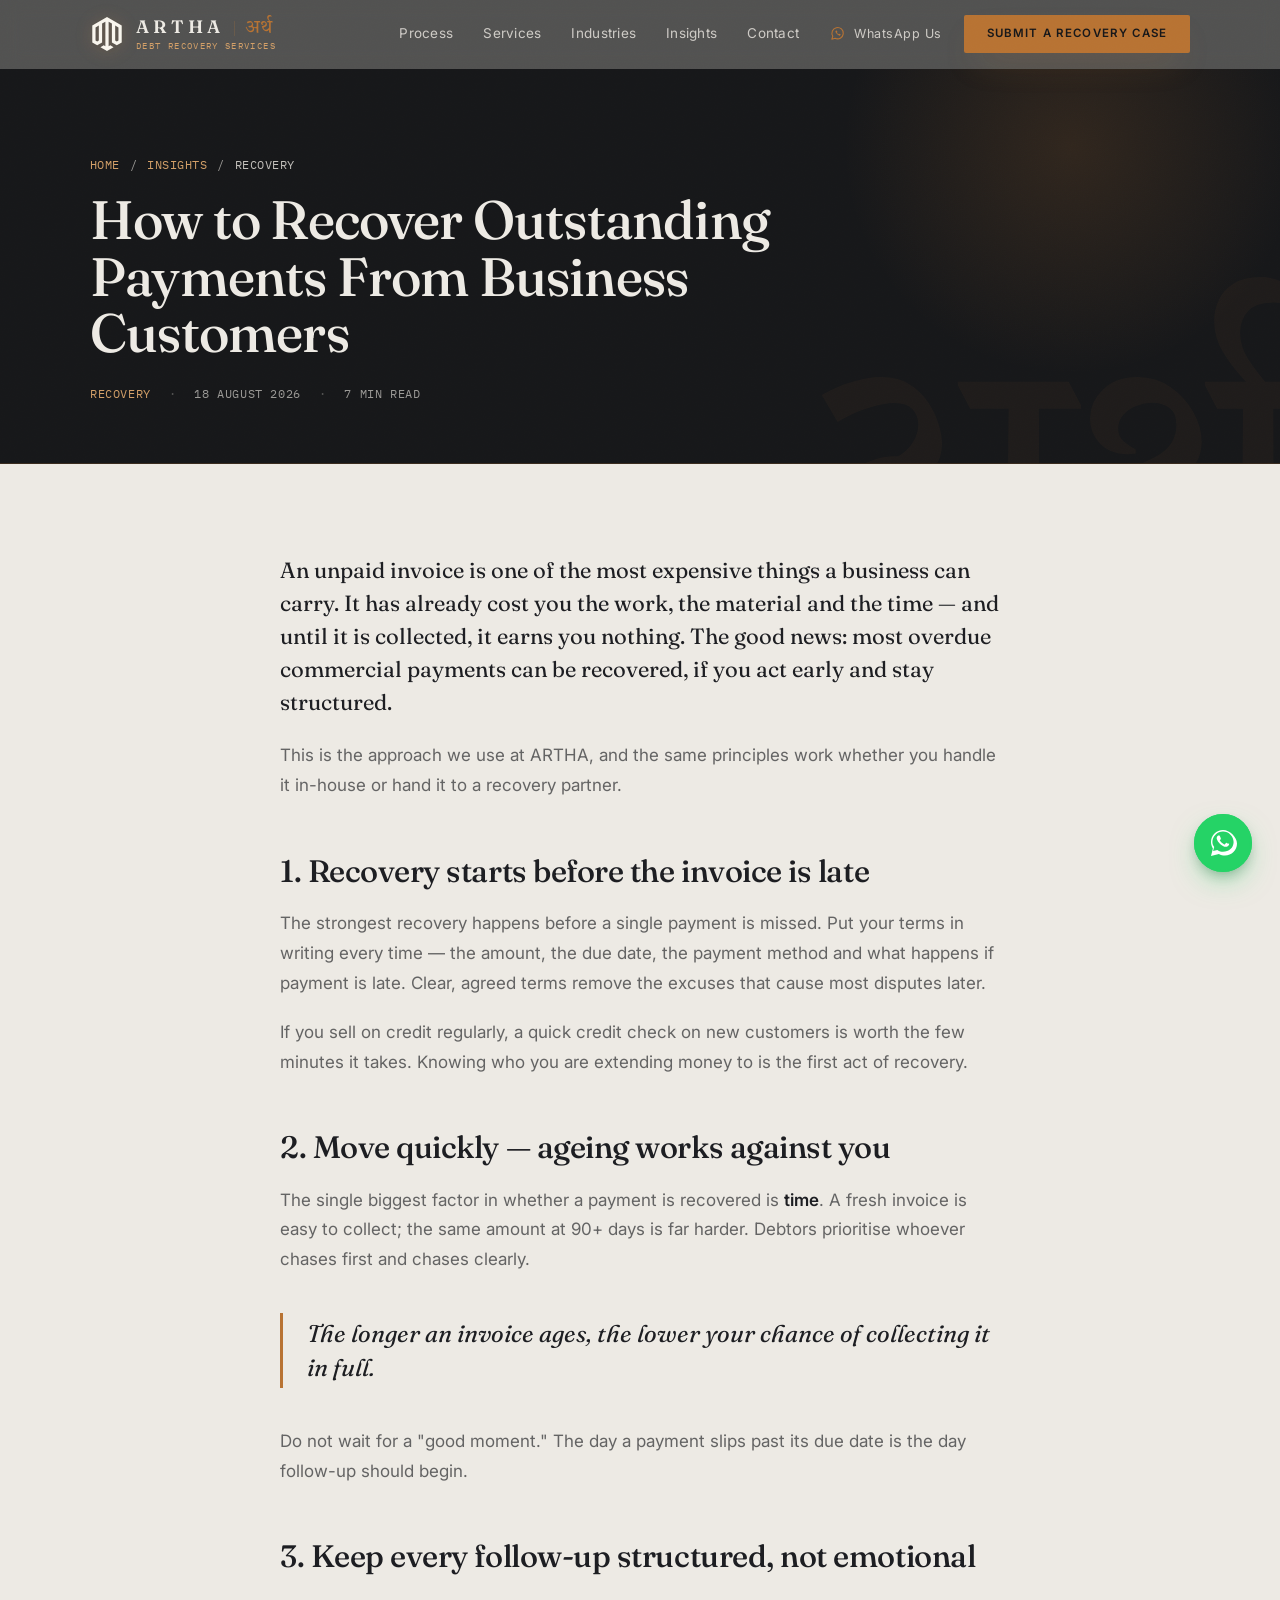
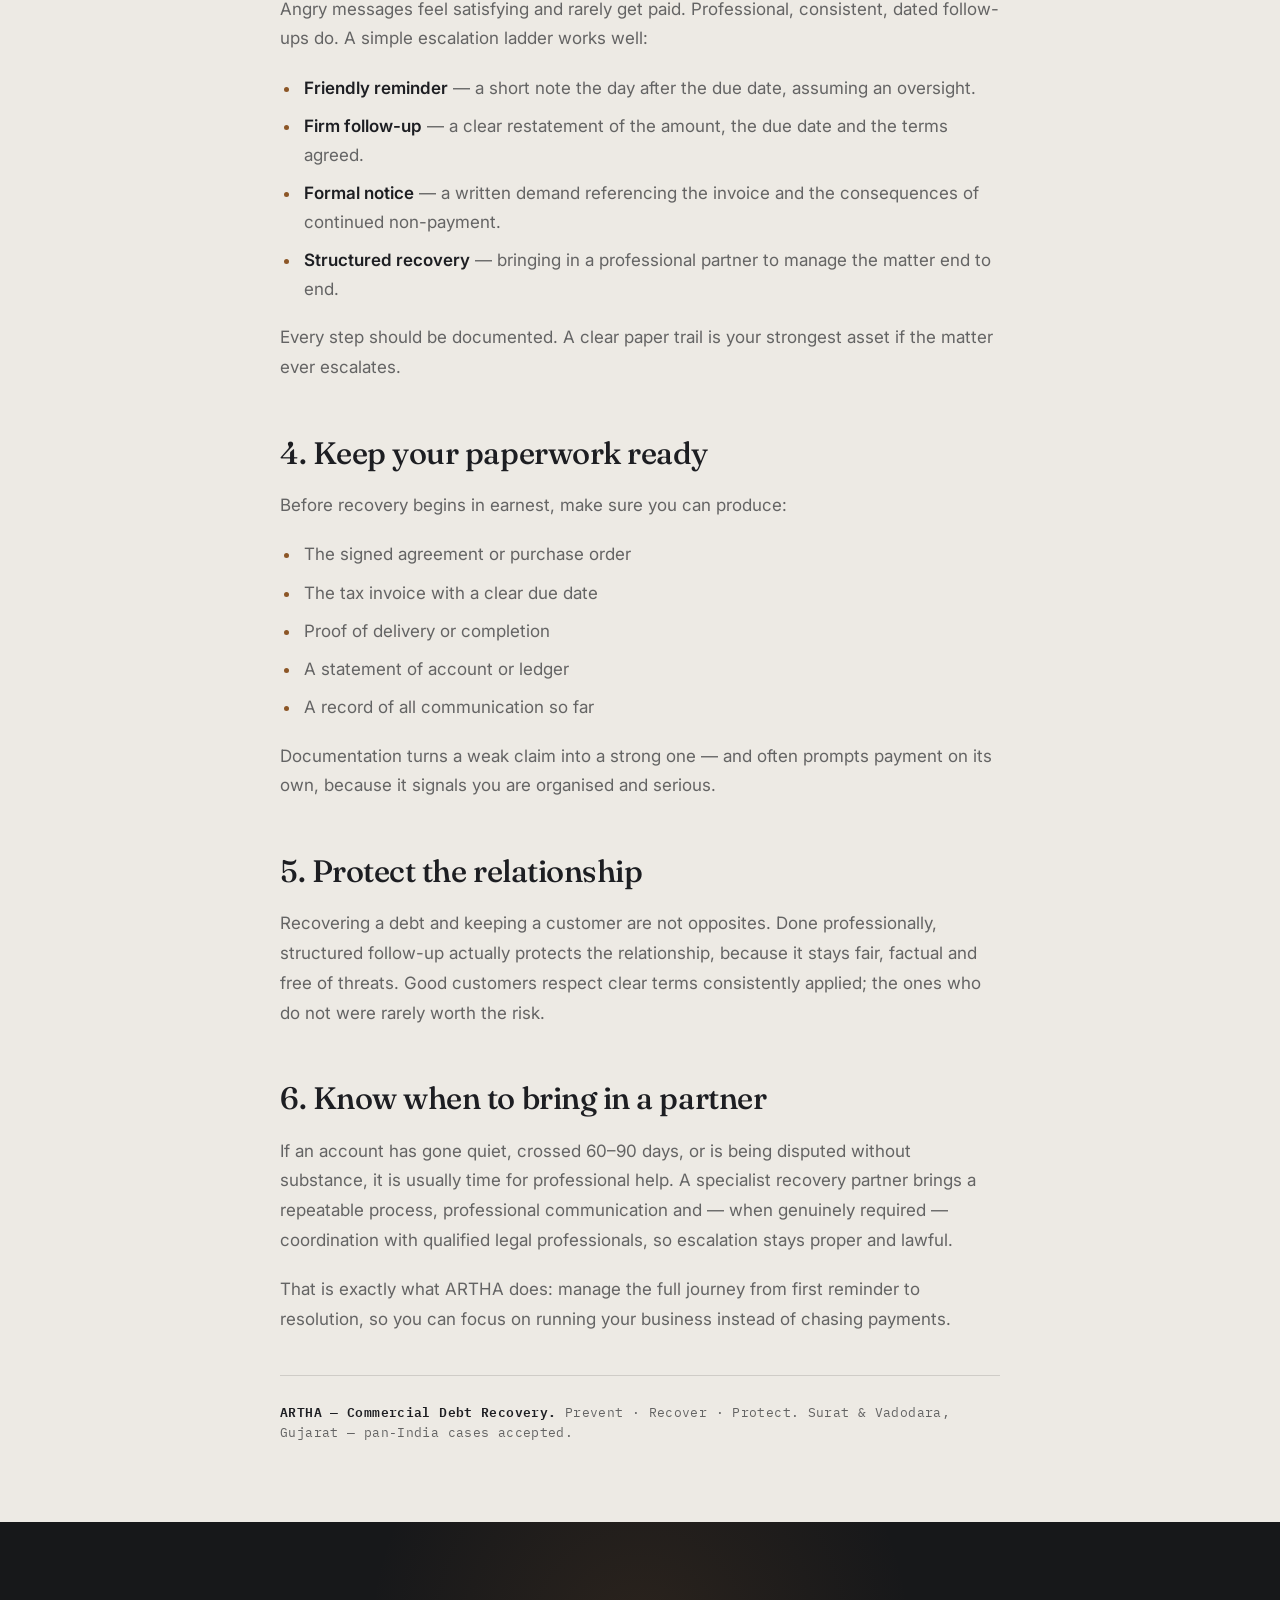
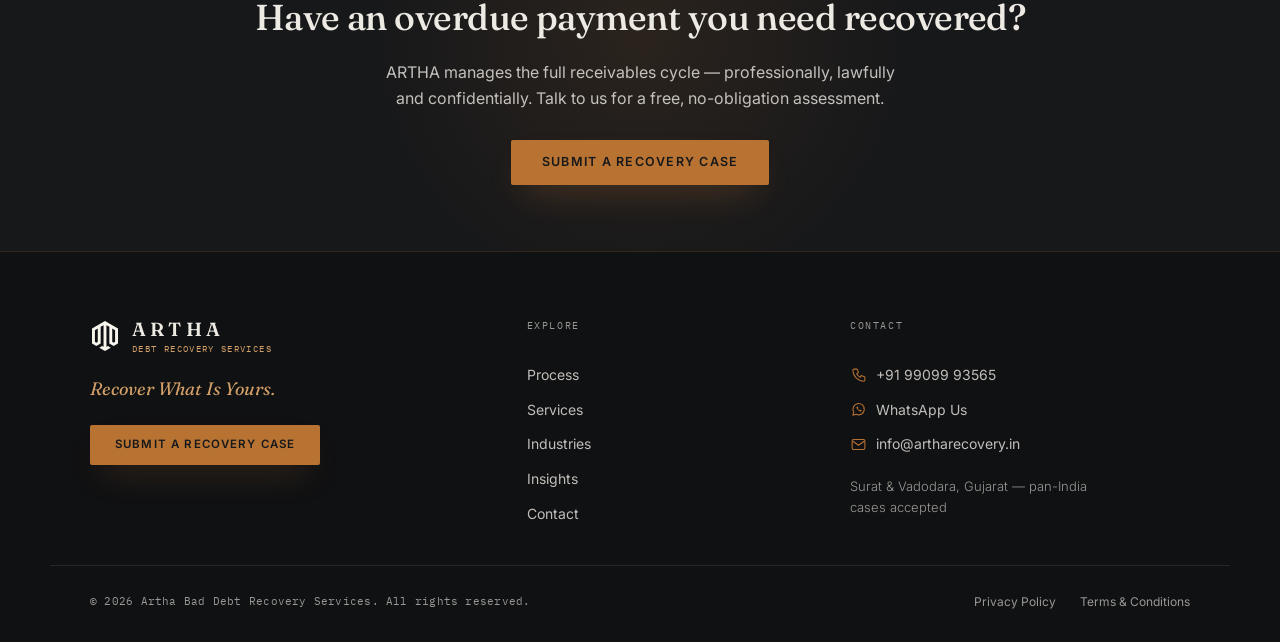
<file: blog/recover-outstanding-payments-from-business-customers.html>
<!DOCTYPE html>
<html lang="en">
<head>
<meta charset="UTF-8">
<meta name="viewport" content="width=device-width, initial-scale=1.0">
<title>How to Recover Outstanding Payments From Business Customers — ARTHA</title>
<meta name="description" content="A practical, professional playbook for recovering overdue B2B payments — without damaging the customer relationship.">
<meta name="theme-color" content="#17181A">
<link rel="canonical" href="https://artharecovery.in/blog/recover-outstanding-payments-from-business-customers.html">
<meta property="og:type" content="article">
<meta property="og:title" content="How to Recover Outstanding Payments From Business Customers — ARTHA">
<meta property="og:description" content="A practical, professional playbook for recovering overdue B2B payments — without damaging the customer relationship.">
<meta property="og:url" content="https://artharecovery.in/blog/recover-outstanding-payments-from-business-customers.html">
<meta property="og:site_name" content="ARTHA Debt Recovery Services">
<meta property="og:image" content="https://artharecovery.in/assets/og-image.png">
<meta property="og:image:width" content="1200">
<meta property="og:image:height" content="630">
<meta name="twitter:card" content="summary_large_image">
<meta name="twitter:title" content="How to Recover Outstanding Payments From Business Customers — ARTHA">
<meta name="twitter:description" content="A practical, professional playbook for recovering overdue B2B payments — without damaging the customer relationship.">
<link rel="preconnect" href="https://fonts.googleapis.com">
<link rel="preconnect" href="https://fonts.gstatic.com" crossorigin>
<link href="https://fonts.googleapis.com/css2?family=Fraunces:ital,opsz,wght@0,9..144,400;0,9..144,500;0,9..144,600;1,9..144,500;1,9..144,600&family=Inter:wght@300;400;500;600&family=IBM+Plex+Mono:wght@400;500;600&family=Tiro+Devanagari+Sanskrit&display=swap" rel="stylesheet">
<link rel="icon" type="image/svg+xml" href="../assets/favicon.svg">
<link rel="icon" type="image/png" sizes="256x256" href="../assets/favicon.png">
<link rel="apple-touch-icon" href="../assets/favicon.png">
<link rel="stylesheet" href="../style.css">
<script type="application/ld+json">
{
  "@context": "https://schema.org",
  "@graph": [
    {
      "@type": "BlogPosting",
      "headline": "How to Recover Outstanding Payments From Business Customers",
      "description": "A practical, professional playbook for recovering overdue B2B payments — without damaging the customer relationship.",
      "datePublished": "2026-08-18",
      "dateModified": "2026-08-18",
      "author": { "@type": "Organization", "name": "ARTHA Debt Recovery Services", "url": "https://artharecovery.in/" },
      "publisher": { "@type": "Organization", "name": "ARTHA Debt Recovery Services", "logo": { "@type": "ImageObject", "url": "https://artharecovery.in/assets/favicon.png" } },
      "mainEntityOfPage": { "@type": "WebPage", "@id": "https://artharecovery.in/blog/recover-outstanding-payments-from-business-customers.html" },
      "image": "https://artharecovery.in/assets/og-image.png",
      "articleSection": "Recovery"
    },
    {
      "@type": "BreadcrumbList",
      "itemListElement": [
        { "@type": "ListItem", "position": 1, "name": "Home", "item": "https://artharecovery.in/" },
        { "@type": "ListItem", "position": 2, "name": "Insights", "item": "https://artharecovery.in/blog/" },
        { "@type": "ListItem", "position": 3, "name": "Recovery", "item": "https://artharecovery.in/blog/recover-outstanding-payments-from-business-customers.html" }
      ]
    }
  ]
}
</script>
</head>
<body>
<a class="skip-link" href="#main">Skip to content</a>
<div class="grain" aria-hidden="true"></div>
<svg width="0" height="0" class="icon-defs" aria-hidden="true" focusable="false" style="position:absolute"><defs>
<symbol id="ic-arrow" viewBox="0 0 24 24"><path d="M5 12h13M13 6l6 6-6 6"/></symbol>
<symbol id="ic-phone" viewBox="0 0 24 24"><path d="M6 3h4l2 5-2.5 1.5a11 11 0 0 0 5 5L16 12l5 2v4a2 2 0 0 1-2 2A16 16 0 0 1 4 5a2 2 0 0 1 2-2z"/></symbol>
<symbol id="ic-whatsapp" viewBox="0 0 24 24"><path d="M4 20l1.4-4.2A8 8 0 1 1 8.6 18.7z"/><path d="M9 9.2c.4 2.2 3.6 5.4 5.8 5.8.7.1 1.4-.6 1.6-1.2.1-.3 0-.5-.2-.6l-1.7-.9c-.2-.1-.4 0-.6.2l-.4.5c-1-.4-2-1.4-2.4-2.4l.5-.4c.2-.2.3-.4.2-.6l-.9-1.7c-.1-.2-.3-.3-.6-.2-.6.2-1.3.9-1.2 1.6z" fill="currentColor" stroke="none"/></symbol>
<symbol id="ic-mail" viewBox="0 0 24 24"><rect x="3" y="5" width="18" height="14" rx="2"/><path d="M4 7.5l8 5.5 8-5.5"/></symbol>
</defs></svg>
<header class="site-header" id="siteHeader">
  <div class="wrap header-row">
    <a class="brand" href="../index.html#top" aria-label="ARTHA Debt Recovery Services — home">
      <img class="brand-mark" src="../assets/logo-mark-white.svg" width="34" height="34" alt="">
      <span class="brand-word">
        <span class="brand-lockup"><span class="brand-en">ARTHA</span><span class="brand-sanskrit" lang="sa">अर्थ</span></span>
        <span class="brand-sub">Debt Recovery Services</span>
      </span>
    </a>
    <nav class="main-nav" aria-label="Primary">
      <a href="../index.html#process">Process</a>
      <a href="../index.html#services">Services</a>
      <a href="../index.html#industries">Industries</a>
      <a href="index.html" aria-current="page">Insights</a>
      <a href="../index.html#contact">Contact</a>
    </nav>
    <div class="header-actions">
      <a class="ghost-link wa-link" href="https://wa.me/919909993565" target="_blank" rel="noopener">
        <svg class="ic ic-sm" aria-hidden="true"><use href="#ic-whatsapp"></use></svg><span>WhatsApp Us</span>
      </a>
      <a class="btn btn-gold nav-cta" href="../index.html#contact">Submit a Recovery Case</a>
    </div>
    <button class="menu-toggle" aria-expanded="false" aria-controls="mobile-nav" aria-label="Open menu"><span></span><span></span><span></span></button>
  </div>
  <nav id="mobile-nav" class="mobile-nav" aria-label="Mobile">
    <a href="../index.html#process">Process</a>
    <a href="../index.html#services">Services</a>
    <a href="../index.html#industries">Industries</a>
    <a href="index.html">Insights</a>
    <a href="../index.html#contact">Contact</a>
    <a class="btn btn-gold" href="../index.html#contact">Submit a Recovery Case</a>
    <a class="ghost-link" href="https://wa.me/919909993565" target="_blank" rel="noopener"><svg class="ic ic-sm" aria-hidden="true"><use href="#ic-whatsapp"></use></svg><span>WhatsApp Us</span></a>
  </nav>
</header>
<main id="main">
  <section class="page-hero">
    <div class="deva-wm" aria-hidden="true" lang="sa">अर्थ</div>
    <div class="wrap">
      <nav class="crumbs" aria-label="Breadcrumb"><a href="../index.html">Home</a><span>/</span><a href="index.html">Insights</a><span>/</span><span class="crumb-current">Recovery</span></nav>
      <h1 style="margin-top:18px">How to Recover Outstanding Payments From Business Customers</h1>
      <div class="article-meta">
        <span class="cat">Recovery</span><span class="dot">·</span>
        <span>18 August 2026</span><span class="dot">·</span>
        <span>7 min read</span>
      </div>
    </div>
  </section>
  <article class="article-body">
    <div class="wrap">
      <div class="prose">
        <p class="lead">An unpaid invoice is one of the most expensive things a business can carry. It has already cost you the work, the material and the time — and until it is collected, it earns you nothing. The good news: most overdue commercial payments can be recovered, if you act early and stay structured.</p>
<p>This is the approach we use at ARTHA, and the same principles work whether you handle it in-house or hand it to a recovery partner.</p>
<h2>1. Recovery starts before the invoice is late</h2>
<p>The strongest recovery happens before a single payment is missed. Put your terms in writing every time — the amount, the due date, the payment method and what happens if payment is late. Clear, agreed terms remove the excuses that cause most disputes later.</p>
<p>If you sell on credit regularly, a quick credit check on new customers is worth the few minutes it takes. Knowing who you are extending money to is the first act of recovery.</p>
<h2>2. Move quickly — ageing works against you</h2>
<p>The single biggest factor in whether a payment is recovered is <strong>time</strong>. A fresh invoice is easy to collect; the same amount at 90+ days is far harder. Debtors prioritise whoever chases first and chases clearly.</p>
<blockquote>The longer an invoice ages, the lower your chance of collecting it in full.</blockquote>
<p>Do not wait for a "good moment." The day a payment slips past its due date is the day follow-up should begin.</p>
<h2>3. Keep every follow-up structured, not emotional</h2>
<p>Angry messages feel satisfying and rarely get paid. Professional, consistent, dated follow-ups do. A simple escalation ladder works well:</p>
<ul>
<li><strong>Friendly reminder</strong> — a short note the day after the due date, assuming an oversight.</li>
<li><strong>Firm follow-up</strong> — a clear restatement of the amount, the due date and the terms agreed.</li>
<li><strong>Formal notice</strong> — a written demand referencing the invoice and the consequences of continued non-payment.</li>
<li><strong>Structured recovery</strong> — bringing in a professional partner to manage the matter end to end.</li>
</ul>
<p>Every step should be documented. A clear paper trail is your strongest asset if the matter ever escalates.</p>
<h2>4. Keep your paperwork ready</h2>
<p>Before recovery begins in earnest, make sure you can produce:</p>
<ul>
<li>The signed agreement or purchase order</li>
<li>The tax invoice with a clear due date</li>
<li>Proof of delivery or completion</li>
<li>A statement of account or ledger</li>
<li>A record of all communication so far</li>
</ul>
<p>Documentation turns a weak claim into a strong one — and often prompts payment on its own, because it signals you are organised and serious.</p>
<h2>5. Protect the relationship</h2>
<p>Recovering a debt and keeping a customer are not opposites. Done professionally, structured follow-up actually protects the relationship, because it stays fair, factual and free of threats. Good customers respect clear terms consistently applied; the ones who do not were rarely worth the risk.</p>
<h2>6. Know when to bring in a partner</h2>
<p>If an account has gone quiet, crossed 60–90 days, or is being disputed without substance, it is usually time for professional help. A specialist recovery partner brings a repeatable process, professional communication and — when genuinely required — coordination with qualified legal professionals, so escalation stays proper and lawful.</p>
<p>That is exactly what ARTHA does: manage the full journey from first reminder to resolution, so you can focus on running your business instead of chasing payments.</p>
        <div class="article-tail"><strong>ARTHA — Commercial Debt Recovery.</strong> Prevent · Recover · Protect. Surat &amp; Vadodara, Gujarat — pan-India cases accepted.</div>
      </div>
    </div>
  </article>
  <section class="article-cta">
  <div class="wrap">
    <h2>Have an overdue payment you need recovered?</h2>
    <p>ARTHA manages the full receivables cycle — professionally, lawfully and confidentially. Talk to us for a free, no-obligation assessment.</p>
    <a class="btn btn-gold" href="../index.html#contact">Submit a Recovery Case</a>
  </div>
</section>
</main>
<footer class="site-footer">
  <div class="wrap footer-top">
    <div class="footer-brand">
      <div class="brand brand-footer">
        <img src="../assets/logo-mark-white.svg" width="30" height="30" alt="">
        <span class="brand-word"><span class="brand-en">ARTHA</span><span class="brand-sub">Debt Recovery Services</span></span>
      </div>
      <p class="footer-tag">Recover What Is Yours.</p>
      <a class="btn btn-gold footer-cta" href="../index.html#contact">Submit a Recovery Case</a>
    </div>
    <nav class="footer-nav" aria-label="Footer">
      <p class="footer-col-title">Explore</p>
      <a href="../index.html#process">Process</a>
      <a href="../index.html#services">Services</a>
      <a href="../index.html#industries">Industries</a>
      <a href="index.html">Insights</a>
      <a href="../index.html#contact">Contact</a>
    </nav>
    <div class="footer-contact">
      <p class="footer-col-title">Contact</p>
      <a href="tel:+919909993565"><svg class="ic ic-sm" aria-hidden="true"><use href="#ic-phone"></use></svg>+91 99099 93565</a>
      <a href="https://wa.me/919909993565" target="_blank" rel="noopener"><svg class="ic ic-sm" aria-hidden="true"><use href="#ic-whatsapp"></use></svg>WhatsApp Us</a>
      <a href="mailto:info@artharecovery.in"><svg class="ic ic-sm" aria-hidden="true"><use href="#ic-mail"></use></svg>info@artharecovery.in</a>
      <p class="footer-area">Surat &amp; Vadodara, Gujarat — pan-India cases accepted</p>
    </div>
  </div>
  <div class="wrap footer-bottom">
    <p class="footer-copy">&copy; 2026 Artha Bad Debt Recovery Services. All rights reserved.</p>
    <nav class="footer-legal" aria-label="Legal"><a href="../privacy.html">Privacy Policy</a><a href="../terms.html">Terms &amp; Conditions</a></nav>
  </div>
</footer>
<div class="wa-float" id="waFloat">
  <div class="wa-bubble" id="waBubble" role="dialog" aria-label="Chat with ARTHA on WhatsApp">
    <button class="wa-bubble-close" id="waBubbleClose" aria-label="Dismiss">&times;</button>
    <p class="wa-bubble-title">We're online</p>
    <p class="wa-bubble-text">Talk to a recovery specialist — confidential &amp; free assessment.</p>
    <a class="wa-bubble-cta" href="https://wa.me/919909993565?text=Hello%20ARTHA%2C%20I%27d%20like%20to%20discuss%20a%20recovery%20case." target="_blank" rel="noopener">Start chat on WhatsApp</a>
  </div>
  <a class="wa-fab" href="https://wa.me/919909993565?text=Hello%20ARTHA%2C%20I%27d%20like%20to%20discuss%20a%20recovery%20case." target="_blank" rel="noopener" aria-label="Chat with ARTHA on WhatsApp">
    <svg class="wa-fab-icon" viewBox="0 0 32 32" aria-hidden="true" fill="currentColor"><path d="M16 3C9.4 3 4 8.4 4 15c0 2.3.7 4.5 1.9 6.4L4 29l7.9-1.9c1.8 1 3.9 1.5 6.1 1.5 6.6 0 12-5.4 12-12S22.6 3 16 3zm0 21.8c-1.9 0-3.7-.5-5.3-1.5l-.4-.2-4.2 1 1.1-4.1-.3-.4C6 18.4 5.4 16.7 5.4 15 5.4 9.2 10.2 4.4 16 4.4S26.6 9.2 26.6 15 21.8 24.8 16 24.8zm5.8-7.9c-.3-.2-1.9-.9-2.2-1s-.5-.2-.7.2-.8 1-1 1.2-.4.3-.7.1c-1.9-.9-3.1-1.7-4.3-3.8-.3-.6.3-.5.9-1.7.1-.2 0-.4 0-.6s-.7-1.7-1-2.3c-.3-.6-.5-.5-.7-.5h-.6c-.2 0-.6.1-.9.4-1 1-1.2 2.4-.5 3.9 1.1 2.3 2.4 4.1 5 5.6 3.2 1.9 3.9 1.4 4.6 1.3.9-.1 1.9-.8 2.2-1.6.3-.8.3-1.4.2-1.6-.1-.1-.3-.2-.6-.4z"/></svg>
    <span class="wa-fab-ping" aria-hidden="true"></span>
  </a>
</div>
<script src="../script.js"></script>
</body>
</html>
</file>
<file: style.css>
/* =========================================================
   ARTHA — Commercial Receivables Management
   Design system: Navy · Gold · Cream
   Fraunces (display) · Inter (body) · IBM Plex Mono (data)
   ========================================================= */

:root{
  --ink: #17181A;
  --ink-2: #212227;
  --ink-3: #2B2C31;
  --ink-4: #33343A70;
  --paper: #EDEAE4;
  --paper-2: #E4E0D8;
  --paper-3: #D8D3C8;

  --gold: #B87333;
  --gold-soft: #D3A068;
  --gold-deep: #8C5626;

  --line-on-dark: rgba(184,115,51,0.22);
  --line-on-dark-soft: rgba(184,115,51,0.10);
  --hair-on-dark: rgba(237,234,228,0.10);
  --line-on-light: rgba(23,24,26,0.14);
  --line-on-light-soft: rgba(23,24,26,0.07);

  --ink-text: #1D1E22;
  --muted-light: rgba(237,234,228,0.62);
  --muted-light-2: rgba(237,234,228,0.80);
  --muted-dark: rgba(29,30,34,0.66);

  --font-display: 'Fraunces', Georgia, serif;
  --font-body: 'Inter', -apple-system, BlinkMacSystemFont, sans-serif;
  --font-mono: 'IBM Plex Mono', ui-monospace, monospace;

  --shadow-card: 0 30px 60px -30px rgba(0,0,0,0.6);
  --shadow-soft: 0 14px 34px -18px rgba(23,24,26,0.4);
  --shadow-gold: 0 16px 34px -14px rgba(184,115,51,0.42);

  --ease: cubic-bezier(.2,.6,.2,1);
  --maxw: 1180px;
  --pad: clamp(20px, 5vw, 40px);
}

*{ box-sizing: border-box; }
html{ scroll-behavior: smooth; -webkit-text-size-adjust: 100%; }
html{ scroll-padding-top: 88px; }

body{
  margin:0;
  font-family: var(--font-body);
  color: var(--ink-text);
  background: var(--paper);
  line-height: 1.62;
  font-size: 16px;
  -webkit-font-smoothing: antialiased;
  text-rendering: optimizeLegibility;
  overflow-x: hidden;
}

img{ max-width: 100%; display: block; }
a{ color: inherit; }
:focus-visible{ outline: 2px solid var(--gold); outline-offset: 3px; border-radius: 1px; }

.wrap{ max-width: var(--maxw); margin: 0 auto; padding: 0 var(--pad); position: relative; }

.skip-link{
  position: absolute; left: -999px; top: 0; background: var(--gold); color: var(--ink);
  padding: 10px 16px; z-index: 300; font-weight: 600; text-decoration: none;
}
.skip-link:focus{ left: 12px; top: 12px; }

/* ---------- Typography ---------- */
h1,h2,h3{ font-family: var(--font-display); font-weight: 500; margin: 0; letter-spacing: -0.015em; }

.eyebrow{
  font-family: var(--font-mono); text-transform: uppercase; letter-spacing: 0.2em;
  font-size: 11px; color: var(--gold-soft); margin: 0 0 18px; font-weight: 500;
  display: inline-flex; align-items: center; gap: 12px;
}
.eyebrow::before{ content:''; width: 26px; height: 1px; background: var(--gold); opacity: .8; }
.eyebrow-dark{ color: var(--gold-deep); }
.eyebrow-dark::before{ background: var(--gold-deep); }

.section-head{ max-width: 760px; margin-bottom: clamp(40px, 6vw, 64px); }
.section-title{ font-size: clamp(29px, 4.2vw, 46px); line-height: 1.08; margin-bottom: 20px; max-width: 22ch; }
.section-title-light{ color: var(--paper); }
.section-sub{ max-width: 60ch; color: var(--muted-dark); font-size: clamp(15px, 1.6vw, 17px); font-weight: 400; margin: 0; }
.section-sub-light{ color: var(--muted-light-2); }

/* ---------- Ornament ---------- */
.ornament{ position: relative; height: 8px; width: 120px; margin-bottom: 26px; }
.ornament::before{ content:''; position:absolute; left:0; top:50%; width:100%; height:1px; transform: translateY(-50%);
  background: linear-gradient(90deg, var(--gold), rgba(184,115,51,0)); }
.ornament::after{ content:''; position:absolute; left:0; top:50%; width:6px; height:6px; background: var(--gold);
  transform: translate(0,-50%) rotate(45deg); }

/* ---------- Icons ---------- */
.ic{ width: 24px; height: 24px; fill: none; stroke: currentColor; stroke-width: 1.5;
  stroke-linecap: round; stroke-linejoin: round; flex: none; }
.ic-sm{ width: 17px; height: 17px; }
.ic-lg{ width: 34px; height: 34px; stroke-width: 1.3; }

/* ---------- Buttons ---------- */
.btn{
  display: inline-flex; align-items:center; justify-content:center; gap: 9px;
  padding: 15px 30px; border-radius: 2px; font-weight: 600;
  text-decoration: none; font-size: 12.5px; border: 1px solid transparent;
  transition: transform .22s var(--ease), background .22s var(--ease), box-shadow .22s var(--ease), border-color .22s var(--ease), color .22s var(--ease);
  text-transform: uppercase; letter-spacing: 0.1em; font-family: var(--font-body);
  cursor: pointer; line-height: 1;
}
.btn-gold{ background: var(--gold); color: var(--ink); box-shadow: var(--shadow-gold); }
.btn-gold:hover{ background: var(--gold-soft); transform: translateY(-2px); box-shadow: 0 20px 40px -14px rgba(184,115,51,0.55); }
.btn-ghost{ border-color: rgba(237,234,228,0.32); color: var(--paper); }
.btn-ghost:hover{ border-color: var(--gold); background: rgba(184,115,51,0.08); color: var(--gold-soft); transform: translateY(-2px); }
.btn-block{ width: 100%; }
.btn .ic{ stroke-width: 1.6; }

.ghost-link{
  display: inline-flex; align-items: center; gap: 8px; text-decoration: none;
  font-size: 12.5px; letter-spacing: 0.04em; color: var(--muted-light-2);
  transition: color .2s var(--ease);
}
.ghost-link:hover{ color: var(--gold-soft); }
.ghost-link .ic{ color: var(--gold); }

/* =========================================================
   HEADER
   ========================================================= */
.site-header{
  position: sticky; top:0; z-index: 100;
  background: rgba(23,24,26,0.72);
  backdrop-filter: blur(10px) saturate(120%);
  -webkit-backdrop-filter: blur(10px) saturate(120%);
  border-bottom: 1px solid transparent;
  transition: background .3s var(--ease), border-color .3s var(--ease), box-shadow .3s var(--ease);
}
.site-header.scrolled{
  background: rgba(18,19,21,0.94);
  border-bottom-color: var(--line-on-dark);
  box-shadow: 0 10px 30px -22px rgba(0,0,0,0.8);
}
.header-row{ display:flex; align-items:center; gap: 30px; padding: 15px var(--pad); color: var(--paper); }
.brand{ display:flex; align-items:center; gap:12px; text-decoration:none; color:var(--paper); margin-right: auto; }
.brand-mark{ filter: drop-shadow(0 2px 8px rgba(184,115,51,0.28)); }
.brand-word{ display:flex; flex-direction: column; line-height: 1.25; }
.brand-en{ font-family: var(--font-display); font-size: 18px; letter-spacing: 0.22em; font-weight: 600; }
.brand-sub{ font-family: var(--font-mono); font-size: 8.5px; letter-spacing: 0.16em; color: var(--gold-soft); text-transform: uppercase; margin-top: 2px; }

.main-nav{ display:flex; gap: 30px; font-size: 13.5px; letter-spacing: 0.02em; }
.main-nav a{ text-decoration:none; color: var(--muted-light-2); transition: color .18s; position: relative; padding: 4px 0; }
.main-nav a::after{ content:''; position:absolute; left:0; bottom:0; width:0; height:1px; background: var(--gold); transition: width .25s var(--ease); }
.main-nav a:hover{ color: var(--paper); }
.main-nav a:hover::after{ width: 100%; }

.header-actions{ display:flex; align-items:center; gap: 22px; }
.nav-cta{ padding: 12px 22px; font-size: 11.5px; }

.menu-toggle{ display:none; background:none; border:0; padding:8px; cursor:pointer; }
.menu-toggle span{ display:block; width:24px; height:1.5px; background:var(--gold); margin:5px 0; transition: transform .3s var(--ease), opacity .2s; }
.menu-toggle[aria-expanded="true"] span:nth-child(1){ transform: translateY(6.5px) rotate(45deg); }
.menu-toggle[aria-expanded="true"] span:nth-child(2){ opacity: 0; }
.menu-toggle[aria-expanded="true"] span:nth-child(3){ transform: translateY(-6.5px) rotate(-45deg); }

.mobile-nav{ display:none; flex-direction:column; gap: 4px; padding: 8px var(--pad) 26px; background: rgba(18,19,21,0.98); border-top:1px solid var(--line-on-dark); }
.mobile-nav a{ text-decoration:none; color: var(--muted-light-2); font-size: 15px; padding: 13px 0; border-bottom: 1px solid var(--hair-on-dark); }
.mobile-nav a.btn{ border: 1px solid transparent; justify-content: center; margin-top: 16px; padding: 15px; }
.mobile-nav .ghost-link{ border-bottom: none; padding-top: 18px; justify-content: center; }
.mobile-nav.open{ display:flex; animation: fadeDown .3s var(--ease); }
@keyframes fadeDown{ from{ opacity:0; transform: translateY(-8px);} to{ opacity:1; transform:none;} }

/* =========================================================
   HERO
   ========================================================= */
.hero{
  position: relative; overflow: hidden;
  background:
    radial-gradient(ellipse 900px 560px at 12% -10%, rgba(184,115,51,0.12), transparent 60%),
    radial-gradient(ellipse 800px 560px at 105% 8%, rgba(184,115,51,0.07), transparent 55%),
    var(--ink);
  color: var(--paper);
  padding: clamp(70px, 10vw, 118px) 0 clamp(64px, 8vw, 96px);
  margin-top: -1px;
}
.hero-grid-lines{
  position:absolute; inset:0; pointer-events:none; opacity:.5;
  background-image:
    repeating-linear-gradient(90deg, rgba(184,115,51,0.05) 0 1px, transparent 1px 88px),
    repeating-linear-gradient(0deg, rgba(184,115,51,0.035) 0 1px, transparent 1px 88px);
  mask-image: radial-gradient(ellipse 80% 80% at 60% 40%, #000 30%, transparent 78%);
  -webkit-mask-image: radial-gradient(ellipse 80% 80% at 60% 40%, #000 30%, transparent 78%);
}
.hero-watermark{
  position:absolute; right: -70px; top: 50%; transform: translateY(-50%);
  width: min(560px, 60vw); opacity: 0.04; pointer-events:none; z-index:0;
}
.hero-grid{ display:grid; grid-template-columns: 1.08fr 0.92fr; gap: clamp(40px, 5vw, 68px); align-items:center; position: relative; z-index: 1; }
.hero h1{ font-size: clamp(38px, 5.6vw, 66px); line-height: 1.03; color: var(--paper); font-weight: 500; letter-spacing: -0.02em; }
.hero-h1-accent{ color: var(--gold); font-style: italic; font-weight: 500; }
.hero-sub{ margin: 26px 0 0; max-width: 50ch; color: var(--muted-light-2); font-size: clamp(15.5px, 1.7vw, 17.5px); font-weight: 300; }
.hero-tagline{ margin: 24px 0 34px; font-family: var(--font-display); font-style: italic; font-size: 20px; color: var(--gold-soft); }
.hero-tagline span{ position: relative; padding-left: 40px; }
.hero-tagline span::before{ content:''; position:absolute; left:0; top:50%; width:28px; height:1px; background: var(--gold); }
.hero-actions{ display:flex; gap: 14px; flex-wrap: wrap; }
.hero-trust{ margin: 26px 0 0; font-family: var(--font-mono); font-size: 11.5px; letter-spacing: 0.08em; color: var(--muted-light); text-transform: uppercase; }
.hero-trust .dot{ color: var(--gold); margin: 0 6px; }

/* ----- Recovery Case dashboard ----- */
.case-card{
  background: linear-gradient(160deg, var(--ink-3), var(--ink-2) 70%);
  border: 1px solid var(--line-on-dark); border-radius: 4px;
  padding: 26px 28px 28px; position: relative; overflow: hidden;
  box-shadow: var(--shadow-card);
}
.case-card::after{
  content:''; position:absolute; inset:0; pointer-events:none;
  background: repeating-linear-gradient(115deg, rgba(184,115,51,0.03) 0 1px, transparent 1px 60px);
}
.case-card.framed::before{
  content:''; position:absolute; top:9px; left:9px; right:9px; bottom:9px;
  border: 1px solid var(--line-on-dark-soft); border-radius: 2px; pointer-events:none;
}
.case-card-head{ display:flex; justify-content: space-between; align-items:center; padding-bottom: 16px; border-bottom: 1px solid var(--line-on-dark); margin-bottom: 6px; position: relative; z-index:1; }
.case-tag{ font-family: var(--font-mono); font-size: 11px; letter-spacing: 0.18em; color: var(--gold-soft); text-transform: uppercase; display:inline-flex; align-items:center; gap:9px; font-weight:500; }
.case-sample{ font-family: var(--font-mono); font-size: 9px; letter-spacing: 0.14em; color: var(--muted-light); text-transform: uppercase; border: 1px solid var(--line-on-dark); padding: 3px 8px; border-radius: 2px; }
.case-rows{ margin:0; position: relative; z-index:1; }
.case-row{ display:flex; justify-content: space-between; align-items:center; gap: 16px; padding: 11px 0; border-bottom: 1px solid var(--hair-on-dark); font-family: var(--font-mono); font-size: 13px; }
.case-row:last-child{ border-bottom: none; }
.case-row dt{ color: var(--muted-light); font-weight:400; letter-spacing: 0.02em; }
.case-row dd{ margin:0; color: var(--paper); text-align: right; }
.case-row.emphasis dd{ color: var(--gold-soft); font-size: 16px; font-weight: 600; }
.status-active{ color: #8FD4A0 !important; display:inline-flex; align-items:center; gap: 7px; }
.pulse{ width: 7px; height: 7px; border-radius: 50%; background: #6FCB86; box-shadow: 0 0 0 0 rgba(111,203,134,0.6); animation: pulse 2s infinite; flex:none; }
.case-tag .pulse{ background: var(--gold); box-shadow: 0 0 0 0 rgba(184,115,51,0.6); }
@keyframes pulse{ 0%{ box-shadow: 0 0 0 0 rgba(111,203,134,0.5);} 70%{ box-shadow: 0 0 0 6px rgba(111,203,134,0);} 100%{ box-shadow: 0 0 0 0 rgba(111,203,134,0);} }

.case-progress{ margin-top: 18px; position: relative; z-index:1; }
.case-progress-head{ display:flex; justify-content: space-between; font-family: var(--font-mono); font-size: 11px; letter-spacing: 0.06em; text-transform: uppercase; color: var(--muted-light); margin-bottom: 9px; }
.case-progress-val{ color: var(--gold-soft); font-weight: 600; }
.progress-track{ height: 6px; background: rgba(237,234,228,0.08); border-radius: 3px; overflow: hidden; }
.progress-fill{ display:block; height: 100%; width: 0; background: linear-gradient(90deg, var(--gold-deep), var(--gold)); border-radius: 3px; transition: width 1.4s var(--ease); }
.progress-fill.animate{ width: var(--target); }

.case-stages{ list-style:none; display:flex; margin: 22px 0 0; padding: 0; position: relative; z-index:1; counter-reset: st; }
.case-stages li{ flex:1; text-align:center; font-family: var(--font-mono); font-size: 8.5px; letter-spacing: 0.04em; text-transform: uppercase; color: var(--muted-light); position: relative; padding-top: 16px; }
.case-stages li::before{ content:''; position:absolute; top: 3px; left:50%; transform: translateX(-50%); width: 8px; height: 8px; border-radius:50%; border: 1px solid var(--line-on-dark); background: var(--ink-2); z-index:1; }
.case-stages li::after{ content:''; position:absolute; top: 6.5px; left: 50%; width: 100%; height:1px; background: var(--line-on-dark); }
.case-stages li:last-child::after{ display:none; }
.case-stages li.done{ color: var(--gold-soft); }
.case-stages li.done::before{ background: var(--gold); border-color: var(--gold); }
.case-stages li.done::after{ background: var(--gold); }
.case-stages li.current{ color: var(--paper); }
.case-stages li.current::before{ background: var(--ink); border-color: var(--gold); box-shadow: 0 0 0 3px rgba(184,115,51,0.2); }

/* =========================================================
   Shared section paddings & textures
   ========================================================= */
section{ padding: clamp(64px, 8vw, 104px) 0; position: relative; }

.value, .cashflow, .journey, .industries, .why, .faq{ background: var(--paper); }
.value{ background: var(--paper); }
.problem, .process, .services, .casestudy, .about, .contact{ background: var(--ink); color: var(--paper); }

/* faint ledger-rule texture on light sections */
.value, .journey, .industries, .why, .faq{
  background-image: repeating-linear-gradient(to bottom, transparent 0 33px, rgba(23,24,26,0.028) 33px 34px);
}
/* subtle gold weave on dark sections */
.problem, .process, .services, .about, .contact{
  background-image:
    radial-gradient(ellipse 900px 400px at 90% -5%, rgba(184,115,51,0.05), transparent 60%),
    repeating-linear-gradient(115deg, rgba(184,115,51,0.018) 0 1px, transparent 1px 66px);
}
.cashflow{ background: var(--paper-2); }

/* =========================================================
   VALUE / TRUST
   ========================================================= */
.value-grid{ display:grid; grid-template-columns: repeat(4, 1fr); gap: 1px; background: var(--line-on-light); border: 1px solid var(--line-on-light); }
.value-card{ background: var(--paper); padding: 34px 28px; display:flex; flex-direction: column; gap: 14px; position: relative; transition: background .25s var(--ease); }
.value-card:hover{ background: var(--paper-2); }
.value-no{ font-family: var(--font-mono); font-size: 11px; color: var(--gold-deep); letter-spacing: 0.1em; }
.value-card .ic-lg{ color: var(--gold-deep); margin-top: 4px; }
.value-card h3{ font-size: 20px; font-weight: 500; margin-top: 4px; }
.value-card p{ margin:0; color: var(--muted-dark); font-size: 14.5px; }

/* =========================================================
   PROBLEM
   ========================================================= */
.problem-list{ list-style:none; margin: 0; padding: 0; display:grid; grid-template-columns: repeat(2, 1fr); gap: 0; border-top: 1px solid var(--line-on-dark); }
.problem-list li{
  display:flex; align-items:center; gap: 16px; padding: 20px 4px; font-size: 16px; color: var(--muted-light-2);
  border-bottom: 1px solid var(--line-on-dark); font-weight: 300;
}
.problem-list li:nth-child(odd){ border-right: 1px solid var(--line-on-dark); padding-right: 28px; }
.problem-list li:nth-child(even){ padding-left: 28px; }
.tick{ width: 22px; height: 22px; flex:none; border: 1px solid var(--gold); border-radius: 50%; position: relative; }
.tick::before{ content:''; position:absolute; left:6px; top:10px; width:4px; height:7px; border-right: 1.5px solid var(--gold); border-bottom: 1.5px solid var(--gold); transform: rotate(45deg); }

/* =========================================================
   CASH FLOW
   ========================================================= */
.cashflow-grid{ display:grid; grid-template-columns: 0.95fr 1.05fr; gap: clamp(36px, 5vw, 68px); align-items:center; }
.pull-quote{
  margin: 30px 0 0; padding: 18px 0 4px 26px; border-left: 2px solid var(--gold);
  font-family: var(--font-display); font-style: italic; font-size: clamp(19px, 2.4vw, 25px);
  color: var(--ink-text); font-weight: 500; line-height: 1.35;
}
.cashflow-figure{ margin: 0; }
.cashflow-svg{ width: 100%; height: auto; overflow: visible; }
.cf-grid line{ stroke: var(--line-on-light-soft); stroke-width: 1; }
.cf-area{ opacity: 0; animation: fadeIn 1.2s var(--ease) .3s forwards; }
.cf-line{ fill:none; stroke: var(--gold); stroke-width: 2.4; stroke-linecap: round; stroke-linejoin: round;
  stroke-dasharray: 620; stroke-dashoffset: 620; }
.cf-line.draw{ animation: draw 1.6s var(--ease) forwards; }
.cf-nodes circle{ fill: var(--paper-2); stroke: var(--gold); stroke-width: 2; }
.cf-nodes circle.low{ fill: var(--gold-deep); stroke: var(--gold-deep); }
.cf-nodes circle.high{ fill: var(--gold); }
@keyframes draw{ to{ stroke-dashoffset: 0; } }
@keyframes fadeIn{ to{ opacity: 1; } }
.cashflow-steps{ list-style:none; display:flex; flex-wrap: wrap; gap: 8px 6px; margin: 22px 0 0; padding: 0; counter-reset: cf; }
.cashflow-steps li{ font-family: var(--font-mono); font-size: 10.5px; letter-spacing: 0.03em; text-transform: uppercase; color: var(--muted-dark);
  padding: 6px 12px; border: 1px solid var(--line-on-light); border-radius: 2px; background: var(--paper); }
.cashflow-steps li.low{ color: var(--gold-deep); border-color: var(--gold-deep); }
.cashflow-steps li.high{ color: var(--ink); border-color: var(--gold); background: rgba(184,115,51,0.14); }

/* =========================================================
   PROCESS — 5-stage timeline
   ========================================================= */
.stage-timeline{ list-style:none; margin: 0; padding: 0; display:grid; grid-template-columns: repeat(5, 1fr); gap: 0; position: relative; }
.stage-timeline::before{ content:''; position:absolute; top: 21px; left: 6%; right: 6%; height: 1px; background: linear-gradient(90deg, var(--gold-deep), var(--gold)); z-index:0; transform-origin: left center; }
.js .stage-timeline::before{ transform: scaleX(0); }
.js .stage-timeline.activate::before{ animation: lineGrowX 1.1s var(--ease) forwards; }
@keyframes lineGrowX{ to{ transform: scaleX(1); } }
.stage{ position: relative; padding: 0 16px; text-align: left; }
.stage:first-child{ padding-left: 0; }
.stage-node{ width: 14px; height: 14px; border-radius: 50%; background: var(--ink); border: 2px solid var(--gold); position: relative; z-index: 1; display:block; margin: 15px 0 24px; box-shadow: 0 0 0 6px var(--ink); }
.stage-no{ font-family: var(--font-mono); font-size: 12px; color: var(--gold); letter-spacing: 0.1em; }
.stage h3{ color: var(--paper); font-size: 21px; font-weight: 500; margin: 0 0 10px; }
.stage p{ margin: 0; color: var(--muted-light); font-size: 14px; font-weight: 300; max-width: 22ch; }

/* =========================================================
   RECOVERY JOURNEY
   ========================================================= */
.journey-map{ list-style:none; margin: 0; padding: 0; display:flex; align-items:flex-start; position: relative; }
.journey-map::before{ content:''; position:absolute; top: 7px; left: 0; right: 0; height: 1px; background: linear-gradient(90deg, var(--gold), var(--line-on-light)); z-index: 0; transform-origin: left center; }
.js .journey-map::before{ transform: scaleX(0); }
.js .journey-map.activate::before{ animation: lineGrowX 1.2s var(--ease) forwards; }
.jstep{ flex:1; position: relative; text-align:center; padding: 22px 6px 0; }
.jstep-dot{ position:absolute; top: 0; left:50%; transform: translateX(-50%); width: 15px; height: 15px; border-radius:50%; background: var(--paper); border: 1px solid var(--gold); z-index:1; }
.jstep-dot::after{ content:''; position:absolute; inset: 3px; border-radius:50%; background: var(--gold); opacity:.35; }
.jstep-label{ font-family: var(--font-mono); font-size: 10.5px; letter-spacing: 0.04em; text-transform: uppercase; color: var(--muted-dark); display:block; }
.jstep.alert .jstep-dot{ border-color: var(--gold-deep); }
.jstep.alert .jstep-dot::after{ background: var(--gold-deep); opacity: 1; }
.jstep.alert .jstep-label{ color: var(--gold-deep); }
.jstep.resolved .jstep-dot{ background: var(--gold); border-color: var(--gold); }
.jstep.resolved .jstep-dot::after{ background: var(--ink); opacity:1; inset:4px; }
.jstep.resolved .jstep-label{ color: var(--ink); font-weight: 600; }

/* =========================================================
   SERVICES
   ========================================================= */
.service-grid{ display:grid; grid-template-columns: repeat(4, 1fr); gap: 1px; background: var(--line-on-dark); border: 1px solid var(--line-on-dark); }
.service-card{
  background: var(--ink); padding: 30px 26px; display:flex; flex-direction: column; gap: 12px;
  border-top: 2px solid transparent; transition: background .25s var(--ease), border-color .25s var(--ease), transform .25s var(--ease);
}
.service-card:hover{ background: var(--ink-2); border-top-color: var(--gold); }
.service-top{ display:flex; align-items:center; justify-content: space-between; }
.service-no{ font-family: var(--font-mono); font-size: 11px; color: var(--gold); letter-spacing: 0.1em; }
.service-card .ic{ color: var(--gold-soft); transition: transform .3s var(--ease); }
.service-card:hover .ic{ transform: translateY(-2px) scale(1.06); }
.service-card h3{ color: var(--paper); font-size: 16.5px; font-weight: 600; font-family: var(--font-body); letter-spacing: 0.01em; line-height: 1.32; margin-top: 4px; }
.service-card p{ margin:0; color: var(--muted-light); font-size: 13.5px; font-weight: 300; }

/* =========================================================
   INDUSTRIES
   ========================================================= */
.industry-grid{ display:grid; grid-template-columns: repeat(4, 1fr); gap: 1px; background: var(--line-on-light); border: 1px solid var(--line-on-light); }
.industry-card{ background: var(--paper); padding: 34px 26px; display:flex; flex-direction: column; gap: 18px; transition: background .25s var(--ease); }
.industry-card:hover{ background: var(--paper-2); }
.industry-card .ic-lg{ color: var(--gold-deep); }
.industry-card h3{ font-size: 16px; font-weight: 500; font-family: var(--font-display); }

/* =========================================================
   CASE STUDY
   ========================================================= */
.casestudy{ overflow: hidden; }
.casestudy-watermark{ position:absolute; left: -60px; bottom: -60px; width: min(420px, 45vw); opacity: 0.04; pointer-events:none; }
.casestudy-grid{ display:grid; grid-template-columns: 1.05fr 0.95fr; gap: clamp(36px, 5vw, 64px); align-items:center; position: relative; z-index:1; }
.casestudy-flow{ list-style:none; margin: 34px 0 0; padding: 0; display:flex; flex-wrap: wrap; align-items:center; gap: 10px; }
.casestudy-flow li{ font-family: var(--font-mono); font-size: 11px; letter-spacing: 0.06em; text-transform: uppercase; color: var(--muted-light);
  padding: 8px 14px; border: 1px solid var(--line-on-dark); border-radius: 2px; position: relative; }
.casestudy-flow li:not(:last-child)::after{ content:'→'; position: absolute; right: -13px; top:50%; transform: translateY(-50%); color: var(--gold); font-size: 11px; }
.casestudy-flow li.done{ color: var(--gold-soft); border-color: var(--line-on-dark); background: rgba(184,115,51,0.06); }
.casestudy-flow li.current{ color: var(--ink); background: var(--gold); border-color: var(--gold); font-weight: 600; }

/* =========================================================
   WHY ARTHA
   ========================================================= */
.why-grid{ display:grid; grid-template-columns: repeat(4, 1fr); gap: 1px; background: var(--line-on-light); border: 1px solid var(--line-on-light); }
.why-item{ background: var(--paper); padding: 30px 24px; display:flex; flex-direction: column; gap: 14px; min-height: 128px; transition: background .25s var(--ease); }
.why-item:hover{ background: var(--paper-2); }
.why-no{ font-family: var(--font-mono); font-size: 11px; color: var(--gold-deep); letter-spacing: 0.12em; }
.why-item h3{ font-family: var(--font-display); font-size: 19px; font-weight: 500; margin-top: auto; }

/* =========================================================
   ABOUT
   ========================================================= */
.about{ overflow: hidden; }
.about-watermark{ position:absolute; right: -80px; top: -40px; width: min(460px, 48vw); opacity: 0.035; pointer-events:none; }
.about-grid{ display:grid; grid-template-columns: 150px 1fr; gap: clamp(32px, 5vw, 56px); align-items:start; position: relative; z-index:1; }
.about-mark{ position: relative; padding: 20px; }
.about-mark::before{ content:''; position:absolute; inset:0; border: 1px solid var(--line-on-dark); }
.about-mark::after{ content:''; position:absolute; top:8px; left:8px; width:14px; height:14px; border-top:1px solid var(--gold); border-left:1px solid var(--gold); }
.about-mark img{ opacity: .92; }
.about-copy .lede{ font-family: var(--font-display); font-size: clamp(19px, 2.2vw, 23px); font-style: italic; color: var(--paper); font-weight: 500; margin: 0 0 20px; max-width: 40ch; line-height: 1.4; }
.about-copy p{ color: var(--muted-light-2); max-width: 64ch; margin: 0; font-size: 15.5px; font-weight: 300; }
.about-copy strong{ color: var(--gold-soft); font-weight: 500; }

.vm-grid{ display:grid; grid-template-columns: 1fr 1fr; gap: 1px; margin-top: clamp(40px, 6vw, 60px); background: var(--line-on-dark); border: 1px solid var(--line-on-dark); position: relative; z-index:1; }
.vm-card{ background: var(--ink-2); padding: 38px 34px; }
.vm-numeral{ font-family: var(--font-display); font-style: italic; font-size: 28px; color: var(--gold); display:block; margin-bottom: 16px; }
.vm-card .eyebrow{ margin-bottom: 14px; }
.vm-text{ color: var(--muted-light-2); font-size: 15.5px; max-width: 44ch; margin:0; font-weight: 300; }

.founder-row{ display:flex; align-items:baseline; gap: 18px; margin-top: 44px; padding-top: 30px; border-top: 1px solid var(--line-on-dark); position: relative; z-index:1; }
.founder-label{ font-family: var(--font-mono); font-size: 10.5px; text-transform: uppercase; letter-spacing: 0.16em; color: var(--muted-light); margin:0; }
.founder-name{ font-family: var(--font-display); font-style: italic; font-size: 22px; margin:0; color: var(--paper); }

/* =========================================================
   FAQ
   ========================================================= */
.faq-list{ max-width: 820px; border-top: 1px solid var(--line-on-light); }
.faq-item{ border-bottom: 1px solid var(--line-on-light); }
.faq-item summary{
  list-style: none; cursor: pointer; padding: 24px 0; display:flex; align-items:center; justify-content: space-between; gap: 24px;
  font-family: var(--font-display); font-size: clamp(17px, 2vw, 20px); font-weight: 500; color: var(--ink-text);
  transition: color .2s var(--ease);
}
.faq-item summary::-webkit-details-marker{ display:none; }
.faq-item summary:hover{ color: var(--gold-deep); }
.faq-icon{ width: 18px; height: 18px; flex:none; position: relative; }
.faq-icon::before, .faq-icon::after{ content:''; position:absolute; top:50%; left:50%; background: var(--gold-deep); transition: transform .3s var(--ease); }
.faq-icon::before{ width: 14px; height: 1.5px; transform: translate(-50%,-50%); }
.faq-icon::after{ width: 1.5px; height: 14px; transform: translate(-50%,-50%); }
.faq-item[open] .faq-icon::after{ transform: translate(-50%,-50%) scaleY(0); }
.faq-body{ overflow: hidden; }
.faq-body p{ margin: 0; padding: 0 44px 26px 0; color: var(--muted-dark); font-size: 15.5px; max-width: 68ch; font-weight: 400; }
.faq-item[open] summary{ color: var(--gold-deep); }

/* =========================================================
   CONTACT / FINAL CTA + FORM
   ========================================================= */
.contact{ overflow: hidden; }
.contact-watermark{ position:absolute; right: -70px; bottom: -70px; width: min(440px, 46vw); opacity: 0.04; pointer-events:none; }
.contact-intro{ max-width: 760px; text-align: center; margin-left:auto; margin-right:auto; margin-bottom: clamp(44px, 6vw, 64px); position: relative; z-index:1; }
.contact-intro .eyebrow{ justify-content: center; }
.contact-intro .section-title{ margin-left:auto; margin-right:auto; max-width: 24ch; }
.contact-intro .section-sub{ margin-left:auto; margin-right:auto; }
.contact-cta-row{ display:flex; gap: 14px; justify-content: center; flex-wrap: wrap; margin: 30px 0 0; }
.contact-intro .hero-trust{ text-align:center; }

.contact-grid{ display:grid; grid-template-columns: 0.85fr 1.15fr; gap: clamp(36px, 5vw, 60px); align-items:start; position: relative; z-index:1; }
.contact-list{ list-style:none; padding:0; margin: 0; border-top: 1px solid var(--line-on-dark); }
.contact-list li{ display:flex; flex-direction:column; gap:5px; padding: 20px 0; border-bottom: 1px solid var(--line-on-dark); }
.contact-list li span:first-child{ font-family: var(--font-mono); font-size: 10px; text-transform:uppercase; letter-spacing:0.14em; color: var(--muted-light); }
.contact-list li a{ text-decoration:none; color: var(--gold-soft); font-size: 19px; font-family: var(--font-display); transition: color .2s; }
.contact-list li a:hover{ color: var(--gold); }
.contact-plain{ color: var(--muted-light-2); font-size: 15px; font-weight: 300; }
.contact-note{ margin: 22px 0 0; color: var(--muted-light); font-size: 13.5px; font-weight: 300; font-style: italic; }

.case-form{
  background: linear-gradient(160deg, var(--ink-3), var(--ink-2) 75%);
  border: 1px solid var(--line-on-dark); padding: clamp(24px, 3vw, 34px); border-radius: 4px;
  display:flex; flex-direction:column; gap: 16px; box-shadow: var(--shadow-card);
}
.form-row{ display:grid; grid-template-columns: 1fr 1fr; gap: 16px; }
.case-form label{ display:flex; flex-direction:column; gap:7px; font-size: 10.5px; letter-spacing: 0.06em; color: var(--muted-light); text-transform: uppercase; font-family: var(--font-mono); }
.case-form label em{ color: var(--gold); font-style: normal; }
.case-form input, .case-form select, .case-form textarea{
  background: rgba(23,24,26,0.6); border: 1px solid var(--line-on-dark); color: var(--paper);
  padding: 12px 14px; border-radius: 2px; font-family: var(--font-body); font-size: 14.5px;
  text-transform: none; letter-spacing: normal; transition: border-color .2s var(--ease), background .2s var(--ease);
  width: 100%;
}
.case-form textarea{ resize: vertical; min-height: 84px; }
.case-form select{ appearance: none; -webkit-appearance:none; cursor: pointer;
  background-image: linear-gradient(45deg, transparent 50%, var(--gold) 50%), linear-gradient(135deg, var(--gold) 50%, transparent 50%);
  background-position: right 16px center, right 11px center; background-size: 5px 5px, 5px 5px; background-repeat: no-repeat; padding-right: 34px; }
.case-form input:focus, .case-form select:focus, .case-form textarea:focus{ border-color: var(--gold); background: rgba(23,24,26,0.85); outline: none; }
.case-form [aria-invalid="true"]{ border-color: #C97B6B; }
.case-form input::placeholder, .case-form textarea::placeholder{ color: rgba(237,234,228,0.35); }
.case-form .btn{ margin-top: 4px; }
.form-note{ font-size: 12px; color: var(--muted-light); margin: 2px 0 0; font-style: italic; line-height: 1.5; font-weight: 300; }

/* =========================================================
   FOOTER
   ========================================================= */
.site-footer{ background: #101113; border-top: 1px solid var(--line-on-dark); padding: clamp(48px, 6vw, 66px) 0 30px; }
.footer-top{ display:grid; grid-template-columns: 1.4fr 1fr 1.2fr; gap: 40px; padding-bottom: 40px; border-bottom: 1px solid var(--hair-on-dark); }
.footer-brand .brand-footer{ display:flex; align-items:center; gap: 12px; }
.footer-brand .brand-en{ font-family: var(--font-display); font-size: 19px; letter-spacing: 0.22em; color: var(--paper); }
.footer-brand .brand-sub{ font-family: var(--font-mono); font-size: 8.5px; letter-spacing: 0.16em; color: var(--gold-soft); text-transform: uppercase; }
.footer-tag{ font-family: var(--font-display); font-style: italic; color: var(--gold-soft); margin: 20px 0 22px; font-size: 18px; }
.footer-cta{ padding: 13px 24px; font-size: 11.5px; }
.footer-col-title{ font-family: var(--font-mono); font-size: 10px; text-transform: uppercase; letter-spacing: 0.16em; color: var(--muted-light); margin: 0 0 18px; }
.footer-nav{ display:flex; flex-direction: column; gap: 12px; }
.footer-nav a, .footer-contact a{ text-decoration:none; color: var(--muted-light-2); font-size: 14px; transition: color .2s; display:inline-flex; align-items:center; gap: 9px; width: fit-content; }
.footer-nav a:hover, .footer-contact a:hover{ color: var(--gold-soft); }
.footer-contact{ display:flex; flex-direction: column; gap: 12px; }
.footer-contact .ic{ color: var(--gold); }
.footer-area{ color: var(--muted-light); font-size: 13px; font-weight: 300; margin: 8px 0 0; max-width: 30ch; }

.footer-bottom{ display:flex; align-items:center; justify-content: space-between; flex-wrap: wrap; gap: 14px; padding-top: 26px; }
.footer-copy{ margin:0; font-family: var(--font-mono); font-size: 11px; letter-spacing: 0.02em; color: var(--muted-light); }
.footer-legal{ display:flex; gap: 24px; }
.footer-legal a{ text-decoration:none; color: var(--muted-light); font-size: 12px; transition: color .2s; }
.footer-legal a:hover{ color: var(--gold-soft); }

/* =========================================================
   REVEAL ANIMATIONS
   ========================================================= */
/* content is visible by default; reveal animation only applies when JS is active */
.js .reveal{ opacity: 0; transform: translateY(26px); filter: blur(7px); transition: opacity .8s var(--ease), transform .8s var(--ease), filter .8s var(--ease); will-change: opacity, transform, filter; }
.js .reveal.in{ opacity: 1; transform: none; filter: blur(0); }
.value-grid .reveal, .service-grid .reveal, .industry-grid .reveal, .why-grid .reveal, .faq-list .reveal{ transition-delay: var(--d, 0s); }

/* =========================================================
   RESPONSIVE
   ========================================================= */
@media (max-width: 1080px){
  .value-grid, .service-grid, .industry-grid, .why-grid{ grid-template-columns: repeat(2, 1fr); }
  .stage-timeline{ grid-template-columns: repeat(5, 1fr); }
}

@media (max-width: 920px){
  .main-nav, .header-actions{ display:none; }
  .menu-toggle{ display:block; }
  .hero-grid{ grid-template-columns: 1fr; }
  .hero-visual{ max-width: 460px; }
  .cashflow-grid, .casestudy-grid, .contact-grid, .about-grid{ grid-template-columns: 1fr; }
  .about-mark{ width: fit-content; }
  .vm-grid{ grid-template-columns: 1fr; }
  .problem-list{ grid-template-columns: 1fr; }
  .problem-list li:nth-child(odd){ border-right: none; padding-right: 4px; }
  .problem-list li:nth-child(even){ padding-left: 4px; }

  /* PROCESS -> vertical */
  .stage-timeline{ grid-template-columns: 1fr; gap: 0; }
  .stage-timeline::before{ top: 0; bottom: 0; left: 6px; right: auto; width: 1px; height: auto; background: linear-gradient(to bottom, var(--gold-deep), var(--gold)); }
  .stage, .stage:first-child{ padding: 0 0 30px 32px; }
  .stage:last-child{ padding-bottom: 0; }
  .stage-node{ position:absolute; left: 0; top: 4px; margin: 0; }
  .stage p{ max-width: none; }

  /* JOURNEY -> vertical */
  .journey-map{ flex-direction: column; align-items: stretch; }
  .journey-map::before{ top: 0; bottom: 0; left: 7px; right:auto; width: 1px; height:auto; }
  .jstep{ text-align: left; padding: 0 0 26px 30px; }
  .jstep:last-child{ padding-bottom: 0; }
  .jstep-dot{ left: 0; top: 2px; transform: none; }
}

@media (max-width: 560px){
  :root{ --pad: 20px; }
  .value-grid, .service-grid, .industry-grid, .why-grid{ grid-template-columns: 1fr; }
  .form-row{ grid-template-columns: 1fr; }
  .hero-actions .btn, .contact-cta-row .btn{ width: 100%; }
  .footer-top{ grid-template-columns: 1fr; gap: 32px; }
  .footer-bottom{ flex-direction: column; align-items: flex-start; }
  .case-stages li{ font-size: 7.5px; }
  .case-row.emphasis dd{ font-size: 15px; }
  .hero-tagline span{ padding-left: 0; }
  .hero-tagline span::before{ display:none; }
}

@media (max-width: 380px){
  .case-card{ padding: 22px 20px; }
  .case-row{ font-size: 12px; }
  .casestudy-flow li:not(:last-child)::after{ display:none; }
}

/* =========================================================
   PREMIUM ANIMATION LAYER
   ========================================================= */

/* Scroll progress indicator */
.scroll-progress{
  position: fixed; top: 0; left: 0; height: 2px; width: 0; z-index: 200; pointer-events: none;
  background: linear-gradient(90deg, var(--gold-deep), var(--gold) 60%, var(--gold-soft));
  box-shadow: 0 0 12px rgba(184,115,51,0.55);
  transition: width .12s linear;
}

/* Subtle film grain for an expensive, tactile feel */
.grain{
  position: fixed; inset: 0; z-index: 190; pointer-events: none; opacity: 0.5; mix-blend-mode: soft-light;
  background-image: url("data:image/svg+xml,%3Csvg xmlns='http://www.w3.org/2000/svg' width='140' height='140'%3E%3Cfilter id='n'%3E%3CfeTurbulence type='fractalNoise' baseFrequency='0.85' numOctaves='2' stitchTiles='stitch'/%3E%3C/filter%3E%3Crect width='100%25' height='100%25' filter='url(%23n)' opacity='0.06'/%3E%3C/svg%3E");
}

/* Choreographed hero intro */
@keyframes heroUp{ from{ opacity:0; transform: translateY(28px); } to{ opacity:1; transform:none; } }
@keyframes heroCard{ from{ opacity:0; transform: translateY(34px) scale(.97); } to{ opacity:1; transform:none; } }
.js .hero-anim > *{ opacity: 0; animation: heroUp .95s var(--ease) forwards; }
.js .hero-anim .eyebrow{ animation-delay: .05s; }
.js .hero-anim h1{ animation-delay: .16s; }
.js .hero-anim .hero-sub{ animation-delay: .32s; }
.js .hero-anim .hero-tagline{ animation-delay: .44s; }
.js .hero-anim .hero-actions{ animation-delay: .56s; }
.js .hero-anim .hero-trust{ animation-delay: .68s; }
.js .hero-anim-card{ opacity: 0; animation: heroCard 1.1s var(--ease) .5s forwards; perspective: 1200px; }

/* Ambient gold glow behind the case card */
.hero-anim-card{ position: relative; }
.hero-anim-card::before{
  content:''; position:absolute; inset: 4% 6%; z-index:-1; border-radius: 40px;
  background: radial-gradient(circle at 50% 42%, rgba(184,115,51,0.22), transparent 62%);
  filter: blur(34px); animation: glowPulse 6s ease-in-out infinite;
}
@keyframes glowPulse{ 0%,100%{ opacity:.55; } 50%{ opacity:1; } }

/* Case card float + interactive 3D tilt */
.hero .case-card{ animation: cardFloat 6.5s ease-in-out infinite; transition: transform .3s var(--ease); transform-style: preserve-3d; }
@keyframes cardFloat{ 0%,100%{ transform: translateY(0); } 50%{ transform: translateY(-9px); } }
.hero-anim-card.tilting .case-card{ animation: none; transform: rotateX(var(--ry,0deg)) rotateY(var(--rx,0deg)) translateY(-2px); }

/* Sweeping sheen across the card (slow, faint) */
.hero .case-card .case-card-head{ position: relative; }
.hero .case-card::after{
  background:
    repeating-linear-gradient(115deg, rgba(184,115,51,0.03) 0 1px, transparent 1px 60px),
    linear-gradient(105deg, transparent 40%, rgba(237,234,228,0.05) 48%, transparent 56%);
  background-size: auto, 250% 100%;
  animation: cardSheen 7s ease-in-out infinite;
}
@keyframes cardSheen{ 0%,100%{ background-position: 0 0, 130% 0; } 55%{ background-position: 0 0, -30% 0; } }

/* Gold sheen sweeping the italic accent headline */
.js .hero-h1-accent{
  background: linear-gradient(100deg, var(--gold) 24%, var(--gold-soft) 44%, #FFF6E4 50%, var(--gold-soft) 56%, var(--gold) 76%);
  background-size: 220% auto; -webkit-background-clip: text; background-clip: text;
  -webkit-text-fill-color: transparent; color: transparent;
  animation: sheen 7s linear infinite;
}
@keyframes sheen{ to{ background-position: -220% center; } }

/* Shine sweep on gold buttons */
.btn-gold{ overflow: hidden; }
.btn-gold::after{
  content:''; position:absolute; top:0; left:-140%; width: 55%; height: 100%;
  background: linear-gradient(100deg, transparent, rgba(255,255,255,0.4), transparent);
  transform: skewX(-20deg); pointer-events: none;
}
.btn-gold:hover::after{ animation: btnSweep .85s var(--ease); }
@keyframes btnSweep{ from{ left:-140%; } to{ left: 150%; } }

/* Premium card hover: lift + glow */
.value-card, .industry-card, .why-item{ position: relative; transition: background .3s var(--ease), transform .38s var(--ease), box-shadow .38s var(--ease); }
.value-card:hover, .industry-card:hover, .why-item:hover{ transform: translateY(-5px); box-shadow: 0 26px 44px -28px rgba(23,24,26,0.55); z-index: 2; }
.value-card .ic-lg, .industry-card .ic-lg{ transition: transform .4s var(--ease), color .3s var(--ease); }
.value-card:hover .ic-lg, .industry-card:hover .ic-lg{ transform: translateY(-3px) scale(1.08); color: var(--gold); }
.service-card{ position: relative; }
.service-card:hover{ transform: translateY(-5px); box-shadow: 0 28px 46px -26px rgba(0,0,0,0.6); z-index: 2; }
.faq-item summary:hover .faq-icon{ transform: rotate(90deg); transition: transform .3s var(--ease); }

/* Sequential node activation — process timeline */
.js .stage-node{ transform: scale(0); opacity: 0; transition: transform .55s var(--ease), opacity .4s var(--ease); }
.js .stage-timeline.activate .stage-node{ transform: scale(1); opacity: 1; }
.js .stage-timeline.activate .stage:nth-child(1) .stage-node{ transition-delay: .15s; }
.js .stage-timeline.activate .stage:nth-child(2) .stage-node{ transition-delay: .33s; }
.js .stage-timeline.activate .stage:nth-child(3) .stage-node{ transition-delay: .51s; }
.js .stage-timeline.activate .stage:nth-child(4) .stage-node{ transition-delay: .69s; }
.js .stage-timeline.activate .stage:nth-child(5) .stage-node{ transition-delay: .87s; }

/* Sequential dot activation — journey */
.js .jstep-dot{ transform: translateX(-50%) scale(0); transition: transform .5s var(--ease); }
.js .journey-map.activate .jstep-dot{ transform: translateX(-50%) scale(1); }
.js .journey-map.activate .jstep:nth-child(1) .jstep-dot{ transition-delay: .2s; }
.js .journey-map.activate .jstep:nth-child(2) .jstep-dot{ transition-delay: .35s; }
.js .journey-map.activate .jstep:nth-child(3) .jstep-dot{ transition-delay: .5s; }
.js .journey-map.activate .jstep:nth-child(4) .jstep-dot{ transition-delay: .65s; }
.js .journey-map.activate .jstep:nth-child(5) .jstep-dot{ transition-delay: .8s; }
.js .journey-map.activate .jstep:nth-child(6) .jstep-dot{ transition-delay: .95s; }
.js .journey-map.activate .jstep:nth-child(7) .jstep-dot{ transition-delay: 1.1s; }

/* Cash-flow nodes pop after the line draws */
.js .cf-nodes circle{ opacity: 0; transform: scale(0); transform-origin: center; transform-box: fill-box; }
.js .cf-line.draw ~ .cf-nodes circle{ animation: nodePop .5s var(--ease) forwards; }
.js .cf-line.draw ~ .cf-nodes circle:nth-child(1){ animation-delay: .5s; }
.js .cf-line.draw ~ .cf-nodes circle:nth-child(2){ animation-delay: .8s; }
.js .cf-line.draw ~ .cf-nodes circle:nth-child(3){ animation-delay: 1.1s; }
.js .cf-line.draw ~ .cf-nodes circle:nth-child(4){ animation-delay: 1.4s; }
.js .cf-line.draw ~ .cf-nodes circle:nth-child(5){ animation-delay: 1.7s; }
@keyframes nodePop{ to{ opacity: 1; transform: scale(1); } }

/* Nav scroll-spy active state */
.main-nav a.active{ color: var(--paper); }
.main-nav a.active::after{ width: 100%; }

/* Vertical mobile timelines draw top-to-bottom */
@media (max-width: 920px){
  .js .stage-timeline::before{ transform: scaleY(0); transform-origin: top center; }
  .js .stage-timeline.activate::before{ animation: lineGrowY 1.1s var(--ease) forwards; }
  .js .journey-map::before{ transform: scaleY(0); transform-origin: top center; }
  .js .journey-map.activate::before{ animation: lineGrowY 1.2s var(--ease) forwards; }
  .hero .case-card{ animation: none; }
}
@keyframes lineGrowY{ to{ transform: scaleY(1); } }

/* =========================================================
   FLOATING WHATSAPP
   ========================================================= */
.wa-float{ position: fixed; right: clamp(16px, 3vw, 28px); bottom: clamp(16px, 3vw, 28px); z-index: 195; display: flex; flex-direction: column; align-items: flex-end; gap: 14px; }
.wa-fab{
  position: relative; width: 58px; height: 58px; border-radius: 50%;
  background: #25D366; color: #fff; display: flex; align-items: center; justify-content: center;
  box-shadow: 0 12px 30px -8px rgba(37,211,102,0.55), 0 6px 16px -6px rgba(0,0,0,0.4);
  text-decoration: none; transition: transform .25s var(--ease), box-shadow .25s var(--ease);
}
.wa-fab:hover{ transform: scale(1.07) translateY(-1px); box-shadow: 0 18px 38px -8px rgba(37,211,102,0.65); }
.wa-fab-icon{ width: 32px; height: 32px; }
.wa-fab-ping{ position: absolute; inset: 0; border-radius: 50%; border: 2px solid #25D366; animation: waPing 2.4s var(--ease) infinite; pointer-events: none; }
@keyframes waPing{ 0%{ transform: scale(1); opacity: .7; } 70%,100%{ transform: scale(1.7); opacity: 0; } }

.wa-bubble{
  position: relative; max-width: 264px; background: linear-gradient(165deg, var(--ink-3), var(--ink-2));
  border: 1px solid var(--line-on-dark); border-radius: 12px; padding: 18px 20px 20px; color: var(--paper);
  box-shadow: var(--shadow-card);
  opacity: 0; transform: translateY(14px) scale(.96); pointer-events: none;
  transition: opacity .4s var(--ease), transform .4s var(--ease);
}
.wa-bubble.show{ opacity: 1; transform: none; pointer-events: auto; }
.wa-bubble::after{ content:''; position: absolute; right: 22px; bottom: -7px; width: 14px; height: 14px; background: var(--ink-2); border-right: 1px solid var(--line-on-dark); border-bottom: 1px solid var(--line-on-dark); transform: rotate(45deg); }
.wa-bubble-close{ position: absolute; top: 8px; right: 10px; background: none; border: 0; color: var(--muted-light); font-size: 20px; line-height: 1; cursor: pointer; padding: 4px; transition: color .2s; }
.wa-bubble-close:hover{ color: var(--gold-soft); }
.wa-bubble-title{ font-family: var(--font-mono); font-size: 10px; letter-spacing: 0.16em; text-transform: uppercase; color: #6FCB86; margin: 0 0 8px; display: flex; align-items: center; gap: 8px; }
.wa-bubble-title::before{ content:''; width: 7px; height: 7px; border-radius: 50%; background: #6FCB86; box-shadow: 0 0 0 0 rgba(111,203,134,0.6); animation: pulse 2s infinite; }
.wa-bubble-text{ margin: 0 0 14px; font-size: 13.5px; color: var(--muted-light-2); font-weight: 300; line-height: 1.5; }
.wa-bubble-cta{ display: inline-block; font-family: var(--font-body); font-size: 12px; font-weight: 600; letter-spacing: 0.06em; text-transform: uppercase; color: var(--ink); background: var(--gold); padding: 10px 16px; border-radius: 3px; text-decoration: none; transition: background .2s var(--ease); }
.wa-bubble-cta:hover{ background: var(--gold-soft); }

@media (max-width: 560px){
  .wa-fab{ width: 52px; height: 52px; }
  .wa-fab-icon{ width: 28px; height: 28px; }
  .wa-bubble{ max-width: min(72vw, 260px); }
}

/* =========================================================
   REDUCED MOTION
   ========================================================= */
@media (prefers-reduced-motion: reduce){
  html{ scroll-behavior: auto; }
  .wa-fab-ping{ display: none !important; }
  *{ animation-duration: 0.001ms !important; animation-iteration-count: 1 !important; transition-duration: 0.001ms !important; }
  .reveal{ opacity: 1 !important; transform: none !important; filter: none !important; }
  .hero-anim > *, .hero-anim-card{ opacity: 1 !important; animation: none !important; }
  .cf-line{ stroke-dashoffset: 0 !important; }
  .cf-area{ opacity: 1 !important; }
  .cf-nodes circle{ opacity: 1 !important; transform: none !important; }
  .progress-fill{ width: var(--target) !important; }
  .stage-node, .jstep-dot{ transform: none !important; opacity: 1 !important; }
  .js .stage-timeline::before, .js .journey-map::before{ transform: none !important; }
  .grain, .scroll-progress{ display: none !important; }
  .hero-h1-accent{ -webkit-text-fill-color: var(--gold) !important; color: var(--gold) !important; }
}

/* =========================================================
   SANSKRIT WORDMARK — अर्थ (Artha)
   ========================================================= */
.brand-lockup{ display:inline-flex; align-items:center; gap:10px; }
.brand-sanskrit{
  font-family:'Tiro Devanagari Sanskrit', var(--font-display), serif;
  color: var(--gold); font-size:19px; font-weight:400; line-height:1;
  position:relative; padding-left:11px; transform:translateY(1px);
}
.brand-sanskrit::before{
  content:''; position:absolute; left:0; top:12%; height:76%; width:1px;
  background: var(--line-on-dark);
}
.hero-sanskrit{
  position:absolute; right:1.5%; top:50%; transform:translateY(-50%);
  font-family:'Tiro Devanagari Sanskrit', serif;
  font-size: min(360px, 36vw); line-height:1; color: var(--gold);
  opacity:0.055; pointer-events:none; z-index:0; user-select:none; white-space:nowrap;
}
@media (max-width:760px){ .hero-sanskrit{ font-size:230px; opacity:0.05; right:-6%; } }

/* =========================================================
   BLOG / INSIGHTS
   ========================================================= */
.page-hero{ background: var(--ink); color: var(--paper); padding: clamp(46px,7vw,86px) 0 clamp(38px,6vw,60px); border-bottom: 1px solid var(--line-on-dark); position: relative; overflow: hidden; }
.page-hero .wrap{ position: relative; z-index: 1; }
.page-hero::after{ content:''; position:absolute; right:-4%; top:-46%; width: 520px; height: 520px; background: radial-gradient(circle, rgba(184,115,51,0.16), transparent 62%); pointer-events:none; }
.page-hero .deva-wm{ position:absolute; right: -2%; bottom: -58%; font-family: 'Tiro Devanagari Sanskrit', serif; font-size: 360px; line-height: 1; color: var(--gold); opacity: .05; pointer-events: none; z-index:0; }
.page-hero h1{ font-family: var(--font-display); font-weight: 500; font-size: clamp(32px,5.4vw,54px); line-height: 1.05; color: var(--paper); max-width: 20ch; margin: 0 0 18px; letter-spacing: -0.015em; }
.page-hero .page-sub{ color: var(--muted-light-2); max-width: 60ch; font-size: clamp(15px,1.7vw,18px); margin: 0; }

.back-link{ display:inline-flex; align-items:center; gap:8px; font-family: var(--font-mono); font-size:12px; letter-spacing:.08em; text-transform:uppercase; color: var(--gold-soft); text-decoration:none; transition: color .2s var(--ease); }
.back-link:hover{ color: var(--gold); }
.back-link .ic{ width:16px; height:16px; transform: rotate(180deg); }

.article-meta{ display:flex; flex-wrap:wrap; gap: 8px 18px; align-items:center; margin-top: 22px; font-family: var(--font-mono); font-size: 12px; letter-spacing:.05em; color: var(--muted-light); text-transform:uppercase; }
.article-meta .cat{ color: var(--gold-soft); }
.article-meta .dot{ opacity:.45; }

/* Blog listing */
.blog-section{ background: var(--paper); padding: clamp(46px,7vw,84px) 0; }
.post-grid{ display:grid; grid-template-columns: repeat(auto-fill, minmax(320px, 1fr)); gap: 26px; }
.post-card{ display:flex; flex-direction:column; background:#fff; border:1px solid var(--line-on-light); border-radius:14px; padding: 30px 28px; text-decoration:none; color: var(--ink-text); box-shadow: var(--shadow-soft); transition: transform .22s var(--ease), box-shadow .22s var(--ease), border-color .22s var(--ease); }
.post-card:hover{ transform: translateY(-4px); box-shadow: 0 26px 50px -26px rgba(23,24,26,.42); border-color: rgba(184,115,51,0.35); }
.post-card .meta{ font-family: var(--font-mono); font-size: 11.5px; color: var(--muted-dark); letter-spacing:.05em; text-transform:uppercase; }
.post-card .cat{ color: var(--gold-deep); }
.post-card h2{ font-family: var(--font-display); font-weight:500; font-size: 24px; line-height:1.18; margin:12px 0 12px; letter-spacing:-0.01em; }
.post-card p{ color: var(--muted-dark); font-size: 15px; margin:0 0 22px; flex:1; }
.post-card .read{ font-family: var(--font-mono); font-size:12px; letter-spacing:.08em; text-transform:uppercase; color: var(--gold-deep); display:inline-flex; align-items:center; gap:8px; margin-top:auto; }
.post-card .read .ic{ width:16px; height:16px; transition: transform .2s var(--ease); }
.post-card:hover .read .ic{ transform: translateX(4px); }

/* Article body */
.article-body{ background: var(--paper); padding: clamp(40px,6vw,68px) 0 clamp(48px,7vw,80px); }
.prose{ max-width: 720px; margin: 0 auto; }
.prose > * + *{ margin-top: 1.15em; }
.prose .lead{ font-family: var(--font-display); font-weight: 400; font-size: clamp(19px,2.4vw,22px); line-height: 1.5; color: var(--ink-text); }
.prose h2{ font-family: var(--font-display); font-weight:500; font-size: clamp(23px,3.2vw,31px); line-height:1.16; margin-top: 1.7em; color: var(--ink-text); letter-spacing:-0.015em; }
.prose h3{ font-family: var(--font-display); font-weight:500; font-size: clamp(18px,2.3vw,22px); margin-top: 1.5em; color: var(--ink-text); }
.prose p{ color: var(--muted-dark); font-size: 17px; line-height: 1.75; }
.prose strong{ color: var(--ink-text); font-weight: 600; }
.prose ul, .prose ol{ padding-left: 1.25em; color: var(--muted-dark); font-size: 17px; }
.prose li{ margin-top: .55em; padding-left: .15em; line-height: 1.7; }
.prose li::marker{ color: var(--gold-deep); }
.prose blockquote{ border-left: 3px solid var(--gold); padding: 4px 0 4px 24px; margin: 1.6em 0; font-family: var(--font-display); font-style: italic; font-size: clamp(20px,2.6vw,24px); line-height:1.4; color: var(--ink-text); }
.prose a{ color: var(--gold-deep); text-decoration: underline; text-underline-offset: 3px; }
.prose a:hover{ color: var(--gold); }
.prose hr{ border:0; border-top:1px solid var(--line-on-light); margin: 2.4em 0; }
.article-tail{ max-width:720px; margin: 40px auto 0; padding-top: 26px; border-top:1px solid var(--line-on-light); font-family: var(--font-mono); font-size: 12.5px; color: var(--muted-dark); letter-spacing:.03em; }
.article-tail strong{ color: var(--ink-text); }

/* Article CTA band */
.article-cta{ background: var(--ink); color: var(--paper); padding: clamp(42px,6vw,66px) 0; text-align:center; position:relative; overflow:hidden; }
.article-cta::after{ content:''; position:absolute; left:50%; top:-60%; transform:translateX(-50%); width: 620px; height: 620px; background: radial-gradient(circle, rgba(184,115,51,0.12), transparent 62%); pointer-events:none; }
.article-cta .wrap{ position:relative; z-index:1; }
.article-cta h2{ font-family: var(--font-display); font-weight:500; color: var(--paper); font-size: clamp(24px,3.4vw,36px); margin: 0 0 14px; letter-spacing:-0.015em; }
.article-cta p{ color: var(--muted-light-2); max-width: 52ch; margin: 0 auto 28px; }

/* Contact form success panel */
.form-success{ text-align:center; padding: clamp(28px,5vw,44px) clamp(20px,4vw,36px); border:1px solid var(--line-on-dark); border-radius: 14px; background: rgba(184,115,51,0.05); animation: fadeUp .5s var(--ease) both; }
.form-success-mark{ width: 62px; height: 62px; border-radius: 50%; margin: 0 auto 20px; display:flex; align-items:center; justify-content:center; color: var(--gold); background: rgba(184,115,51,0.14); border:1px solid var(--line-on-dark); }
.form-success-mark svg{ width: 30px; height: 30px; }
.form-success h3{ font-family: var(--font-display); font-weight:500; color: var(--paper); font-size: clamp(20px,2.8vw,26px); margin: 0 0 12px; }
.form-success p{ color: var(--muted-light-2); max-width: 46ch; margin: 0 auto 24px; font-size: 15px; }
@keyframes fadeUp{ from{ opacity:0; transform: translateY(14px);} to{ opacity:1; transform:none; } }

/* Legal pages */
.legal-meta{ font-family: var(--font-mono); font-size: 12.5px; letter-spacing:.04em; color: var(--muted-dark); text-transform: uppercase; }
.legal-note{ background: rgba(184,115,51,0.06); border:1px solid var(--line-on-light); border-left:3px solid var(--gold); border-radius: 8px; padding: 16px 20px; font-size: 15px; color: var(--muted-dark); }
.legal-note strong{ color: var(--ink-text); }
.legal-prose h2{ font-size: clamp(20px,2.6vw,26px); }

/* Homepage Insights teaser */
.insights-teaser{ background: var(--paper); padding: clamp(56px,8vw,96px) 0; }
.insights-head{ display:flex; align-items:flex-end; justify-content:space-between; gap:24px; flex-wrap:wrap; margin-bottom: clamp(32px,5vw,52px); }
.insights-head .section-title{ margin-bottom:0; }
.insights-all{ color: var(--gold-deep); white-space:nowrap; font-weight:600; text-transform:uppercase; letter-spacing:.08em; font-size:12px; }
.insights-all:hover{ color: var(--gold); }
.insights-all .ic{ transition: transform .2s var(--ease); }
.insights-all:hover .ic{ transform: translateX(4px); }
.insights-teaser .post-card h3{ font-family: var(--font-display); font-weight:500; font-size: 22px; line-height:1.2; margin:12px 0 12px; letter-spacing:-0.01em; color: var(--ink-text); }

/* Blog breadcrumbs */
.crumbs{ display:flex; flex-wrap:wrap; align-items:center; gap:10px; font-family: var(--font-mono); font-size:12px; letter-spacing:.04em; text-transform:uppercase; }
.crumbs a{ color: var(--gold-soft); text-decoration:none; }
.crumbs a:hover{ color: var(--gold); }
.crumbs span{ color: var(--muted-light); }
.crumbs .crumb-current{ color: var(--muted-light-2); }
</file>
